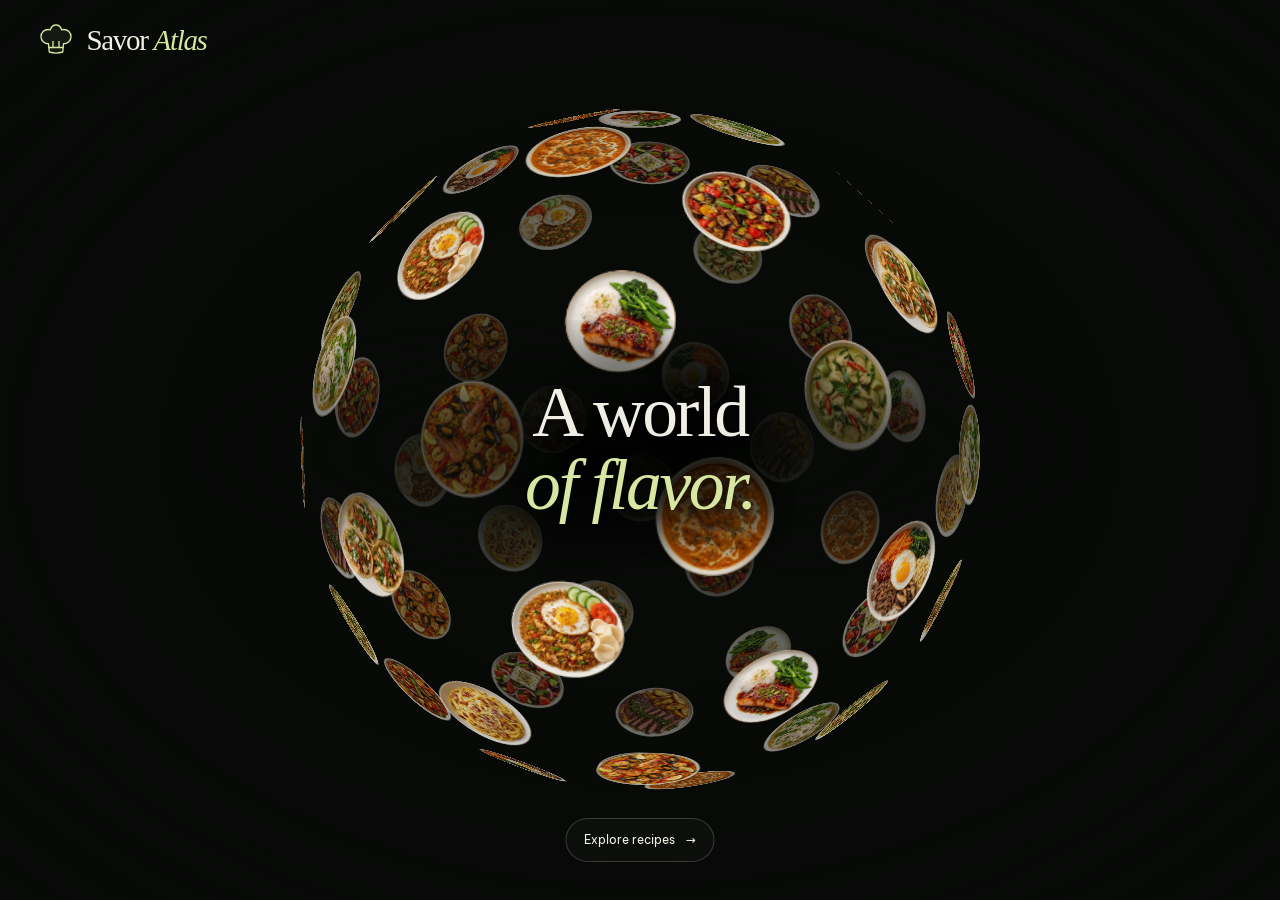
<file: savor-atlas/index.html>
<!doctype html>
<html lang="en">
<head>
<meta charset="utf-8"><meta name="viewport" content="width=device-width,initial-scale=1">
<meta name="description" content="Explore 12 signature dishes from 12 countries. Turn the globe, discover a recipe and cook it step by step.">
<meta name="theme-color" content="#080a08"><title>Savor Atlas — A world of recipes</title>
<link rel="icon" href="assets/cooking/favicon.svg" type="image/svg+xml">
<script>// Keep motion enabled on both the homepage and the standalone/embedded kitchen.
// Legacy saved preferences and OS settings must not disable this experience.
(() => {
  const changes = new EventTarget();
  document.documentElement.dataset.motion = 'full';
  window.SavorAtlasMotion = {
    get matches() { return false; },
    addEventListener(...args) { changes.addEventListener(...args); },
    removeEventListener(...args) { changes.removeEventListener(...args); }
  };
})();
</script>
<style>@font-face{font-family:Be;src:url('assets/cooking/fonts/BeVietnamPro-Regular.ttf');font-display:swap;font-weight:400}
@font-face{font-family:Be;src:url('assets/cooking/fonts/BeVietnamPro-SemiBold.ttf');font-display:swap;font-weight:600}
:root{--bg:#080a08;--panel:#10130f;--ink:#f2efe6;--muted:#a7ab9e;--line:#ffffff24;--accent:#d7e6a0;--serif:Georgia,'Times New Roman',serif;--sans:Be,system-ui,sans-serif;--pad:clamp(18px,3vw,44px);--safe:env(safe-area-inset-bottom,0px);--ease:cubic-bezier(.22,.61,.36,1);--persp:1150px;--cw:170px;--hw:min(58vw,650px)}
*{box-sizing:border-box;margin:0;padding:0}html,body{height:100%;height:100dvh;overflow:hidden;background:var(--bg);color:var(--ink)}body{font:400 14px/1.5 var(--sans);-webkit-font-smoothing:antialiased}button,a{color:inherit;font:inherit;-webkit-tap-highlight-color:transparent;touch-action:manipulation}button{border:0;background:none;cursor:pointer}a{text-decoration:none}img{display:block;max-width:100%}[hidden]{display:none!important}button:focus-visible,a:focus-visible,[tabindex]:focus-visible,summary:focus-visible{outline:2px solid var(--accent);outline-offset:4px}.sr-only{position:absolute;width:1px;height:1px;overflow:hidden;clip:rect(0,0,0,0);white-space:nowrap}.skip-link{position:fixed;z-index:120;top:10px;left:16px;padding:12px 18px;background:var(--accent);color:#192019;transform:translateY(-180%)}.skip-link:focus{transform:none}
header{position:fixed;inset:0 0 auto;z-index:60;display:flex;align-items:center;padding:calc(18px + env(safe-area-inset-top,0px)) var(--pad) 18px;pointer-events:none}.brand{display:flex;align-items:center;gap:12px;min-height:44px;pointer-events:auto}.brand-name{font:400 29px/1 var(--serif);letter-spacing:-.045em}.brand-name em{color:var(--accent)}.brand-mark{display:block;width:36px;height:36px;flex:none;color:var(--accent)}
#stage{position:fixed;inset:0;z-index:10;perspective:var(--persp);perspective-origin:50% 50%;overflow:hidden;touch-action:none;cursor:default;transition:opacity .35s}#stage.dragging{cursor:grabbing}#stage:focus-visible{outline-offset:-5px}#world,#orb{position:absolute;width:0;height:0;transform-style:preserve-3d}#world{top:var(--sphere-y,50%);left:50%;will-change:transform}#orb{top:0;left:0}#headline{position:absolute;top:var(--sphere-y,50%);left:50%;width:var(--hw);margin-left:calc(var(--hw)/-2);text-align:center;font:400 clamp(38px,5.6vw,80px)/1.02 var(--serif);letter-spacing:-.035em;pointer-events:none;user-select:none;text-shadow:0 2px 12px #000,0 4px 50px #0009;z-index:2}#headline .inner{position:absolute;top:0;left:0;width:100%;transform:translateY(-50%)}#headline .inner::before{content:'';position:absolute;inset:-38% -22%;background:radial-gradient(ellipse,#080a08df 0%,#080a08a3 36%,#080a0800 74%);z-index:-1}#headline em{font-weight:400;color:var(--accent)}
.sphere-card{position:absolute;top:0;left:0;width:var(--cw);height:calc(var(--cw)/1.5);margin-left:calc(var(--cw)/-2);margin-top:calc(var(--cw)/-3);cursor:default;user-select:none}.sphere-card figure{position:relative;width:100%;height:100%;overflow:hidden;border-radius:4px;background:#28291e;transition:box-shadow 180ms,filter 180ms}.sphere-card img{width:100%;height:100%;object-fit:cover;pointer-events:none;opacity:0;transition:opacity .5s}.sphere-card img.ready{opacity:1}.sphere-card figure::after{content:'';position:absolute;inset:0;background:rgba(8,10,8,var(--d,0));box-shadow:inset 0 0 0 1px #ffffff18;pointer-events:none}.vignette{position:fixed;inset:0;z-index:12;pointer-events:none;background:radial-gradient(ellipse at center,transparent 37%,#080a0820 68%,#080a08bb 100%)}
.button{display:inline-flex;align-items:center;justify-content:center;gap:10px;min-height:44px;padding:10px 18px;border:1px solid #ffffff30;border-radius:999px;background:#10150e80;font-size:12px;line-height:1.4;transition:background .2s,border-color .2s}.button:hover{border-color:#d7e6a080;background:#d7e6a00d}.hero-cta{position:fixed;z-index:25;left:50%;bottom:calc(38px + var(--safe));transform:translateX(-50%);max-width:calc(100vw - 128px);white-space:nowrap}.load-note{position:fixed;z-index:25;left:50%;bottom:10px;transform:translateX(-50%);max-width:calc(100vw - 112px);white-space:nowrap;text-align:center;font-size:10px;color:#9aa28f}
#recipeView{position:fixed;inset:0;z-index:100;background:#f5f1e8}#recipeFrame{width:100%;height:100%;border:0;display:block;background:#f5f1e8}#viewLoading{position:absolute;inset:0;display:grid;place-items:center;background:#f5f1e8;color:#30372f}#loadingBack{position:absolute;top:20px;right:24px;color:#30372f;border-color:#927044;background:#f5f1e8}body.recipe-view header,body.recipe-view .hero-layer,body.recipe-view .vignette{visibility:hidden}body.recipe-view #stage{opacity:0;pointer-events:none}
@media(max-width:520px){#headline{font-size:clamp(32px,10vw,40px)}.brand-name{font-size:26px}.hero-cta .button{font-size:11px;padding:10px 13px}}
@media(max-height:520px){.hero-cta{bottom:12px}.load-note{display:none}#headline{font-size:clamp(26px,8.5vh,36px)}}
html[data-motion="reduced"] *,html[data-motion="reduced"] *::before,html[data-motion="reduced"] *::after{transition:none!important;animation:none!important;scroll-behavior:auto!important}

/* Each tile shows the complete plate; one-finger rotation still permits pinch zoom. */
#stage{touch-action:pinch-zoom}
.sphere-card img{object-fit:contain;background:transparent}
.sphere-card figure{background:transparent;border-radius:0;overflow:visible}
.sphere-card figure::after{content:none}
.sphere-card img.ready{opacity:calc(1 - var(--d,0))}
.button:active{background:#d7e6a022}
</style>
<link rel="stylesheet" href="assets/cooking/cursors.css">
</head>
<body>
<a class="skip-link" href="#menu" id="skipMenu">Skip to recipes</a>
<header><a class="brand" href="#" id="homeLink" aria-label="Savor Atlas — Home"><svg class="brand-mark" viewBox="0 0 48 48" fill="none" aria-hidden="true" focusable="false"><path d="M14 29C8.5 29 4 24.7 4 19.5S8.3 10 13.5 10c1 0 2 .2 2.9.5C17.6 6.7 20.5 4 24 4s6.4 2.7 7.6 6.5c.9-.3 1.9-.5 2.9-.5 5.2 0 9.5 4.3 9.5 9.5S39.5 29 34 29l-1 11a30 30 0 0 1-18 0l-1-11Z" fill="currentColor" fill-opacity=".07" stroke="currentColor" stroke-width="1.8" stroke-linejoin="round"/><path d="M14.5 34h19M20 26v8m8-8v8" stroke="currentColor" stroke-width="1.8" stroke-linecap="round"/></svg><span class="brand-name">Savor <em>Atlas</em></span></a></header>
<main id="stage" tabindex="0" aria-label="Interactive food globe" aria-describedby="sphereHelp"><div id="world"><div id="orb"></div></div><h1 id="headline"><span class="inner">A world<br><em>of flavor.</em></span></h1></main>
<div class="vignette" aria-hidden="true"></div>
<div class="hero-cta hero-layer"><button class="button" id="browseRecipes">Explore recipes <span aria-hidden="true">→</span></button></div>
<p id="loadNote" class="load-note hero-layer" role="status">Preparing something delicious…</p>
<p class="sr-only" id="sphereHelp">Move your mouse, drag or use arrow keys to turn the decorative globe. Choose Explore recipes to browse the complete collection.</p><p class="sr-only" id="sphereStatus" role="status"></p>
<section id="recipeView" aria-label="Discover world recipes" hidden inert><iframe id="recipeFrame" title="Savor Atlas — Recipes and cooking guides" src="about:blank"></iframe><div id="viewLoading" role="status">Opening the kitchen…</div><button id="loadingBack" class="button">← Back to globe</button></section>
<script>const recipeData={
  "dishes": [
    {
      "id": "teriyaki-salmon",
      "name": "Salmon Teriyaki",
      "country": "Japan",
      "category": "Japan",
      "region": "East Asia",
      "description": "Glossy soy-and-mirin salmon, fluffy short-grain rice and crisp green vegetables. A little Japanese comfort for your dinner table.",
      "image": "teriyaki-salmon.webp",
      "prepMinutes": 10,
      "cookMinutes": 20,
      "totalMinutes": 30,
      "time": "30 min",
      "servings": 2,
      "difficulty": "Home-kitchen friendly",
      "quantities": [
        [
          "Salmon fillets",
          350,
          "g"
        ],
        [
          "Short-grain rice, dry",
          150,
          "g"
        ],
        [
          "Water for rice",
          180,
          "ml"
        ],
        [
          "Broccolini or green beans",
          150,
          "g"
        ],
        [
          "Soy sauce",
          2,
          "tbsp"
        ],
        [
          "Mirin",
          2,
          "tbsp"
        ],
        [
          "Sake",
          1,
          "tbsp"
        ],
        [
          "Sugar",
          1,
          "tsp"
        ],
        [
          "Neutral oil",
          1,
          "tbsp"
        ],
        [
          "Sesame seeds",
          1,
          "tsp"
        ],
        [
          "Scallion",
          1,
          "stalk"
        ]
      ],
      "ingredients": [
        "salmon",
        "rice",
        "soy",
        "seeds"
      ],
      "tags": [
        "Japan",
        "East Asia",
        "Step-by-step"
      ],
      "steps": [
        [
          "Cook the rice",
          "Rinse the rice until the water is mostly clear. Add the measured rice water, or follow your rice cooker’s guidance for the rice you use. Cook, then let it stand covered for 10 minutes."
        ],
        [
          "Mix the teriyaki sauce",
          "Stir together soy sauce, mirin, sake and sugar. Pat the salmon dry and check for pin bones. Thinly slice the scallion."
        ],
        [
          "Cook the vegetables",
          "Steam the broccolini or green beans for 3–5 minutes until bright and tender. Set aside while you cook the fish."
        ],
        [
          "Sear and glaze the salmon",
          "Heat the oil over medium heat. Place the salmon skin-side down for about 4–5 minutes, turn and cook the other side. Add the sauce and simmer gently, spooning it over the fish. Check the thickest part reaches 63°C / 145°F."
        ],
        [
          "Bring it to the table",
          "Serve the glazed salmon with rice and vegetables. Spoon over a little reduced sauce and finish with sesame seeds and scallion."
        ]
      ],
      "tip": "Reduce the glaze gently: soy sauce can become too salty if boiled down too far.",
      "safety": "Cook fish and shellfish to 63°C / 145°F, checked with a food thermometer. Cooking times vary with the thickness of the food.",
      "safetySource": "https://www.fsis.usda.gov/food-safety/safe-food-handling-and-preparation/food-safety-basics/safe-temperature-chart",
      "safetySourceLabel": "Safe cooking temperatures — USDA FSIS"
    },
    {
      "id": "argentine-steak",
      "name": "Bife de Chorizo",
      "country": "Argentina",
      "category": "Argentina",
      "region": "South America",
      "description": "Argentine striploin steak with parsley chimichurri and golden potato wedges. Despite its name, this is a steak, not a sausage.",
      "image": "argentine-steak.webp",
      "prepMinutes": 15,
      "cookMinutes": 30,
      "totalMinutes": 45,
      "time": "45 min",
      "servings": 2,
      "difficulty": "Home-kitchen friendly",
      "quantities": [
        [
          "Striploin steak",
          400,
          "g"
        ],
        [
          "Potatoes",
          350,
          "g"
        ],
        [
          "Flat-leaf parsley",
          20,
          "g"
        ],
        [
          "Garlic",
          2,
          "cloves"
        ],
        [
          "Olive oil",
          3,
          "tbsp"
        ],
        [
          "Red wine vinegar",
          1,
          "tbsp"
        ],
        [
          "Dried oregano",
          0.5,
          "tsp"
        ],
        [
          "Chili flakes",
          0.25,
          "tsp"
        ],
        [
          "Salt",
          0.5,
          "tsp"
        ],
        [
          "Black pepper",
          0.25,
          "tsp"
        ]
      ],
      "ingredients": [
        "beef",
        "potato",
        "herbs",
        "garlic"
      ],
      "tags": [
        "Argentina",
        "South America",
        "Step-by-step"
      ],
      "steps": [
        [
          "Roast the potatoes",
          "Heat the oven to 220°C / 425°F. Cut potatoes into wedges and toss with one third of the oil and a little salt. Roast for 25–30 minutes, turning once, until tender and golden."
        ],
        [
          "Make the chimichurri",
          "Finely chop parsley and garlic. Mix with the remaining olive oil, vinegar, oregano, chili flakes and a little salt. Let it sit while the steak cooks."
        ],
        [
          "Sear the steak",
          "Pat the steak dry and season with the remaining salt and pepper. Heat a heavy pan over medium-high heat. Sear for roughly 3–4 minutes per side; adjust for thickness and reduce the heat if the surface darkens too quickly."
        ],
        [
          "Check and rest",
          "Use a food thermometer: the middle of a whole-cut steak should reach at least 63°C / 145°F. Rest on a clean plate for at least 3 minutes before slicing."
        ],
        [
          "Serve with the herbs",
          "Slice across the grain, spoon chimichurri over the steak and add the potato wedges. Put any extra chimichurri on the table."
        ]
      ],
      "tip": "Chop the herbs by hand for a loose, bright chimichurri rather than a smooth puree.",
      "safety": "For whole-cut beef, reach at least 63°C / 145°F and rest for at least 3 minutes before slicing. Use a food thermometer rather than color alone.",
      "safetySource": "https://www.fsis.usda.gov/food-safety/safe-food-handling-and-preparation/food-safety-basics/safe-temperature-chart",
      "safetySourceLabel": "Safe cooking temperatures — USDA FSIS"
    },
    {
      "id": "thai-green-curry",
      "name": "Thai Green Curry",
      "country": "Thailand",
      "category": "Thailand",
      "region": "Southeast Asia",
      "description": "Fragrant green curry with chicken, coconut milk, tender eggplant and Thai basil. A home-kitchen version of gaeng khiao wan gai.",
      "image": "thai-green-curry.webp",
      "prepMinutes": 15,
      "cookMinutes": 20,
      "totalMinutes": 35,
      "time": "35 min",
      "servings": 2,
      "difficulty": "Home-kitchen friendly",
      "quantities": [
        [
          "Boneless chicken thigh",
          300,
          "g"
        ],
        [
          "Coconut milk",
          400,
          "ml"
        ],
        [
          "Thai green curry paste",
          1.5,
          "tbsp"
        ],
        [
          "Thai eggplants or small eggplant",
          200,
          "g"
        ],
        [
          "Water or unsalted stock",
          100,
          "ml"
        ],
        [
          "Fish sauce",
          1,
          "tbsp"
        ],
        [
          "Palm or brown sugar",
          1,
          "tsp"
        ],
        [
          "Thai basil",
          10,
          "g"
        ],
        [
          "Makrut lime leaves",
          3,
          "leaves"
        ],
        [
          "Red chili",
          0.5,
          "piece"
        ],
        [
          "Neutral oil",
          1,
          "tbsp"
        ],
        [
          "Jasmine rice, dry",
          150,
          "g"
        ]
      ],
      "ingredients": [
        "chicken",
        "coconut",
        "eggplant",
        "herbs"
      ],
      "tags": [
        "Thailand",
        "Southeast Asia",
        "Step-by-step"
      ],
      "steps": [
        [
          "Prepare the rice and vegetables",
          "Cook jasmine rice according to its package instructions. Cut eggplant into bite-size pieces, slice the chili and tear the lime leaves. Slice the chicken using a separate board."
        ],
        [
          "Bloom the curry paste",
          "Heat the oil over medium heat. Stir in the green curry paste for about 1 minute until fragrant; lower the heat if it catches."
        ],
        [
          "Build the coconut sauce",
          "Stir in a little coconut milk until the paste loosens, then add the rest along with the stock or water and lime leaves. Bring to a gentle simmer."
        ],
        [
          "Simmer the chicken and eggplant",
          "Add chicken and eggplant. Simmer gently for 10–15 minutes, until the eggplant is tender and the thickest chicken pieces reach 74°C / 165°F."
        ],
        [
          "Balance and finish",
          "Add fish sauce and sugar a little at a time, tasting as you go because curry pastes vary in saltiness. Stir in Thai basil and chili, remove the lime leaves and serve with rice."
        ]
      ],
      "tip": "Start with less curry paste if you are sensitive to heat; you can add more before the chicken goes in.",
      "safety": "Cook chicken to 74°C / 165°F at its thickest point, checked with a food thermometer. Keep raw poultry and its utensils separate from ready-to-eat ingredients.",
      "safetySource": "https://www.fsis.usda.gov/food-safety/safe-food-handling-and-preparation/food-safety-basics/safe-temperature-chart",
      "safetySourceLabel": "Safe cooking temperatures — USDA FSIS"
    },
    {
      "id": "chicken-pho",
      "name": "Chicken Pho",
      "country": "Vietnam",
      "category": "Vietnam",
      "region": "Southeast Asia",
      "description": "A weeknight take on Vietnam’s pho ga: clear, ginger-scented broth, tender chicken, rice noodles and a generous handful of herbs.",
      "image": "chicken-pho.webp",
      "prepMinutes": 15,
      "cookMinutes": 30,
      "totalMinutes": 45,
      "time": "45 min",
      "servings": 2,
      "difficulty": "Home-kitchen friendly",
      "quantities": [
        [
          "Boneless chicken breast",
          300,
          "g"
        ],
        [
          "Unsalted chicken stock",
          1200,
          "ml"
        ],
        [
          "Dried flat rice noodles",
          160,
          "g"
        ],
        [
          "Onion",
          1,
          "piece"
        ],
        [
          "Fresh ginger",
          30,
          "g"
        ],
        [
          "Star anise",
          2,
          "pieces"
        ],
        [
          "Cinnamon stick",
          0.5,
          "piece"
        ],
        [
          "Fish sauce",
          1.5,
          "tbsp"
        ],
        [
          "Sugar",
          1,
          "tsp"
        ],
        [
          "Scallions",
          2,
          "stalks"
        ],
        [
          "Cilantro and Thai basil",
          20,
          "g"
        ],
        [
          "Lime",
          1,
          "piece"
        ]
      ],
      "ingredients": [
        "chicken",
        "noodles",
        "ginger",
        "herbs"
      ],
      "tags": [
        "Vietnam",
        "Southeast Asia",
        "Step-by-step"
      ],
      "steps": [
        [
          "Toast the aromatics",
          "Halve the onion and ginger. Place cut-side down in a dry pan over medium-high heat for a few minutes until lightly charred. Briefly toast star anise and cinnamon until fragrant."
        ],
        [
          "Infuse the broth",
          "Add stock, onion, ginger and spices to a pot. Bring to a simmer and infuse for 10 minutes. This shortcut uses prepared stock rather than a long-simmered bone broth."
        ],
        [
          "Poach the chicken",
          "Add chicken and maintain a gentle simmer for about 12–18 minutes. Check the thickest part reaches 74°C / 165°F, then transfer to a clean plate and shred or slice."
        ],
        [
          "Prepare the noodles",
          "Cook rice noodles according to the packet, drain and divide between warm bowls. Thinly slice scallions and rinse the herbs."
        ],
        [
          "Season and assemble",
          "Strain the broth and season with fish sauce and sugar to taste. Add chicken to the noodles, pour over piping-hot broth, and finish with scallions, herbs and lime wedges."
        ]
      ],
      "tip": "A gentle simmer keeps the broth clear. Taste before adding more fish sauce because prepared stocks differ.",
      "safety": "Cook chicken to 74°C / 165°F at its thickest point, checked with a food thermometer. Keep raw poultry and its utensils separate from ready-to-eat ingredients.",
      "safetySource": "https://www.fsis.usda.gov/food-safety/safe-food-handling-and-preparation/food-safety-basics/safe-temperature-chart",
      "safetySourceLabel": "Safe cooking temperatures — USDA FSIS"
    },
    {
      "id": "carbonara",
      "name": "Spaghetti Carbonara",
      "country": "Italy",
      "category": "Italy",
      "region": "Southern Europe",
      "description": "A Roman classic of spaghetti, guanciale, Pecorino and black pepper. The silky sauce comes from eggs and pasta water, not cream.",
      "image": "carbonara.webp",
      "prepMinutes": 10,
      "cookMinutes": 15,
      "totalMinutes": 25,
      "time": "25 min",
      "servings": 2,
      "difficulty": "Home-kitchen friendly",
      "quantities": [
        [
          "Spaghetti",
          180,
          "g"
        ],
        [
          "Guanciale",
          80,
          "g"
        ],
        [
          "Pasteurized whole egg",
          1,
          "piece"
        ],
        [
          "Pasteurized egg yolks",
          2,
          "pieces"
        ],
        [
          "Pecorino Romano, grated",
          45,
          "g"
        ],
        [
          "Black pepper",
          0.5,
          "tsp"
        ],
        [
          "Salt for pasta water",
          1,
          "tsp"
        ],
        [
          "Reserved pasta water",
          120,
          "ml"
        ]
      ],
      "ingredients": [
        "pasta",
        "egg",
        "pecorino",
        "pepper"
      ],
      "tags": [
        "Italy",
        "Southern Europe",
        "Step-by-step"
      ],
      "steps": [
        [
          "Start the pasta",
          "Bring a pot of water to a boil and add a modest amount of salt. Cook spaghetti until al dente, following its package timing. Reserve the measured pasta water before draining."
        ],
        [
          "Render the guanciale",
          "Cut guanciale into small strips or cubes. Place in a cool skillet, bring to medium heat and cook for about 5–8 minutes until golden and its fat has rendered."
        ],
        [
          "Whisk the egg mixture",
          "In a bowl, whisk pasteurized egg and yolks with Pecorino and most of the black pepper. Add a spoonful of warm pasta water to loosen the mixture."
        ],
        [
          "Toss away from direct heat",
          "Toss drained pasta with guanciale and its fat. Take the pan completely off the heat and wait briefly so it is not sizzling, then add the egg mixture while tossing constantly."
        ],
        [
          "Make it silky",
          "Add reserved pasta water a little at a time until the sauce is glossy and coats the strands. Serve immediately with remaining pepper and a little extra cheese if desired."
        ]
      ],
      "tip": "Keep the pan off direct heat when adding the eggs. A hot, dry pan will scramble the sauce.",
      "safety": "Use pasteurized eggs for this gently heated sauce. Residual pasta heat does not reliably make an ordinary raw egg safe.",
      "safetySource": "https://www.fda.gov/food/buy-store-serve-safe-food/what-you-need-know-about-egg-safety",
      "safetySourceLabel": "Egg safety — FDA"
    },
    {
      "id": "seafood-paella",
      "name": "Seafood Paella",
      "country": "Spain",
      "category": "Spain",
      "region": "Southern Europe",
      "description": "Saffron-gold rice, shrimp, mussels and sweet pepper, cooked in a wide pan. A seafood paella adapted for a home stovetop.",
      "image": "seafood-paella.webp",
      "prepMinutes": 15,
      "cookMinutes": 30,
      "totalMinutes": 45,
      "time": "45 min",
      "servings": 2,
      "difficulty": "Home-kitchen friendly",
      "quantities": [
        [
          "Bomba or other paella rice",
          180,
          "g"
        ],
        [
          "Raw shrimp",
          200,
          "g"
        ],
        [
          "Fresh mussels, scrubbed",
          250,
          "g"
        ],
        [
          "Hot seafood stock",
          650,
          "ml"
        ],
        [
          "Tomato, grated",
          120,
          "g"
        ],
        [
          "Red bell pepper",
          100,
          "g"
        ],
        [
          "Garlic",
          2,
          "cloves"
        ],
        [
          "Olive oil",
          2,
          "tbsp"
        ],
        [
          "Smoked paprika",
          0.5,
          "tsp"
        ],
        [
          "Saffron",
          0.1,
          "g"
        ],
        [
          "Lemon",
          1,
          "piece"
        ],
        [
          "Salt",
          0.25,
          "tsp"
        ]
      ],
      "ingredients": [
        "rice",
        "shrimp",
        "saffron",
        "tomato"
      ],
      "tags": [
        "Spain",
        "Southern Europe",
        "Step-by-step"
      ],
      "steps": [
        [
          "Prepare the seafood",
          "Clean the shrimp and scrub and debeard the mussels. Discard cracked mussels and any open ones that do not close when tapped. Warm the stock and add saffron."
        ],
        [
          "Build the sofrito",
          "Heat oil in a wide skillet. Soften sliced pepper for 4–5 minutes. Add minced garlic, grated tomato and paprika; cook for 3–4 minutes until the tomato thickens."
        ],
        [
          "Add the rice",
          "Stir in the dry rice for 1 minute. Pour in hot saffron stock, spread the rice into an even layer and bring to a steady simmer. Taste the liquid and adjust salt if needed."
        ],
        [
          "Cook without constant stirring",
          "Simmer for about 10 minutes, then arrange the seafood on top. Cook another 8–12 minutes, adding a little hot water if needed. Seafood should reach 63°C / 145°F; discard mussels that remain closed after cooking."
        ],
        [
          "Rest and serve",
          "When the rice is tender and the liquid absorbed, remove from heat and cover loosely for 5 minutes. Serve with lemon wedges. Avoid scraping the pan if the bottom has burned."
        ]
      ],
      "tip": "The rice should simmer in a thin, even layer. Use a wider pan, rather than a deeper pot, when scaling up.",
      "safety": "Cook fish and shellfish to 63°C / 145°F, checked with a food thermometer. Cooking times vary with the thickness of the food.",
      "safetySource": "https://www.fsis.usda.gov/food-safety/safe-food-handling-and-preparation/food-safety-basics/safe-temperature-chart",
      "safetySourceLabel": "Safe cooking temperatures — USDA FSIS"
    },
    {
      "id": "butter-chicken",
      "name": "Butter Chicken",
      "country": "India",
      "category": "India",
      "region": "South Asia",
      "description": "A home-style murgh makhani with tender chicken, spiced tomato sauce, butter and a swirl of cream. Rich, fragrant and gently warming.",
      "image": "butter-chicken.webp",
      "prepMinutes": 25,
      "cookMinutes": 25,
      "totalMinutes": 50,
      "time": "50 min",
      "servings": 2,
      "difficulty": "Home-kitchen friendly",
      "quantities": [
        [
          "Boneless chicken thigh",
          350,
          "g"
        ],
        [
          "Plain yogurt",
          80,
          "g"
        ],
        [
          "Crushed tomatoes",
          300,
          "g"
        ],
        [
          "Butter",
          25,
          "g"
        ],
        [
          "Heavy cream",
          60,
          "ml"
        ],
        [
          "Garlic",
          3,
          "cloves"
        ],
        [
          "Fresh ginger",
          15,
          "g"
        ],
        [
          "Garam masala",
          1,
          "tsp"
        ],
        [
          "Ground cumin",
          0.5,
          "tsp"
        ],
        [
          "Kashmiri chili powder",
          0.5,
          "tsp"
        ],
        [
          "Dried fenugreek leaves",
          1,
          "tsp"
        ],
        [
          "Salt",
          0.5,
          "tsp"
        ],
        [
          "Basmati rice, dry",
          150,
          "g"
        ]
      ],
      "ingredients": [
        "chicken",
        "tomato",
        "butter",
        "spices"
      ],
      "tags": [
        "India",
        "South Asia",
        "Step-by-step"
      ],
      "steps": [
        [
          "Marinate the chicken",
          "Cut chicken into bite-size pieces. Mix with yogurt, half the grated garlic and ginger, half the garam masala, cumin, chili powder and a little salt. Cover and refrigerate for 20 minutes."
        ],
        [
          "Prepare the rice",
          "Cook basmati rice according to its packet instructions while the chicken marinates. Keep it covered until serving."
        ],
        [
          "Brown the chicken",
          "Heat half the butter in a skillet over medium heat. Lift chicken from the marinade and brown for 2–3 minutes per side. It will finish cooking in the sauce. Discard leftover raw marinade."
        ],
        [
          "Make the tomato sauce",
          "Add remaining butter, garlic and ginger to a clean section of the pan. Stir briefly, then add tomatoes and remaining garam masala. Simmer for 10 minutes; add a splash of water if too thick."
        ],
        [
          "Finish gently",
          "Return chicken to the sauce and simmer until every piece reaches 74°C / 165°F. Lower the heat and stir in cream and crushed fenugreek. Taste, adjust salt and serve with rice."
        ]
      ],
      "tip": "Do not boil hard after adding cream. A longer refrigerated marinade is optional; the stated time includes a short 20-minute marinade.",
      "safety": "Cook chicken to 74°C / 165°F at its thickest point, checked with a food thermometer. Keep raw poultry and its utensils separate from ready-to-eat ingredients.",
      "safetySource": "https://www.fsis.usda.gov/food-safety/safe-food-handling-and-preparation/food-safety-basics/safe-temperature-chart",
      "safetySourceLabel": "Safe cooking temperatures — USDA FSIS"
    },
    {
      "id": "ratatouille",
      "name": "Ratatouille",
      "country": "France",
      "category": "France",
      "region": "Western Europe",
      "description": "A rustic Provençal vegetable stew of eggplant, zucchini, peppers and ripe tomatoes. Simple ingredients, softened slowly into something generous.",
      "image": "ratatouille.webp",
      "prepMinutes": 15,
      "cookMinutes": 35,
      "totalMinutes": 50,
      "time": "50 min",
      "servings": 2,
      "difficulty": "Home-kitchen friendly",
      "quantities": [
        [
          "Eggplant",
          250,
          "g"
        ],
        [
          "Zucchini",
          200,
          "g"
        ],
        [
          "Bell pepper",
          150,
          "g"
        ],
        [
          "Ripe tomatoes",
          300,
          "g"
        ],
        [
          "Onion",
          1,
          "piece"
        ],
        [
          "Garlic",
          2,
          "cloves"
        ],
        [
          "Olive oil",
          3,
          "tbsp"
        ],
        [
          "Fresh basil",
          10,
          "g"
        ],
        [
          "Dried thyme",
          0.5,
          "tsp"
        ],
        [
          "Salt",
          0.5,
          "tsp"
        ],
        [
          "Black pepper",
          0.25,
          "tsp"
        ]
      ],
      "ingredients": [
        "eggplant",
        "zucchini",
        "tomato",
        "herbs"
      ],
      "tags": [
        "France",
        "Western Europe",
        "Step-by-step"
      ],
      "steps": [
        [
          "Cut the vegetables",
          "Dice eggplant, zucchini, pepper and tomatoes into similar bite-size pieces. Chop onion and garlic. Keep each vegetable separate."
        ],
        [
          "Brown the eggplant",
          "Heat half the oil in a wide, heavy pot over medium heat. Brown eggplant for 6–8 minutes, working in batches if necessary. Transfer to a bowl."
        ],
        [
          "Soften the base",
          "Add the remaining oil and soften onion and pepper for 5 minutes. Stir in garlic, then zucchini, and cook for another 3–4 minutes."
        ],
        [
          "Simmer slowly",
          "Return eggplant and add tomatoes, thyme, salt and pepper. Cover and simmer gently for 20–25 minutes, stirring occasionally. Uncover toward the end if the stew is too watery."
        ],
        [
          "Finish with basil",
          "Taste and adjust seasoning. Tear basil over the vegetables and let the pot rest for a few minutes before serving with bread, rice or on its own."
        ]
      ],
      "tip": "Browning the eggplant separately adds flavor and keeps the vegetables from collapsing into a puree.",
      "safety": "",
      "safetySource": "https://www.fsis.usda.gov/food-safety/safe-food-handling-and-preparation/food-safety-basics/safe-temperature-chart",
      "safetySourceLabel": "Safe cooking temperatures — USDA FSIS"
    },
    {
      "id": "bibimbap",
      "name": "Bibimbap",
      "country": "South Korea",
      "category": "South Korea",
      "region": "East Asia",
      "description": "A colorful rice bowl with separately cooked vegetables, savory beef, gochujang and a fried egg. Mix everything together just before eating.",
      "image": "bibimbap.webp",
      "prepMinutes": 20,
      "cookMinutes": 20,
      "totalMinutes": 40,
      "time": "40 min",
      "servings": 2,
      "difficulty": "Home-kitchen friendly",
      "quantities": [
        [
          "Short-grain rice, dry",
          150,
          "g"
        ],
        [
          "Water for rice",
          180,
          "ml"
        ],
        [
          "Beef sirloin, thinly sliced",
          180,
          "g"
        ],
        [
          "Carrot",
          100,
          "g"
        ],
        [
          "Spinach",
          100,
          "g"
        ],
        [
          "Bean sprouts",
          100,
          "g"
        ],
        [
          "Shiitake mushrooms",
          100,
          "g"
        ],
        [
          "Eggs",
          2,
          "pieces"
        ],
        [
          "Gochujang",
          1,
          "tbsp"
        ],
        [
          "Soy sauce",
          1,
          "tbsp"
        ],
        [
          "Sesame oil",
          2,
          "tsp"
        ],
        [
          "Neutral oil",
          1,
          "tbsp"
        ],
        [
          "Sesame seeds",
          1,
          "tsp"
        ],
        [
          "Garlic",
          1,
          "clove"
        ]
      ],
      "ingredients": [
        "rice",
        "beef",
        "egg",
        "gochujang"
      ],
      "tags": [
        "South Korea",
        "East Asia",
        "Step-by-step"
      ],
      "steps": [
        [
          "Cook rice and prepare the toppings",
          "Rinse and cook rice with its measured water, following your rice cooker’s guidance. Julienne carrots, slice mushrooms and mince garlic. Rinse spinach and bean sprouts."
        ],
        [
          "Cook the vegetables separately",
          "Blanch spinach and bean sprouts until tender, drain well and season with a little sesame oil. Sauté carrots and mushrooms separately in small portions of neutral oil."
        ],
        [
          "Cook the beef",
          "Toss beef with soy sauce and garlic. Stir-fry over medium-high heat until cooked through. For whole-cut beef, check 63°C / 145°F and allow at least 3 minutes of rest before serving."
        ],
        [
          "Prepare sauce and eggs",
          "Loosen gochujang with a little water and remaining sesame oil. Fry the eggs in the remaining neutral oil until the whites and yolks are firm."
        ],
        [
          "Arrange, then mix",
          "Divide rice between bowls. Arrange each vegetable and beef in separate sections. Add the eggs, gochujang sauce and sesame seeds. Mix thoroughly at the table so every bite gets a little of everything."
        ]
      ],
      "tip": "Cook each topping separately so its flavor and color stay distinct. Add gochujang gradually to control the heat.",
      "safety": "For whole-cut beef, reach at least 63°C / 145°F and rest for at least 3 minutes before slicing. Use a food thermometer rather than color alone. Cook eggs until both whites and yolks are firm.",
      "safetySource": "https://www.fsis.usda.gov/food-safety/safe-food-handling-and-preparation/food-safety-basics/safe-temperature-chart",
      "safetySourceLabel": "Safe cooking temperatures — USDA FSIS"
    },
    {
      "id": "chicken-tacos",
      "name": "Chicken Tacos",
      "country": "Mexico",
      "category": "Mexico",
      "region": "North America",
      "description": "Soft corn tortillas with lime-marinated chicken, white onion, cilantro and salsa. Bright, simple tacos made for sharing.",
      "image": "chicken-tacos.webp",
      "prepMinutes": 20,
      "cookMinutes": 15,
      "totalMinutes": 35,
      "time": "35 min",
      "servings": 2,
      "difficulty": "Home-kitchen friendly",
      "quantities": [
        [
          "Boneless chicken thigh",
          350,
          "g"
        ],
        [
          "Small corn tortillas",
          6,
          "pieces"
        ],
        [
          "Limes",
          2,
          "pieces"
        ],
        [
          "White onion",
          0.5,
          "piece"
        ],
        [
          "Cilantro",
          15,
          "g"
        ],
        [
          "Red salsa",
          4,
          "tbsp"
        ],
        [
          "Neutral oil",
          1,
          "tbsp"
        ],
        [
          "Ground cumin",
          0.5,
          "tsp"
        ],
        [
          "Smoked paprika",
          0.5,
          "tsp"
        ],
        [
          "Dried oregano",
          0.5,
          "tsp"
        ],
        [
          "Garlic",
          2,
          "cloves"
        ],
        [
          "Salt",
          0.5,
          "tsp"
        ]
      ],
      "ingredients": [
        "chicken",
        "tortilla",
        "lime",
        "herbs"
      ],
      "tags": [
        "Mexico",
        "North America",
        "Step-by-step"
      ],
      "steps": [
        [
          "Marinate the chicken",
          "Mix the oil, juice from half the limes, minced garlic, cumin, paprika, oregano and salt. Coat chicken and refrigerate for 15 minutes. Reserve the remaining limes for serving."
        ],
        [
          "Prepare the fresh toppings",
          "Finely chop onion and cilantro. Put them in separate bowls with the salsa. Keep this work surface separate from raw chicken preparation."
        ],
        [
          "Sear the chicken",
          "Heat a skillet over medium-high heat. Lift chicken from the marinade and cook for about 5–7 minutes per side, adjusting heat for thickness. Check the thickest part reaches 74°C / 165°F. Discard leftover raw marinade."
        ],
        [
          "Rest and warm the tortillas",
          "Rest chicken on a clean board for 3 minutes, then chop into small pieces. Warm corn tortillas briefly on both sides in a dry pan and keep wrapped in a clean towel."
        ],
        [
          "Build your tacos",
          "Fill the warm tortillas with chicken. Add onion, cilantro and salsa, then squeeze lime over each taco. Serve immediately while the tortillas are soft."
        ]
      ],
      "tip": "Warm tortillas one at a time and keep them covered; cold corn tortillas are more likely to split.",
      "safety": "Cook chicken to 74°C / 165°F at its thickest point, checked with a food thermometer. Keep raw poultry and its utensils separate from ready-to-eat ingredients.",
      "safetySource": "https://www.fsis.usda.gov/food-safety/safe-food-handling-and-preparation/food-safety-basics/safe-temperature-chart",
      "safetySourceLabel": "Safe cooking temperatures — USDA FSIS"
    },
    {
      "id": "greek-salad",
      "name": "Horiatiki Salad",
      "country": "Greece",
      "category": "Greece",
      "region": "Southern Europe",
      "description": "Greece’s village salad: ripe tomatoes, cucumber, olives and a generous piece of feta. No lettuce needed—let the vegetables do the talking.",
      "image": "greek-salad.webp",
      "prepMinutes": 15,
      "cookMinutes": 0,
      "totalMinutes": 15,
      "time": "15 min",
      "servings": 2,
      "difficulty": "Home-kitchen friendly",
      "quantities": [
        [
          "Ripe tomatoes",
          300,
          "g"
        ],
        [
          "Cucumber",
          200,
          "g"
        ],
        [
          "Green bell pepper",
          100,
          "g"
        ],
        [
          "Red onion",
          0.5,
          "piece"
        ],
        [
          "Feta cheese",
          120,
          "g"
        ],
        [
          "Kalamata olives",
          60,
          "g"
        ],
        [
          "Extra-virgin olive oil",
          2,
          "tbsp"
        ],
        [
          "Red wine vinegar",
          1,
          "tbsp"
        ],
        [
          "Dried oregano",
          0.5,
          "tsp"
        ],
        [
          "Salt",
          0.25,
          "tsp"
        ]
      ],
      "ingredients": [
        "tomato",
        "cucumber",
        "feta",
        "olive"
      ],
      "tags": [
        "Greece",
        "Southern Europe",
        "Step-by-step"
      ],
      "steps": [
        [
          "Prepare the vegetables",
          "Wash and dry tomatoes, cucumber and pepper. Cut tomatoes into wedges and cucumber into chunky half-moons. Slice pepper into thin strips."
        ],
        [
          "Slice the onion",
          "Thinly slice the red onion. If you prefer a milder flavor, soak it in cold water for 5 minutes, then drain thoroughly."
        ],
        [
          "Dress lightly",
          "Combine vegetables and olives in a bowl. Add olive oil, vinegar and a small pinch of salt. Toss gently; remember feta and olives will add salt too."
        ],
        [
          "Add the feta",
          "Place the feta on top in one generous piece or a few large chunks. Sprinkle with oregano and spoon a little dressing over it."
        ],
        [
          "Serve straight away",
          "Let the salad stand for 5 minutes so the tomatoes release some juice, then serve. A piece of bread is lovely for the dressing left in the bowl."
        ]
      ],
      "tip": "Use the ripest tomatoes you can find, and keep the feta in generous pieces rather than crumbling it finely.",
      "safety": "",
      "safetySource": "https://www.fsis.usda.gov/food-safety/safe-food-handling-and-preparation/food-safety-basics/safe-temperature-chart",
      "safetySourceLabel": "Safe cooking temperatures — USDA FSIS"
    },
    {
      "id": "nasi-goreng",
      "name": "Nasi Goreng",
      "country": "Indonesia",
      "category": "Indonesia",
      "region": "Southeast Asia",
      "description": "Indonesian fried rice with sweet kecap manis, savory chicken and a fried egg. Cucumber, tomato and crackers bring freshness and crunch.",
      "image": "nasi-goreng.webp",
      "prepMinutes": 15,
      "cookMinutes": 15,
      "totalMinutes": 30,
      "time": "30 min",
      "servings": 2,
      "difficulty": "Home-kitchen friendly",
      "quantities": [
        [
          "Cooked, chilled rice",
          400,
          "g"
        ],
        [
          "Boneless chicken thigh",
          180,
          "g"
        ],
        [
          "Eggs",
          2,
          "pieces"
        ],
        [
          "Shallots",
          2,
          "pieces"
        ],
        [
          "Garlic",
          2,
          "cloves"
        ],
        [
          "Kecap manis",
          1.5,
          "tbsp"
        ],
        [
          "Sambal oelek",
          1,
          "tsp"
        ],
        [
          "Fish sauce",
          1,
          "tsp"
        ],
        [
          "Neutral oil",
          1.5,
          "tbsp"
        ],
        [
          "Scallions",
          2,
          "stalks"
        ],
        [
          "Cucumber",
          100,
          "g"
        ],
        [
          "Tomato",
          100,
          "g"
        ],
        [
          "Shrimp crackers",
          4,
          "pieces"
        ]
      ],
      "ingredients": [
        "rice",
        "chicken",
        "egg",
        "kecap"
      ],
      "tags": [
        "Indonesia",
        "Southeast Asia",
        "Step-by-step"
      ],
      "steps": [
        [
          "Prepare cold rice and aromatics",
          "Use rice that was cooled promptly and refrigerated, not rice left at room temperature overnight. Break up clumps. Mince shallots and garlic and dice the chicken on a separate board."
        ],
        [
          "Fry the eggs",
          "Heat a little oil in a skillet. Fry eggs until both whites and yolks are firm, then transfer to a clean plate and keep warm."
        ],
        [
          "Cook the chicken",
          "Add remaining oil and soften shallots and garlic for 1 minute. Add chicken and stir-fry until it reaches 74°C / 165°F in the thickest pieces."
        ],
        [
          "Fry the rice",
          "Add sambal, then rice. Toss over medium-high heat, breaking up clumps. Stir in kecap manis and fish sauce. Reheat the rice thoroughly to 74°C / 165°F, then fold in sliced scallions."
        ],
        [
          "Plate with a fresh finish",
          "Divide fried rice between plates, top with the eggs, and add sliced cucumber, tomato and shrimp crackers. Serve immediately."
        ]
      ],
      "tip": "Cold, separate rice grains fry better than freshly cooked wet rice. Scale up by cooking in batches, not by overcrowding the pan.",
      "safety": "Use promptly cooled, refrigerated cooked rice and reheat it to 74°C / 165°F. Cook chicken to 74°C / 165°F and eggs until both whites and yolks are firm.",
      "safetySource": "https://www.fsis.usda.gov/food-safety/safe-food-handling-and-preparation/food-safety-basics/leftovers-and-food-safety",
      "safetySourceLabel": "Safe cooking temperatures — USDA FSIS"
    }
  ],
  "ingredientCatalog": {
    "salmon": [
      "Salmon",
      0
    ],
    "beef": [
      "Beef",
      1
    ],
    "chicken": [
      "Chicken",
      2
    ],
    "rice": [
      "Rice",
      3
    ],
    "asparagus": [
      "Asparagus",
      5
    ],
    "potato": [
      "Potatoes",
      6
    ],
    "garlic": [
      "Garlic",
      7
    ],
    "butter": [
      "Butter",
      9
    ],
    "herbs": [
      "Fresh herbs",
      13
    ],
    "seeds": [
      "Sesame",
      19,
      "world"
    ],
    "lemon": [
      "Lemon",
      16
    ],
    "pepper": [
      "Black pepper",
      17
    ],
    "tomato": [
      "Tomatoes",
      18
    ],
    "soy": [
      "Soy sauce",
      0,
      "world"
    ],
    "coconut": [
      "Coconut milk",
      1,
      "world"
    ],
    "eggplant": [
      "Eggplant",
      2,
      "world"
    ],
    "noodles": [
      "Rice noodles",
      3,
      "world"
    ],
    "ginger": [
      "Ginger",
      4,
      "world"
    ],
    "pasta": [
      "Spaghetti",
      5,
      "world"
    ],
    "egg": [
      "Eggs",
      6,
      "world"
    ],
    "pecorino": [
      "Pecorino",
      7,
      "world"
    ],
    "shrimp": [
      "Shrimp",
      8,
      "world"
    ],
    "saffron": [
      "Saffron",
      9,
      "world"
    ],
    "spices": [
      "Spice blend",
      10,
      "world"
    ],
    "zucchini": [
      "Zucchini",
      11,
      "world"
    ],
    "gochujang": [
      "Gochujang",
      12,
      "world"
    ],
    "tortilla": [
      "Corn tortillas",
      13,
      "world"
    ],
    "lime": [
      "Lime",
      14,
      "world"
    ],
    "cucumber": [
      "Cucumber",
      15,
      "world"
    ],
    "feta": [
      "Feta",
      16,
      "world"
    ],
    "olive": [
      "Olives",
      17,
      "world"
    ],
    "kecap": [
      "Kecap manis",
      18,
      "world"
    ]
  }
}
;
'use strict';
const $=s=>document.querySelector(s),root=document.documentElement,stage=$('#stage'),world=$('#world'),orb=$('#orb');
const recipeView=$('#recipeView'),recipeFrame=$('#recipeFrame');
const reduced=window.SavorAtlasMotion,clamp=(v,a,b)=>Math.min(b,Math.max(a,v)),radians=Math.PI/180;
const recipes=recipeData.dishes.map(d=>({...d,title:d.name,subject:d.name,thumb:'assets/cooking/globe-'+d.id+'.webp'}));
const byId=new Map(recipes.map(d=>[d.id,d]));
const sphereRecipes=Array.from({length:60},(_,i)=>recipes[(i*5+Math.floor(i/12))%12]);
const vectors=[],sphereCards=[],thumbs=new Map(),thumbnailLoads=new Map();
let R=300,perspective=1150,yaw=0,pitch=-4,velocityX=0,velocityY=0,pointer=null,raf=0,lastFrame=0,lastWidth=0,lastHeight=0,renderStamp='',activeId=null;
let hoverPoint=null,hoverAim=null;
let viewReady=false,frameStarted=false,pendingDish=null,returnFocus=null;
function resetHoverMotion(){hoverPoint=null;hoverAim=null}
function setHomeInert(inert){stage.inert=inert;$('header').inert=inert;$('.hero-cta').inert=inert;$('#skipMenu').inert=inert}
function openRecipe(id=null,trigger=null,{route=true}={}){
 if(id&&!byId.has(id))return;
 if(recipeView.hidden)returnFocus=trigger||document.activeElement;
 activeId=id;pendingDish=id;resetHoverMotion();velocityX=velocityY=0;
 recipeView.hidden=false;recipeView.inert=false;document.body.classList.add('recipe-view');setHomeInert(true);
 if(route){const hash=id?'#dish='+encodeURIComponent(id):'#menu';if(location.hash!==hash)history.pushState(null,'',hash)}
 if(!frameStarted){frameStarted=true;recipeFrame.src='kitchen/index.html'+(id?'?dish='+encodeURIComponent(id):'')}
 else if(viewReady){recipeFrame.contentWindow.postMessage({type:'savor-atlas:select',id},location.origin);recipeFrame.focus()}
 wake();
}
function closeRecipes({route=true}={}){
 if(recipeView.hidden)return;
 recipeView.hidden=true;recipeView.inert=true;document.body.classList.remove('recipe-view');setHomeInert(false);activeId=null;
 if(route&&location.hash)history.pushState(null,'',location.pathname+location.search);
 resetHoverMotion();velocityX=velocityY=0;layout(true);wake();
 (returnFocus?.isConnected&&!returnFocus.closest('[inert]')?returnFocus:$('#browseRecipes')).focus({preventScroll:true});
}
function handleRoute(){
 const hash=new URLSearchParams(location.hash.slice(1));
 if(location.hash==='#menu')openRecipe(null,null,{route:false});
 else if(hash.has('dish')){const id=hash.get('dish');if(byId.has(id))openRecipe(id,null,{route:false});else{closeRecipes({route:false});history.replaceState(null,'',location.pathname+location.search);$('#sphereStatus').textContent='That recipe could not be found. Choose another dish to explore.'}}
 else closeRecipes({route:false});
}
addEventListener('message',event=>{
 if(event.origin!==location.origin||event.source!==recipeFrame.contentWindow||!event.data||typeof event.data!=='object')return;
 if(event.data.type==='savor-atlas:ready'){
  viewReady=true;$('#viewLoading').hidden=true;$('#loadingBack').hidden=true;
  if(!recipeView.hidden){recipeFrame.contentWindow.postMessage({type:'savor-atlas:select',id:pendingDish},location.origin);recipeFrame.focus()}
 }else if(event.data.type==='savor-atlas:home')closeRecipes();
 else if(event.data.type==='savor-atlas:selected'&&!recipeView.hidden&&byId.has(event.data.id)){
  activeId=event.data.id;history.replaceState(null,'','#dish='+encodeURIComponent(activeId));
 }
});
$('#browseRecipes').addEventListener('click',()=>openRecipe(null,$('#browseRecipes')));
$('#skipMenu').addEventListener('click',e=>{e.preventDefault();openRecipe(null,$('#skipMenu'))});
$('#homeLink').addEventListener('click',e=>{e.preventDefault();closeRecipes()});
$('#loadingBack').addEventListener('click',()=>closeRecipes());
addEventListener('hashchange',handleRoute);addEventListener('popstate',handleRoute);
function updateAtlasHint(){if(loaded<sphereRecipes.length)return;$('#loadNote').textContent='';$('#loadNote').hidden=true}
function initializeSphereInteraction(){
 stage.addEventListener('focus',()=>{resetHoverMotion();velocityX=velocityY=0});
 stage.addEventListener('keydown',e=>{
  if(e.target!==stage||e.altKey||e.ctrlKey||e.metaKey||stage.inert)return;
  if(['ArrowLeft','ArrowRight','ArrowUp','ArrowDown'].includes(e.key)){
   e.preventDefault();resetHoverMotion();velocityX=velocityY=0;
   if(e.key==='ArrowLeft')yaw-=12;if(e.key==='ArrowRight')yaw+=12;if(e.key==='ArrowUp')pitch=clamp(pitch+10,-32,32);if(e.key==='ArrowDown')pitch=clamp(pitch-10,-32,32);wake();
  }
 });
}

sphereRecipes.forEach((recipe,i)=>{
 const y=1-i/(sphereRecipes.length-1)*2,r=Math.sqrt(Math.max(0,1-y*y)),angle=i*Math.PI*(3-Math.sqrt(5)),x=Math.cos(angle)*r,z=Math.sin(angle)*r;vectors.push({x,y,z,lat:Math.asin(y)/radians,lon:Math.atan2(x,z)/radians});
 const card=document.createElement('div');card.className='sphere-card';card.dataset.id=recipe.id;card.setAttribute('aria-hidden','true');const figure=document.createElement('figure'),image=document.createElement('img');image.alt='';image.draggable=false;image.width=480;image.height=320;image.decoding='async';figure.append(image);card.append(figure);orb.append(card);sphereCards.push(card);
});
function wake(){if(!raf&&!document.hidden)raf=requestAnimationFrame(frame)}
function layout(force=false){
 const w=innerWidth,h=innerHeight;if(!force&&w===lastWidth&&h===lastHeight)return;lastWidth=w;lastHeight=h;
 const top=$('header').getBoundingClientRect().bottom+8;
 const bottom=$('.hero-cta').getBoundingClientRect().top-8;
 // Leave room for perspective and tangent cards, with the whole atlas in view.
 R=Math.max(44,Math.min(360,h*.36,w*.44,(bottom-top)/2/1.08));
 root.style.setProperty('--sphere-y',((top+bottom)/2)+'px');
 root.style.setProperty('--cw',Math.round(Math.max(68,R*(w<=640?.39:.42)))+'px');
 perspective=w<=380?620:w<=640?760:w<=900?920:1150;root.style.setProperty('--persp',perspective+'px');
 sphereCards.forEach((card,i)=>{const v=vectors[i];card.style.transform=`translate3d(${v.x*R}px,${-v.y*R}px,${v.z*R}px) rotateY(${v.lon}deg) rotateX(${v.lat}deg)`});renderStamp='';wake();
}
function frame(time){
 raf=0;const dt=lastFrame?clamp((time-lastFrame)/16.667,.25,2):1;lastFrame=time;const paused=!recipeView.hidden;
 if(!pointer&&!paused){
  if(reduced.matches)velocityX=velocityY=0;
  if(hoverAim){const follow=1-Math.exp(-dt*16.667/(reduced.matches?85:115));yaw+=(hoverAim.yaw-yaw)*follow;pitch+=(hoverAim.pitch-pitch)*follow;if(Math.abs(hoverAim.yaw-yaw)<.01&&Math.abs(hoverAim.pitch-pitch)<.01){yaw=hoverAim.yaw;pitch=hoverAim.pitch;hoverAim=null}}
  else{const decay=Math.pow(.94,dt),travel=(1-decay)/.06;yaw+=velocityX*travel;pitch+=velocityY*travel;velocityX*=decay;velocityY*=decay;if(Math.abs(velocityX)<.002)velocityX=0;if(Math.abs(velocityY)<.002)velocityY=0}
 }
 const bounded=clamp(pitch,-32,32);if(bounded!==pitch)velocityY=0;pitch=bounded;
 const stamp=[pitch.toFixed(4),yaw.toFixed(4),R,activeId].join('|');
 if(stamp!==renderStamp){renderStamp=stamp;world.style.transform=`translateZ(0px) rotateY(${yaw}deg) rotateX(${pitch}deg)`;const sinX=Math.sin(pitch*radians),cosX=Math.cos(pitch*radians),sinY=Math.sin(yaw*radians),cosY=Math.cos(yaw*radians);vectors.forEach((v,i)=>{const zf=-v.x*sinY+(-v.y*sinX+v.z*cosX)*cosY,base=.14+.86*Math.pow(clamp((zf+1)/2,0,1),.85);let dim=1-base;if(activeId)dim=Math.min(.95,dim+.72);const value=dim.toFixed(3);if(sphereCards[i]._d!==value){sphereCards[i].style.setProperty('--d',value);sphereCards[i]._d=value}})}
 if(!paused&&(hoverAim||Math.abs(velocityX)>0||Math.abs(velocityY)>0))wake();else lastFrame=0;
}
function followMouse(event){
 if(event.pointerType!=='mouse'||event.buttons||stage.inert)return;
 const current={x:event.clientX,y:event.clientY};
 if(hoverPoint){const dx=current.x-hoverPoint.x,dy=current.y-hoverPoint.y;if(dx||dy){const aim={yaw:(hoverAim?.yaw??yaw)+dx*.16,pitch:clamp((hoverAim?.pitch??pitch)-dy*.12,-32,32)};
  // Dampen only deliberate input, with a shorter settling time for reduced motion.
  hoverAim=aim;
  velocityX=velocityY=0;wake()}}
 hoverPoint=current;
}
stage.addEventListener('pointerenter',event=>{if(event.pointerType==='mouse')hoverPoint={x:event.clientX,y:event.clientY}});
stage.addEventListener('pointerleave',()=>{hoverPoint=null});
stage.addEventListener('pointermove',event=>{if(!pointer)followMouse(event)});
stage.addEventListener('pointerdown',event=>{if(event.button!==0||pointer||activeId)return;resetHoverMotion();pointer={id:event.pointerId,x:event.clientX,y:event.clientY,lastX:event.clientX,lastY:event.clientY,time:event.timeStamp,touch:event.pointerType==='touch',decided:event.pointerType!=='touch',distance:0};velocityX=velocityY=0;stage.classList.add('dragging');if(!pointer.touch){stage.setPointerCapture(event.pointerId);event.preventDefault()}});
stage.addEventListener('pointermove',event=>{if(!pointer||pointer.id!==event.pointerId)return;const dx=event.clientX-pointer.x,dy=event.clientY-pointer.y;pointer.distance=Math.max(pointer.distance,Math.hypot(dx,dy));if(pointer.touch&&!pointer.decided){if(pointer.distance<10)return;pointer.decided=true;stage.setPointerCapture(event.pointerId)}const vx=(event.clientX-pointer.lastX)*.13,vy=-(event.clientY-pointer.lastY)*.13,dt=Math.max(8,event.timeStamp-pointer.time)/16.667;yaw+=vx;pitch=clamp(pitch+vy,-32,32);velocityX=clamp(vx/dt,-4,4);velocityY=clamp(vy/dt,-4,4);pointer.lastX=event.clientX;pointer.lastY=event.clientY;pointer.time=event.timeStamp;wake()});
function endPointer(event,cancel=false){if(!pointer||pointer.id!==event.pointerId)return;const start=pointer;pointer=null;stage.classList.remove('dragging');if(stage.hasPointerCapture(event.pointerId))stage.releasePointerCapture(event.pointerId);if(cancel||reduced.matches||event.timeStamp-start.time>100)velocityX=velocityY=0;wake()}
stage.addEventListener('pointerup',event=>endPointer(event));stage.addEventListener('pointercancel',event=>endPointer(event,true));stage.addEventListener('lostpointercapture',event=>endPointer(event,true));
addEventListener('blur',()=>{resetHoverMotion();velocityX=velocityY=0});
addEventListener('resize',()=>layout());addEventListener('orientationchange',()=>setTimeout(()=>layout(true),220));if(window.visualViewport)visualViewport.addEventListener('resize',()=>layout());document.fonts?.ready.then(()=>layout(true));document.addEventListener('visibilitychange',()=>{resetHoverMotion();if(document.hidden){cancelAnimationFrame(raf);raf=0;lastFrame=0;velocityX=velocityY=0}else wake()});reduced.addEventListener('change',()=>{resetHoverMotion();velocityX=velocityY=0;wake()});
let loaded=0;const queue=sphereRecipes.map((recipe,i)=>i).sort((a,b)=>vectors[b].z-vectors[a].z);
function loadThumbnailSource(recipe){
 if(!thumbnailLoads.has(recipe.id))thumbnailLoads.set(recipe.id,new Promise(resolve=>{
  const image=new Image();image.decoding='async';let settled=false;
  const finish=()=>{if(settled)return;settled=true;clearTimeout(timer);thumbs.set(recipe.id,recipe.thumb);resolve(recipe.thumb)};
  const timer=setTimeout(finish,8000);image.onload=finish;image.onerror=finish;image.src=recipe.thumb;
 }));
 return thumbnailLoads.get(recipe.id);
}
async function loadThumbnail(i){
 const recipe=sphereRecipes[i],url=await loadThumbnailSource(recipe),cardImage=sphereCards[i].querySelector('img');
 await new Promise(resolve=>{const finish=()=>{cardImage.classList.add('ready');resolve()};cardImage.onload=finish;cardImage.onerror=finish;cardImage.src=url;if(cardImage.complete)finish()});
 loaded++;if(loaded===sphereRecipes.length)updateAtlasHint();else $('#loadNote').textContent=`${loaded} / ${sphereRecipes.length} food previews ready`;
}
async function thumbnailWorker(){while(queue.length)await loadThumbnail(queue.shift())}
initializeSphereInteraction();layout(true);handleRoute();for(let i=0;i<4;i++)thumbnailWorker();
addEventListener('pagehide',()=>{cancelAnimationFrame(raf);raf=0});addEventListener('pageshow',()=>{layout(true);wake()});
</script>
</body></html>
</file>
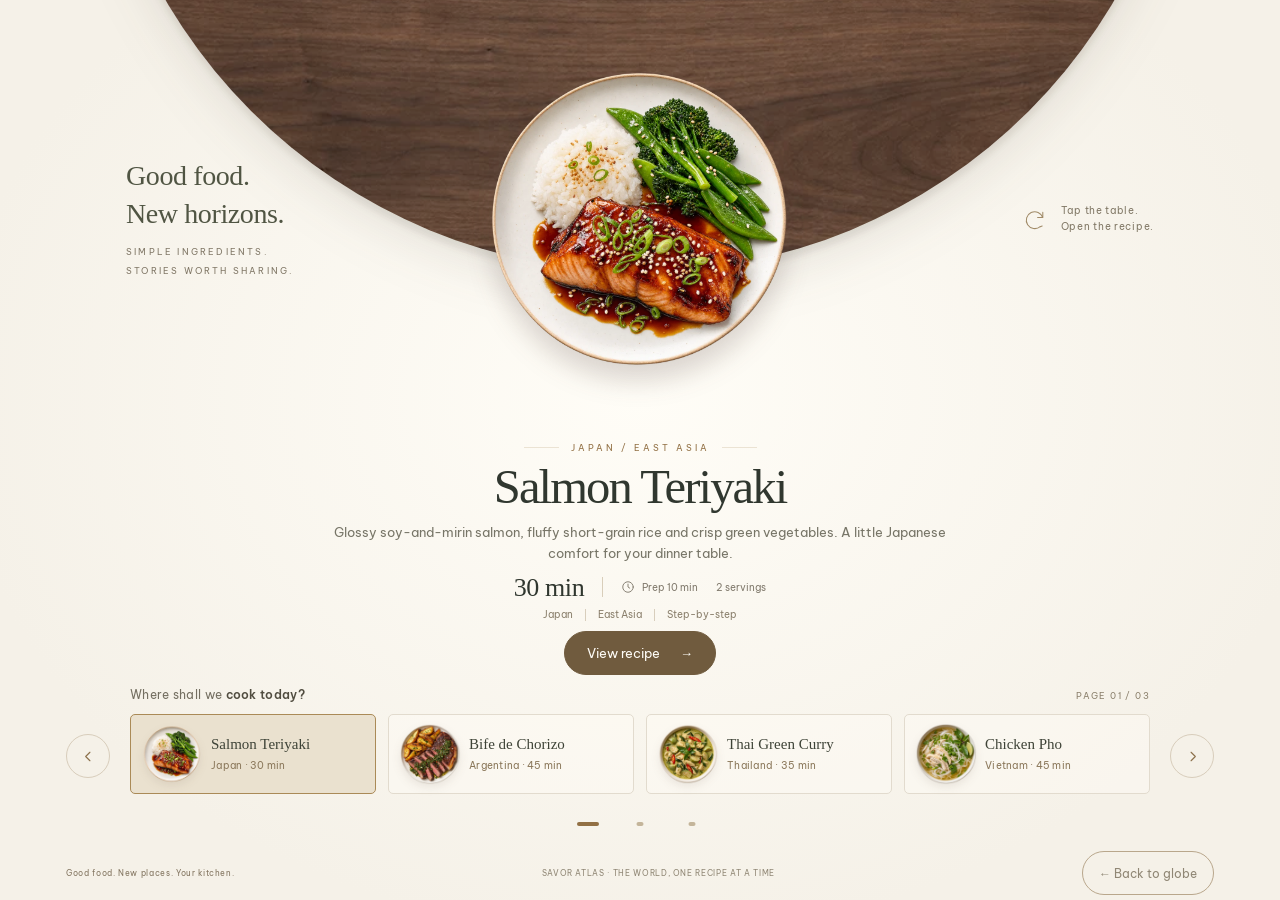
<file: savor-atlas/kitchen/index.html>
<!doctype html>
<html lang="en" data-table="walnut">
    <head>
        <meta charset="utf-8" />
        <meta name="viewport" content="width=device-width,initial-scale=1" />
        <meta name="theme-color" content="#f5f1e8" />
        <meta
            name="description"
            content="Explore iconic dishes from around the world, with measured ingredients and step-by-step cooking guides."
        />
        <title>Savor Atlas — Recipes from around the world</title>
        <script>// Keep motion enabled on both the homepage and the standalone/embedded kitchen.
// Legacy saved preferences and OS settings must not disable this experience.
(() => {
  const changes = new EventTarget();
  document.documentElement.dataset.motion = 'full';
  window.SavorAtlasMotion = {
    get matches() { return false; },
    addEventListener(...args) { changes.addEventListener(...args); },
    removeEventListener(...args) { changes.removeEventListener(...args); }
  };
})();
</script>
        <link rel="stylesheet" href="../assets/cooking/table-presets.css" />
        <link rel="stylesheet" href="../assets/cooking/table.css" />
    <link rel="stylesheet" href="../assets/cooking/cooking.css"><link rel="stylesheet" href="../assets/cooking/kitchen-layout.css"><link rel="stylesheet" href="../assets/cooking/cursors.css"><link rel="icon" href="../assets/cooking/favicon.svg" type="image/svg+xml"></head>
    <body>
        <main class="experience">
            <section
                class="stage"
                aria-label="Open the selected recipe"
                aria-haspopup="dialog"
                role="button"
                tabindex="0"
                id="stage"
            >
                <div class="table-wheel" id="wheel"><div class="table-surface"></div></div>
                <div class="table-caption">
                    <b>Good food.<br />New horizons.</b>Simple ingredients.<br />Stories worth sharing.
                </div>
                <div class="orbit-hint">
                    <img class="icon" src="../assets/cooking/icons/rotate.svg" alt="" aria-hidden="true" /><span>Tap the table.<br />Open the recipe.</span>
                </div>
            </section>
            <section class="details" id="details" aria-live="polite" aria-atomic="true">
                <div class="eyebrow" id="category"></div>
                <h1 id="dish-name"></h1>
                <p class="description" id="description"></p>
                <div class="dish-meta">
                    <span class="price" id="price"></span><span class="meta-divider"></span
                    ><span class="preparation"
                        ><img class="icon" src="../assets/cooking/icons/clock.svg" alt="" aria-hidden="true" /><span id="time"></span></span
                    ><span class="preparation">2 servings</span>
                </div>
                <div class="ingredient-tags" id="tags"></div>
                <button class="view-recipe-button" id="view-recipe" type="button">View recipe <span aria-hidden="true">→</span></button>
            </section>
            <section class="menu-section" id="recipe-menu" aria-label="Choose a recipe">
                <div class="menu-heading">
                    <h2>Where shall we <b>cook today?</b></h2>
                    <span class="menu-counter" id="counter" aria-live="polite">PAGE 01 / 03</span>
                </div>
                <div class="carousel">
                    <button class="arrow-button" id="previous" aria-label="Previous recipe page">
                        <img class="icon" src="../assets/cooking/icons/chevron-left.svg" alt="" aria-hidden="true" />
                    </button>
                    <div class="menu-track" id="menu-track" aria-label="Recipe collection"></div>
                    <button class="arrow-button" id="next" aria-label="Next recipe page">
                        <img class="icon" src="../assets/cooking/icons/chevron-right.svg" alt="" aria-hidden="true" />
                    </button>
                </div>
                <div class="pager" id="pager" aria-label="Choose recipe page"></div>
            </section>
        </main>

        <footer class="kitchen-footer">
            <span class="footer-mark">Good food. New places. Your kitchen.</span
            ><span>SAVOR ATLAS · THE WORLD, ONE RECIPE AT A TIME</span>
            <button class="back-to-sphere" id="backToSphere" type="button">← Back to globe</button>
        </footer>

        <dialog class="dish-dialog" id="dish-dialog" aria-labelledby="modal-name" tabindex="-1">
            <div class="flying-plate" id="flying-plate" aria-hidden="true">
                <img alt="" /><span class="plate-solid"></span>
            </div>
            <span class="sr-only" id="detail-status" role="status"></span>
            <article class="detail-panel" id="detail-panel" hidden>
                <div class="recipe-top"><span>SAVOR ATLAS / THE RECIPE</span><button type="button" class="dialog-close" aria-label="Close recipe">×</button></div>
                <div class="recipe-scroll" id="recipe-scroll">
                <div class="detail-kicker" id="modal-category"></div>
                <h2 id="modal-name"></h2>
                <p class="detail-copy" id="modal-description"></p>
                <section class="detail-section">
                    <h3 id="ingredients-heading">At the heart of the dish</h3>
                    <ul class="detail-ingredients" id="modal-ingredients" aria-labelledby="ingredients-heading"></ul>
                </section>
                <section class="detail-section recipe-preparation">
                    <div class="ingredients-heading"><h3>Gather your ingredients</h3><label>Servings <select id="servings" aria-label="Number of servings"><option value="1">1 person</option><option value="2" selected>2 people</option><option value="4">4 people</option></select></label></div>
                    <p class="recipe-help">Check off ingredients as you prepare them. 1 tbsp = 15 ml; 1 tsp = 5 ml. Amounts scale with servings; cooking times do not.</p>
                    <ul class="ingredient-checklist" id="recipe-ingredients"></ul>
                </section>
                <section class="detail-section" id="cooking-guide"><h3>Let’s cook, step by step</h3><ol class="recipe-steps" id="recipe-steps"></ol><p id="cooking-status" role="status" aria-live="polite"></p></section>
                <aside class="recipe-tip"><h3>A little kitchen wisdom</h3><p id="recipe-tip"></p></aside>
                <p id="recipe-safety" class="recipe-safety"></p><a id="safety-source" class="safety-source" target="_blank" rel="noopener noreferrer">Safe cooking temperatures — USDA FSIS ↗</a>
                <div class="detail-facts">
                    <div><small>Total time</small><strong id="modal-time"></strong></div>
                    <div><small>Servings</small><strong id="modal-servings">2 servings</strong></div>
                </div>
                </div>
                <div class="detail-bottom">
                    <div class="cooking-controls" id="cooking-controls" hidden><button type="button" id="previous-step">← Previous</button><span id="step-count"></span><button type="button" id="next-step">Done, next →</button></div>
                    <div class="cooking-actionline" id="cooking-actionline">
                    <div>
                        <span class="detail-price-label">Ready in</span>
                        <div class="detail-price" id="modal-price"></div>
                    </div>
<button type="button" class="order-button" id="start-cooking">Start cooking <span aria-hidden="true">→</span></button>
                    </div>
                </div>
            </article>
        </dialog>

<script>const recipeMenu={
  "dishes": [
    {
      "id": "teriyaki-salmon",
      "name": "Salmon Teriyaki",
      "country": "Japan",
      "category": "Japan",
      "region": "East Asia",
      "description": "Glossy soy-and-mirin salmon, fluffy short-grain rice and crisp green vegetables. A little Japanese comfort for your dinner table.",
      "image": "teriyaki-salmon.webp",
      "prepMinutes": 10,
      "cookMinutes": 20,
      "totalMinutes": 30,
      "time": "30 min",
      "servings": 2,
      "difficulty": "Home-kitchen friendly",
      "quantities": [
        [
          "Salmon fillets",
          350,
          "g"
        ],
        [
          "Short-grain rice, dry",
          150,
          "g"
        ],
        [
          "Water for rice",
          180,
          "ml"
        ],
        [
          "Broccolini or green beans",
          150,
          "g"
        ],
        [
          "Soy sauce",
          2,
          "tbsp"
        ],
        [
          "Mirin",
          2,
          "tbsp"
        ],
        [
          "Sake",
          1,
          "tbsp"
        ],
        [
          "Sugar",
          1,
          "tsp"
        ],
        [
          "Neutral oil",
          1,
          "tbsp"
        ],
        [
          "Sesame seeds",
          1,
          "tsp"
        ],
        [
          "Scallion",
          1,
          "stalk"
        ]
      ],
      "ingredients": [
        "salmon",
        "rice",
        "soy",
        "seeds"
      ],
      "tags": [
        "Japan",
        "East Asia",
        "Step-by-step"
      ],
      "steps": [
        [
          "Cook the rice",
          "Rinse the rice until the water is mostly clear. Add the measured rice water, or follow your rice cooker’s guidance for the rice you use. Cook, then let it stand covered for 10 minutes."
        ],
        [
          "Mix the teriyaki sauce",
          "Stir together soy sauce, mirin, sake and sugar. Pat the salmon dry and check for pin bones. Thinly slice the scallion."
        ],
        [
          "Cook the vegetables",
          "Steam the broccolini or green beans for 3–5 minutes until bright and tender. Set aside while you cook the fish."
        ],
        [
          "Sear and glaze the salmon",
          "Heat the oil over medium heat. Place the salmon skin-side down for about 4–5 minutes, turn and cook the other side. Add the sauce and simmer gently, spooning it over the fish. Check the thickest part reaches 63°C / 145°F."
        ],
        [
          "Bring it to the table",
          "Serve the glazed salmon with rice and vegetables. Spoon over a little reduced sauce and finish with sesame seeds and scallion."
        ]
      ],
      "tip": "Reduce the glaze gently: soy sauce can become too salty if boiled down too far.",
      "safety": "Cook fish and shellfish to 63°C / 145°F, checked with a food thermometer. Cooking times vary with the thickness of the food.",
      "safetySource": "https://www.fsis.usda.gov/food-safety/safe-food-handling-and-preparation/food-safety-basics/safe-temperature-chart",
      "safetySourceLabel": "Safe cooking temperatures — USDA FSIS"
    },
    {
      "id": "argentine-steak",
      "name": "Bife de Chorizo",
      "country": "Argentina",
      "category": "Argentina",
      "region": "South America",
      "description": "Argentine striploin steak with parsley chimichurri and golden potato wedges. Despite its name, this is a steak, not a sausage.",
      "image": "argentine-steak.webp",
      "prepMinutes": 15,
      "cookMinutes": 30,
      "totalMinutes": 45,
      "time": "45 min",
      "servings": 2,
      "difficulty": "Home-kitchen friendly",
      "quantities": [
        [
          "Striploin steak",
          400,
          "g"
        ],
        [
          "Potatoes",
          350,
          "g"
        ],
        [
          "Flat-leaf parsley",
          20,
          "g"
        ],
        [
          "Garlic",
          2,
          "cloves"
        ],
        [
          "Olive oil",
          3,
          "tbsp"
        ],
        [
          "Red wine vinegar",
          1,
          "tbsp"
        ],
        [
          "Dried oregano",
          0.5,
          "tsp"
        ],
        [
          "Chili flakes",
          0.25,
          "tsp"
        ],
        [
          "Salt",
          0.5,
          "tsp"
        ],
        [
          "Black pepper",
          0.25,
          "tsp"
        ]
      ],
      "ingredients": [
        "beef",
        "potato",
        "herbs",
        "garlic"
      ],
      "tags": [
        "Argentina",
        "South America",
        "Step-by-step"
      ],
      "steps": [
        [
          "Roast the potatoes",
          "Heat the oven to 220°C / 425°F. Cut potatoes into wedges and toss with one third of the oil and a little salt. Roast for 25–30 minutes, turning once, until tender and golden."
        ],
        [
          "Make the chimichurri",
          "Finely chop parsley and garlic. Mix with the remaining olive oil, vinegar, oregano, chili flakes and a little salt. Let it sit while the steak cooks."
        ],
        [
          "Sear the steak",
          "Pat the steak dry and season with the remaining salt and pepper. Heat a heavy pan over medium-high heat. Sear for roughly 3–4 minutes per side; adjust for thickness and reduce the heat if the surface darkens too quickly."
        ],
        [
          "Check and rest",
          "Use a food thermometer: the middle of a whole-cut steak should reach at least 63°C / 145°F. Rest on a clean plate for at least 3 minutes before slicing."
        ],
        [
          "Serve with the herbs",
          "Slice across the grain, spoon chimichurri over the steak and add the potato wedges. Put any extra chimichurri on the table."
        ]
      ],
      "tip": "Chop the herbs by hand for a loose, bright chimichurri rather than a smooth puree.",
      "safety": "For whole-cut beef, reach at least 63°C / 145°F and rest for at least 3 minutes before slicing. Use a food thermometer rather than color alone.",
      "safetySource": "https://www.fsis.usda.gov/food-safety/safe-food-handling-and-preparation/food-safety-basics/safe-temperature-chart",
      "safetySourceLabel": "Safe cooking temperatures — USDA FSIS"
    },
    {
      "id": "thai-green-curry",
      "name": "Thai Green Curry",
      "country": "Thailand",
      "category": "Thailand",
      "region": "Southeast Asia",
      "description": "Fragrant green curry with chicken, coconut milk, tender eggplant and Thai basil. A home-kitchen version of gaeng khiao wan gai.",
      "image": "thai-green-curry.webp",
      "prepMinutes": 15,
      "cookMinutes": 20,
      "totalMinutes": 35,
      "time": "35 min",
      "servings": 2,
      "difficulty": "Home-kitchen friendly",
      "quantities": [
        [
          "Boneless chicken thigh",
          300,
          "g"
        ],
        [
          "Coconut milk",
          400,
          "ml"
        ],
        [
          "Thai green curry paste",
          1.5,
          "tbsp"
        ],
        [
          "Thai eggplants or small eggplant",
          200,
          "g"
        ],
        [
          "Water or unsalted stock",
          100,
          "ml"
        ],
        [
          "Fish sauce",
          1,
          "tbsp"
        ],
        [
          "Palm or brown sugar",
          1,
          "tsp"
        ],
        [
          "Thai basil",
          10,
          "g"
        ],
        [
          "Makrut lime leaves",
          3,
          "leaves"
        ],
        [
          "Red chili",
          0.5,
          "piece"
        ],
        [
          "Neutral oil",
          1,
          "tbsp"
        ],
        [
          "Jasmine rice, dry",
          150,
          "g"
        ]
      ],
      "ingredients": [
        "chicken",
        "coconut",
        "eggplant",
        "herbs"
      ],
      "tags": [
        "Thailand",
        "Southeast Asia",
        "Step-by-step"
      ],
      "steps": [
        [
          "Prepare the rice and vegetables",
          "Cook jasmine rice according to its package instructions. Cut eggplant into bite-size pieces, slice the chili and tear the lime leaves. Slice the chicken using a separate board."
        ],
        [
          "Bloom the curry paste",
          "Heat the oil over medium heat. Stir in the green curry paste for about 1 minute until fragrant; lower the heat if it catches."
        ],
        [
          "Build the coconut sauce",
          "Stir in a little coconut milk until the paste loosens, then add the rest along with the stock or water and lime leaves. Bring to a gentle simmer."
        ],
        [
          "Simmer the chicken and eggplant",
          "Add chicken and eggplant. Simmer gently for 10–15 minutes, until the eggplant is tender and the thickest chicken pieces reach 74°C / 165°F."
        ],
        [
          "Balance and finish",
          "Add fish sauce and sugar a little at a time, tasting as you go because curry pastes vary in saltiness. Stir in Thai basil and chili, remove the lime leaves and serve with rice."
        ]
      ],
      "tip": "Start with less curry paste if you are sensitive to heat; you can add more before the chicken goes in.",
      "safety": "Cook chicken to 74°C / 165°F at its thickest point, checked with a food thermometer. Keep raw poultry and its utensils separate from ready-to-eat ingredients.",
      "safetySource": "https://www.fsis.usda.gov/food-safety/safe-food-handling-and-preparation/food-safety-basics/safe-temperature-chart",
      "safetySourceLabel": "Safe cooking temperatures — USDA FSIS"
    },
    {
      "id": "chicken-pho",
      "name": "Chicken Pho",
      "country": "Vietnam",
      "category": "Vietnam",
      "region": "Southeast Asia",
      "description": "A weeknight take on Vietnam’s pho ga: clear, ginger-scented broth, tender chicken, rice noodles and a generous handful of herbs.",
      "image": "chicken-pho.webp",
      "prepMinutes": 15,
      "cookMinutes": 30,
      "totalMinutes": 45,
      "time": "45 min",
      "servings": 2,
      "difficulty": "Home-kitchen friendly",
      "quantities": [
        [
          "Boneless chicken breast",
          300,
          "g"
        ],
        [
          "Unsalted chicken stock",
          1200,
          "ml"
        ],
        [
          "Dried flat rice noodles",
          160,
          "g"
        ],
        [
          "Onion",
          1,
          "piece"
        ],
        [
          "Fresh ginger",
          30,
          "g"
        ],
        [
          "Star anise",
          2,
          "pieces"
        ],
        [
          "Cinnamon stick",
          0.5,
          "piece"
        ],
        [
          "Fish sauce",
          1.5,
          "tbsp"
        ],
        [
          "Sugar",
          1,
          "tsp"
        ],
        [
          "Scallions",
          2,
          "stalks"
        ],
        [
          "Cilantro and Thai basil",
          20,
          "g"
        ],
        [
          "Lime",
          1,
          "piece"
        ]
      ],
      "ingredients": [
        "chicken",
        "noodles",
        "ginger",
        "herbs"
      ],
      "tags": [
        "Vietnam",
        "Southeast Asia",
        "Step-by-step"
      ],
      "steps": [
        [
          "Toast the aromatics",
          "Halve the onion and ginger. Place cut-side down in a dry pan over medium-high heat for a few minutes until lightly charred. Briefly toast star anise and cinnamon until fragrant."
        ],
        [
          "Infuse the broth",
          "Add stock, onion, ginger and spices to a pot. Bring to a simmer and infuse for 10 minutes. This shortcut uses prepared stock rather than a long-simmered bone broth."
        ],
        [
          "Poach the chicken",
          "Add chicken and maintain a gentle simmer for about 12–18 minutes. Check the thickest part reaches 74°C / 165°F, then transfer to a clean plate and shred or slice."
        ],
        [
          "Prepare the noodles",
          "Cook rice noodles according to the packet, drain and divide between warm bowls. Thinly slice scallions and rinse the herbs."
        ],
        [
          "Season and assemble",
          "Strain the broth and season with fish sauce and sugar to taste. Add chicken to the noodles, pour over piping-hot broth, and finish with scallions, herbs and lime wedges."
        ]
      ],
      "tip": "A gentle simmer keeps the broth clear. Taste before adding more fish sauce because prepared stocks differ.",
      "safety": "Cook chicken to 74°C / 165°F at its thickest point, checked with a food thermometer. Keep raw poultry and its utensils separate from ready-to-eat ingredients.",
      "safetySource": "https://www.fsis.usda.gov/food-safety/safe-food-handling-and-preparation/food-safety-basics/safe-temperature-chart",
      "safetySourceLabel": "Safe cooking temperatures — USDA FSIS"
    },
    {
      "id": "carbonara",
      "name": "Spaghetti Carbonara",
      "country": "Italy",
      "category": "Italy",
      "region": "Southern Europe",
      "description": "A Roman classic of spaghetti, guanciale, Pecorino and black pepper. The silky sauce comes from eggs and pasta water, not cream.",
      "image": "carbonara.webp",
      "prepMinutes": 10,
      "cookMinutes": 15,
      "totalMinutes": 25,
      "time": "25 min",
      "servings": 2,
      "difficulty": "Home-kitchen friendly",
      "quantities": [
        [
          "Spaghetti",
          180,
          "g"
        ],
        [
          "Guanciale",
          80,
          "g"
        ],
        [
          "Pasteurized whole egg",
          1,
          "piece"
        ],
        [
          "Pasteurized egg yolks",
          2,
          "pieces"
        ],
        [
          "Pecorino Romano, grated",
          45,
          "g"
        ],
        [
          "Black pepper",
          0.5,
          "tsp"
        ],
        [
          "Salt for pasta water",
          1,
          "tsp"
        ],
        [
          "Reserved pasta water",
          120,
          "ml"
        ]
      ],
      "ingredients": [
        "pasta",
        "egg",
        "pecorino",
        "pepper"
      ],
      "tags": [
        "Italy",
        "Southern Europe",
        "Step-by-step"
      ],
      "steps": [
        [
          "Start the pasta",
          "Bring a pot of water to a boil and add a modest amount of salt. Cook spaghetti until al dente, following its package timing. Reserve the measured pasta water before draining."
        ],
        [
          "Render the guanciale",
          "Cut guanciale into small strips or cubes. Place in a cool skillet, bring to medium heat and cook for about 5–8 minutes until golden and its fat has rendered."
        ],
        [
          "Whisk the egg mixture",
          "In a bowl, whisk pasteurized egg and yolks with Pecorino and most of the black pepper. Add a spoonful of warm pasta water to loosen the mixture."
        ],
        [
          "Toss away from direct heat",
          "Toss drained pasta with guanciale and its fat. Take the pan completely off the heat and wait briefly so it is not sizzling, then add the egg mixture while tossing constantly."
        ],
        [
          "Make it silky",
          "Add reserved pasta water a little at a time until the sauce is glossy and coats the strands. Serve immediately with remaining pepper and a little extra cheese if desired."
        ]
      ],
      "tip": "Keep the pan off direct heat when adding the eggs. A hot, dry pan will scramble the sauce.",
      "safety": "Use pasteurized eggs for this gently heated sauce. Residual pasta heat does not reliably make an ordinary raw egg safe.",
      "safetySource": "https://www.fda.gov/food/buy-store-serve-safe-food/what-you-need-know-about-egg-safety",
      "safetySourceLabel": "Egg safety — FDA"
    },
    {
      "id": "seafood-paella",
      "name": "Seafood Paella",
      "country": "Spain",
      "category": "Spain",
      "region": "Southern Europe",
      "description": "Saffron-gold rice, shrimp, mussels and sweet pepper, cooked in a wide pan. A seafood paella adapted for a home stovetop.",
      "image": "seafood-paella.webp",
      "prepMinutes": 15,
      "cookMinutes": 30,
      "totalMinutes": 45,
      "time": "45 min",
      "servings": 2,
      "difficulty": "Home-kitchen friendly",
      "quantities": [
        [
          "Bomba or other paella rice",
          180,
          "g"
        ],
        [
          "Raw shrimp",
          200,
          "g"
        ],
        [
          "Fresh mussels, scrubbed",
          250,
          "g"
        ],
        [
          "Hot seafood stock",
          650,
          "ml"
        ],
        [
          "Tomato, grated",
          120,
          "g"
        ],
        [
          "Red bell pepper",
          100,
          "g"
        ],
        [
          "Garlic",
          2,
          "cloves"
        ],
        [
          "Olive oil",
          2,
          "tbsp"
        ],
        [
          "Smoked paprika",
          0.5,
          "tsp"
        ],
        [
          "Saffron",
          0.1,
          "g"
        ],
        [
          "Lemon",
          1,
          "piece"
        ],
        [
          "Salt",
          0.25,
          "tsp"
        ]
      ],
      "ingredients": [
        "rice",
        "shrimp",
        "saffron",
        "tomato"
      ],
      "tags": [
        "Spain",
        "Southern Europe",
        "Step-by-step"
      ],
      "steps": [
        [
          "Prepare the seafood",
          "Clean the shrimp and scrub and debeard the mussels. Discard cracked mussels and any open ones that do not close when tapped. Warm the stock and add saffron."
        ],
        [
          "Build the sofrito",
          "Heat oil in a wide skillet. Soften sliced pepper for 4–5 minutes. Add minced garlic, grated tomato and paprika; cook for 3–4 minutes until the tomato thickens."
        ],
        [
          "Add the rice",
          "Stir in the dry rice for 1 minute. Pour in hot saffron stock, spread the rice into an even layer and bring to a steady simmer. Taste the liquid and adjust salt if needed."
        ],
        [
          "Cook without constant stirring",
          "Simmer for about 10 minutes, then arrange the seafood on top. Cook another 8–12 minutes, adding a little hot water if needed. Seafood should reach 63°C / 145°F; discard mussels that remain closed after cooking."
        ],
        [
          "Rest and serve",
          "When the rice is tender and the liquid absorbed, remove from heat and cover loosely for 5 minutes. Serve with lemon wedges. Avoid scraping the pan if the bottom has burned."
        ]
      ],
      "tip": "The rice should simmer in a thin, even layer. Use a wider pan, rather than a deeper pot, when scaling up.",
      "safety": "Cook fish and shellfish to 63°C / 145°F, checked with a food thermometer. Cooking times vary with the thickness of the food.",
      "safetySource": "https://www.fsis.usda.gov/food-safety/safe-food-handling-and-preparation/food-safety-basics/safe-temperature-chart",
      "safetySourceLabel": "Safe cooking temperatures — USDA FSIS"
    },
    {
      "id": "butter-chicken",
      "name": "Butter Chicken",
      "country": "India",
      "category": "India",
      "region": "South Asia",
      "description": "A home-style murgh makhani with tender chicken, spiced tomato sauce, butter and a swirl of cream. Rich, fragrant and gently warming.",
      "image": "butter-chicken.webp",
      "prepMinutes": 25,
      "cookMinutes": 25,
      "totalMinutes": 50,
      "time": "50 min",
      "servings": 2,
      "difficulty": "Home-kitchen friendly",
      "quantities": [
        [
          "Boneless chicken thigh",
          350,
          "g"
        ],
        [
          "Plain yogurt",
          80,
          "g"
        ],
        [
          "Crushed tomatoes",
          300,
          "g"
        ],
        [
          "Butter",
          25,
          "g"
        ],
        [
          "Heavy cream",
          60,
          "ml"
        ],
        [
          "Garlic",
          3,
          "cloves"
        ],
        [
          "Fresh ginger",
          15,
          "g"
        ],
        [
          "Garam masala",
          1,
          "tsp"
        ],
        [
          "Ground cumin",
          0.5,
          "tsp"
        ],
        [
          "Kashmiri chili powder",
          0.5,
          "tsp"
        ],
        [
          "Dried fenugreek leaves",
          1,
          "tsp"
        ],
        [
          "Salt",
          0.5,
          "tsp"
        ],
        [
          "Basmati rice, dry",
          150,
          "g"
        ]
      ],
      "ingredients": [
        "chicken",
        "tomato",
        "butter",
        "spices"
      ],
      "tags": [
        "India",
        "South Asia",
        "Step-by-step"
      ],
      "steps": [
        [
          "Marinate the chicken",
          "Cut chicken into bite-size pieces. Mix with yogurt, half the grated garlic and ginger, half the garam masala, cumin, chili powder and a little salt. Cover and refrigerate for 20 minutes."
        ],
        [
          "Prepare the rice",
          "Cook basmati rice according to its packet instructions while the chicken marinates. Keep it covered until serving."
        ],
        [
          "Brown the chicken",
          "Heat half the butter in a skillet over medium heat. Lift chicken from the marinade and brown for 2–3 minutes per side. It will finish cooking in the sauce. Discard leftover raw marinade."
        ],
        [
          "Make the tomato sauce",
          "Add remaining butter, garlic and ginger to a clean section of the pan. Stir briefly, then add tomatoes and remaining garam masala. Simmer for 10 minutes; add a splash of water if too thick."
        ],
        [
          "Finish gently",
          "Return chicken to the sauce and simmer until every piece reaches 74°C / 165°F. Lower the heat and stir in cream and crushed fenugreek. Taste, adjust salt and serve with rice."
        ]
      ],
      "tip": "Do not boil hard after adding cream. A longer refrigerated marinade is optional; the stated time includes a short 20-minute marinade.",
      "safety": "Cook chicken to 74°C / 165°F at its thickest point, checked with a food thermometer. Keep raw poultry and its utensils separate from ready-to-eat ingredients.",
      "safetySource": "https://www.fsis.usda.gov/food-safety/safe-food-handling-and-preparation/food-safety-basics/safe-temperature-chart",
      "safetySourceLabel": "Safe cooking temperatures — USDA FSIS"
    },
    {
      "id": "ratatouille",
      "name": "Ratatouille",
      "country": "France",
      "category": "France",
      "region": "Western Europe",
      "description": "A rustic Provençal vegetable stew of eggplant, zucchini, peppers and ripe tomatoes. Simple ingredients, softened slowly into something generous.",
      "image": "ratatouille.webp",
      "prepMinutes": 15,
      "cookMinutes": 35,
      "totalMinutes": 50,
      "time": "50 min",
      "servings": 2,
      "difficulty": "Home-kitchen friendly",
      "quantities": [
        [
          "Eggplant",
          250,
          "g"
        ],
        [
          "Zucchini",
          200,
          "g"
        ],
        [
          "Bell pepper",
          150,
          "g"
        ],
        [
          "Ripe tomatoes",
          300,
          "g"
        ],
        [
          "Onion",
          1,
          "piece"
        ],
        [
          "Garlic",
          2,
          "cloves"
        ],
        [
          "Olive oil",
          3,
          "tbsp"
        ],
        [
          "Fresh basil",
          10,
          "g"
        ],
        [
          "Dried thyme",
          0.5,
          "tsp"
        ],
        [
          "Salt",
          0.5,
          "tsp"
        ],
        [
          "Black pepper",
          0.25,
          "tsp"
        ]
      ],
      "ingredients": [
        "eggplant",
        "zucchini",
        "tomato",
        "herbs"
      ],
      "tags": [
        "France",
        "Western Europe",
        "Step-by-step"
      ],
      "steps": [
        [
          "Cut the vegetables",
          "Dice eggplant, zucchini, pepper and tomatoes into similar bite-size pieces. Chop onion and garlic. Keep each vegetable separate."
        ],
        [
          "Brown the eggplant",
          "Heat half the oil in a wide, heavy pot over medium heat. Brown eggplant for 6–8 minutes, working in batches if necessary. Transfer to a bowl."
        ],
        [
          "Soften the base",
          "Add the remaining oil and soften onion and pepper for 5 minutes. Stir in garlic, then zucchini, and cook for another 3–4 minutes."
        ],
        [
          "Simmer slowly",
          "Return eggplant and add tomatoes, thyme, salt and pepper. Cover and simmer gently for 20–25 minutes, stirring occasionally. Uncover toward the end if the stew is too watery."
        ],
        [
          "Finish with basil",
          "Taste and adjust seasoning. Tear basil over the vegetables and let the pot rest for a few minutes before serving with bread, rice or on its own."
        ]
      ],
      "tip": "Browning the eggplant separately adds flavor and keeps the vegetables from collapsing into a puree.",
      "safety": "",
      "safetySource": "https://www.fsis.usda.gov/food-safety/safe-food-handling-and-preparation/food-safety-basics/safe-temperature-chart",
      "safetySourceLabel": "Safe cooking temperatures — USDA FSIS"
    },
    {
      "id": "bibimbap",
      "name": "Bibimbap",
      "country": "South Korea",
      "category": "South Korea",
      "region": "East Asia",
      "description": "A colorful rice bowl with separately cooked vegetables, savory beef, gochujang and a fried egg. Mix everything together just before eating.",
      "image": "bibimbap.webp",
      "prepMinutes": 20,
      "cookMinutes": 20,
      "totalMinutes": 40,
      "time": "40 min",
      "servings": 2,
      "difficulty": "Home-kitchen friendly",
      "quantities": [
        [
          "Short-grain rice, dry",
          150,
          "g"
        ],
        [
          "Water for rice",
          180,
          "ml"
        ],
        [
          "Beef sirloin, thinly sliced",
          180,
          "g"
        ],
        [
          "Carrot",
          100,
          "g"
        ],
        [
          "Spinach",
          100,
          "g"
        ],
        [
          "Bean sprouts",
          100,
          "g"
        ],
        [
          "Shiitake mushrooms",
          100,
          "g"
        ],
        [
          "Eggs",
          2,
          "pieces"
        ],
        [
          "Gochujang",
          1,
          "tbsp"
        ],
        [
          "Soy sauce",
          1,
          "tbsp"
        ],
        [
          "Sesame oil",
          2,
          "tsp"
        ],
        [
          "Neutral oil",
          1,
          "tbsp"
        ],
        [
          "Sesame seeds",
          1,
          "tsp"
        ],
        [
          "Garlic",
          1,
          "clove"
        ]
      ],
      "ingredients": [
        "rice",
        "beef",
        "egg",
        "gochujang"
      ],
      "tags": [
        "South Korea",
        "East Asia",
        "Step-by-step"
      ],
      "steps": [
        [
          "Cook rice and prepare the toppings",
          "Rinse and cook rice with its measured water, following your rice cooker’s guidance. Julienne carrots, slice mushrooms and mince garlic. Rinse spinach and bean sprouts."
        ],
        [
          "Cook the vegetables separately",
          "Blanch spinach and bean sprouts until tender, drain well and season with a little sesame oil. Sauté carrots and mushrooms separately in small portions of neutral oil."
        ],
        [
          "Cook the beef",
          "Toss beef with soy sauce and garlic. Stir-fry over medium-high heat until cooked through. For whole-cut beef, check 63°C / 145°F and allow at least 3 minutes of rest before serving."
        ],
        [
          "Prepare sauce and eggs",
          "Loosen gochujang with a little water and remaining sesame oil. Fry the eggs in the remaining neutral oil until the whites and yolks are firm."
        ],
        [
          "Arrange, then mix",
          "Divide rice between bowls. Arrange each vegetable and beef in separate sections. Add the eggs, gochujang sauce and sesame seeds. Mix thoroughly at the table so every bite gets a little of everything."
        ]
      ],
      "tip": "Cook each topping separately so its flavor and color stay distinct. Add gochujang gradually to control the heat.",
      "safety": "For whole-cut beef, reach at least 63°C / 145°F and rest for at least 3 minutes before slicing. Use a food thermometer rather than color alone. Cook eggs until both whites and yolks are firm.",
      "safetySource": "https://www.fsis.usda.gov/food-safety/safe-food-handling-and-preparation/food-safety-basics/safe-temperature-chart",
      "safetySourceLabel": "Safe cooking temperatures — USDA FSIS"
    },
    {
      "id": "chicken-tacos",
      "name": "Chicken Tacos",
      "country": "Mexico",
      "category": "Mexico",
      "region": "North America",
      "description": "Soft corn tortillas with lime-marinated chicken, white onion, cilantro and salsa. Bright, simple tacos made for sharing.",
      "image": "chicken-tacos.webp",
      "prepMinutes": 20,
      "cookMinutes": 15,
      "totalMinutes": 35,
      "time": "35 min",
      "servings": 2,
      "difficulty": "Home-kitchen friendly",
      "quantities": [
        [
          "Boneless chicken thigh",
          350,
          "g"
        ],
        [
          "Small corn tortillas",
          6,
          "pieces"
        ],
        [
          "Limes",
          2,
          "pieces"
        ],
        [
          "White onion",
          0.5,
          "piece"
        ],
        [
          "Cilantro",
          15,
          "g"
        ],
        [
          "Red salsa",
          4,
          "tbsp"
        ],
        [
          "Neutral oil",
          1,
          "tbsp"
        ],
        [
          "Ground cumin",
          0.5,
          "tsp"
        ],
        [
          "Smoked paprika",
          0.5,
          "tsp"
        ],
        [
          "Dried oregano",
          0.5,
          "tsp"
        ],
        [
          "Garlic",
          2,
          "cloves"
        ],
        [
          "Salt",
          0.5,
          "tsp"
        ]
      ],
      "ingredients": [
        "chicken",
        "tortilla",
        "lime",
        "herbs"
      ],
      "tags": [
        "Mexico",
        "North America",
        "Step-by-step"
      ],
      "steps": [
        [
          "Marinate the chicken",
          "Mix the oil, juice from half the limes, minced garlic, cumin, paprika, oregano and salt. Coat chicken and refrigerate for 15 minutes. Reserve the remaining limes for serving."
        ],
        [
          "Prepare the fresh toppings",
          "Finely chop onion and cilantro. Put them in separate bowls with the salsa. Keep this work surface separate from raw chicken preparation."
        ],
        [
          "Sear the chicken",
          "Heat a skillet over medium-high heat. Lift chicken from the marinade and cook for about 5–7 minutes per side, adjusting heat for thickness. Check the thickest part reaches 74°C / 165°F. Discard leftover raw marinade."
        ],
        [
          "Rest and warm the tortillas",
          "Rest chicken on a clean board for 3 minutes, then chop into small pieces. Warm corn tortillas briefly on both sides in a dry pan and keep wrapped in a clean towel."
        ],
        [
          "Build your tacos",
          "Fill the warm tortillas with chicken. Add onion, cilantro and salsa, then squeeze lime over each taco. Serve immediately while the tortillas are soft."
        ]
      ],
      "tip": "Warm tortillas one at a time and keep them covered; cold corn tortillas are more likely to split.",
      "safety": "Cook chicken to 74°C / 165°F at its thickest point, checked with a food thermometer. Keep raw poultry and its utensils separate from ready-to-eat ingredients.",
      "safetySource": "https://www.fsis.usda.gov/food-safety/safe-food-handling-and-preparation/food-safety-basics/safe-temperature-chart",
      "safetySourceLabel": "Safe cooking temperatures — USDA FSIS"
    },
    {
      "id": "greek-salad",
      "name": "Horiatiki Salad",
      "country": "Greece",
      "category": "Greece",
      "region": "Southern Europe",
      "description": "Greece’s village salad: ripe tomatoes, cucumber, olives and a generous piece of feta. No lettuce needed—let the vegetables do the talking.",
      "image": "greek-salad.webp",
      "prepMinutes": 15,
      "cookMinutes": 0,
      "totalMinutes": 15,
      "time": "15 min",
      "servings": 2,
      "difficulty": "Home-kitchen friendly",
      "quantities": [
        [
          "Ripe tomatoes",
          300,
          "g"
        ],
        [
          "Cucumber",
          200,
          "g"
        ],
        [
          "Green bell pepper",
          100,
          "g"
        ],
        [
          "Red onion",
          0.5,
          "piece"
        ],
        [
          "Feta cheese",
          120,
          "g"
        ],
        [
          "Kalamata olives",
          60,
          "g"
        ],
        [
          "Extra-virgin olive oil",
          2,
          "tbsp"
        ],
        [
          "Red wine vinegar",
          1,
          "tbsp"
        ],
        [
          "Dried oregano",
          0.5,
          "tsp"
        ],
        [
          "Salt",
          0.25,
          "tsp"
        ]
      ],
      "ingredients": [
        "tomato",
        "cucumber",
        "feta",
        "olive"
      ],
      "tags": [
        "Greece",
        "Southern Europe",
        "Step-by-step"
      ],
      "steps": [
        [
          "Prepare the vegetables",
          "Wash and dry tomatoes, cucumber and pepper. Cut tomatoes into wedges and cucumber into chunky half-moons. Slice pepper into thin strips."
        ],
        [
          "Slice the onion",
          "Thinly slice the red onion. If you prefer a milder flavor, soak it in cold water for 5 minutes, then drain thoroughly."
        ],
        [
          "Dress lightly",
          "Combine vegetables and olives in a bowl. Add olive oil, vinegar and a small pinch of salt. Toss gently; remember feta and olives will add salt too."
        ],
        [
          "Add the feta",
          "Place the feta on top in one generous piece or a few large chunks. Sprinkle with oregano and spoon a little dressing over it."
        ],
        [
          "Serve straight away",
          "Let the salad stand for 5 minutes so the tomatoes release some juice, then serve. A piece of bread is lovely for the dressing left in the bowl."
        ]
      ],
      "tip": "Use the ripest tomatoes you can find, and keep the feta in generous pieces rather than crumbling it finely.",
      "safety": "",
      "safetySource": "https://www.fsis.usda.gov/food-safety/safe-food-handling-and-preparation/food-safety-basics/safe-temperature-chart",
      "safetySourceLabel": "Safe cooking temperatures — USDA FSIS"
    },
    {
      "id": "nasi-goreng",
      "name": "Nasi Goreng",
      "country": "Indonesia",
      "category": "Indonesia",
      "region": "Southeast Asia",
      "description": "Indonesian fried rice with sweet kecap manis, savory chicken and a fried egg. Cucumber, tomato and crackers bring freshness and crunch.",
      "image": "nasi-goreng.webp",
      "prepMinutes": 15,
      "cookMinutes": 15,
      "totalMinutes": 30,
      "time": "30 min",
      "servings": 2,
      "difficulty": "Home-kitchen friendly",
      "quantities": [
        [
          "Cooked, chilled rice",
          400,
          "g"
        ],
        [
          "Boneless chicken thigh",
          180,
          "g"
        ],
        [
          "Eggs",
          2,
          "pieces"
        ],
        [
          "Shallots",
          2,
          "pieces"
        ],
        [
          "Garlic",
          2,
          "cloves"
        ],
        [
          "Kecap manis",
          1.5,
          "tbsp"
        ],
        [
          "Sambal oelek",
          1,
          "tsp"
        ],
        [
          "Fish sauce",
          1,
          "tsp"
        ],
        [
          "Neutral oil",
          1.5,
          "tbsp"
        ],
        [
          "Scallions",
          2,
          "stalks"
        ],
        [
          "Cucumber",
          100,
          "g"
        ],
        [
          "Tomato",
          100,
          "g"
        ],
        [
          "Shrimp crackers",
          4,
          "pieces"
        ]
      ],
      "ingredients": [
        "rice",
        "chicken",
        "egg",
        "kecap"
      ],
      "tags": [
        "Indonesia",
        "Southeast Asia",
        "Step-by-step"
      ],
      "steps": [
        [
          "Prepare cold rice and aromatics",
          "Use rice that was cooled promptly and refrigerated, not rice left at room temperature overnight. Break up clumps. Mince shallots and garlic and dice the chicken on a separate board."
        ],
        [
          "Fry the eggs",
          "Heat a little oil in a skillet. Fry eggs until both whites and yolks are firm, then transfer to a clean plate and keep warm."
        ],
        [
          "Cook the chicken",
          "Add remaining oil and soften shallots and garlic for 1 minute. Add chicken and stir-fry until it reaches 74°C / 165°F in the thickest pieces."
        ],
        [
          "Fry the rice",
          "Add sambal, then rice. Toss over medium-high heat, breaking up clumps. Stir in kecap manis and fish sauce. Reheat the rice thoroughly to 74°C / 165°F, then fold in sliced scallions."
        ],
        [
          "Plate with a fresh finish",
          "Divide fried rice between plates, top with the eggs, and add sliced cucumber, tomato and shrimp crackers. Serve immediately."
        ]
      ],
      "tip": "Cold, separate rice grains fry better than freshly cooked wet rice. Scale up by cooking in batches, not by overcrowding the pan.",
      "safety": "Use promptly cooled, refrigerated cooked rice and reheat it to 74°C / 165°F. Cook chicken to 74°C / 165°F and eggs until both whites and yolks are firm.",
      "safetySource": "https://www.fsis.usda.gov/food-safety/safe-food-handling-and-preparation/food-safety-basics/leftovers-and-food-safety",
      "safetySourceLabel": "Safe cooking temperatures — USDA FSIS"
    }
  ],
  "ingredientCatalog": {
    "salmon": [
      "Salmon",
      0
    ],
    "beef": [
      "Beef",
      1
    ],
    "chicken": [
      "Chicken",
      2
    ],
    "rice": [
      "Rice",
      3
    ],
    "asparagus": [
      "Asparagus",
      5
    ],
    "potato": [
      "Potatoes",
      6
    ],
    "garlic": [
      "Garlic",
      7
    ],
    "butter": [
      "Butter",
      9
    ],
    "herbs": [
      "Fresh herbs",
      13
    ],
    "seeds": [
      "Sesame",
      19,
      "world"
    ],
    "lemon": [
      "Lemon",
      16
    ],
    "pepper": [
      "Black pepper",
      17
    ],
    "tomato": [
      "Tomatoes",
      18
    ],
    "soy": [
      "Soy sauce",
      0,
      "world"
    ],
    "coconut": [
      "Coconut milk",
      1,
      "world"
    ],
    "eggplant": [
      "Eggplant",
      2,
      "world"
    ],
    "noodles": [
      "Rice noodles",
      3,
      "world"
    ],
    "ginger": [
      "Ginger",
      4,
      "world"
    ],
    "pasta": [
      "Spaghetti",
      5,
      "world"
    ],
    "egg": [
      "Eggs",
      6,
      "world"
    ],
    "pecorino": [
      "Pecorino",
      7,
      "world"
    ],
    "shrimp": [
      "Shrimp",
      8,
      "world"
    ],
    "saffron": [
      "Saffron",
      9,
      "world"
    ],
    "spices": [
      "Spice blend",
      10,
      "world"
    ],
    "zucchini": [
      "Zucchini",
      11,
      "world"
    ],
    "gochujang": [
      "Gochujang",
      12,
      "world"
    ],
    "tortilla": [
      "Corn tortillas",
      13,
      "world"
    ],
    "lime": [
      "Lime",
      14,
      "world"
    ],
    "cucumber": [
      "Cucumber",
      15,
      "world"
    ],
    "feta": [
      "Feta",
      16,
      "world"
    ],
    "olive": [
      "Olives",
      17,
      "world"
    ],
    "kecap": [
      "Kecap manis",
      18,
      "world"
    ]
  }
}
;
(() => {
  "use strict";

  const {
    dishes,
    ingredientCatalog
  } = recipeMenu;
  const wheel = document.querySelector('#wheel'),
    track = document.querySelector('#menu-track'),
    details = document.querySelector('#details'),
    pager = document.querySelector('#pager');
  const PAGE_SIZE = 4,
    PAGE_COUNT = Math.ceil(dishes.length / PAGE_SIZE);
  let selectedDishIndex = 0,
    menuPage = 0,
    tableTurn = 0;
  let detailState = "idle";
  const plates = Array.from({
    length: 4
  }, (_, i) => {
    const plate = document.createElement('div');
    plate.className = 'plate-position';
    plate.style.setProperty('--angle', `${i * 90}deg`);
    plate.setAttribute('aria-hidden', 'true');
    const img = new Image();
    img.src = '../assets/cooking/' + dishes[i].image;
    img.alt = '';
    img.draggable = false;
    plate.append(img);
    wheel.append(plate);
    return img;
  });
  function renderMenuPage() {
    track.replaceChildren();
    dishes.slice(menuPage * PAGE_SIZE, (menuPage + 1) * PAGE_SIZE).forEach((d, localIndex) => {
      const index = menuPage * PAGE_SIZE + localIndex,
        b = document.createElement('button');
      b.className = 'dish-card';
      b.type = 'button';
      b.dataset.index = index;
      b.setAttribute('aria-pressed', String(index === selectedDishIndex));
      b.setAttribute('aria-label', `${d.name}, ${d.totalMinutes} min`);
      const photo = new Image(); photo.src = '../assets/cooking/' + d.image; photo.alt = ''; photo.draggable = false; const copy = document.createElement('span'), title = document.createElement('strong'), time = document.createElement('span'); title.textContent = d.name; time.className = 'card-price'; time.textContent = d.country + ' · ' + d.time; copy.append(title, time); b.append(photo, copy);
      b.addEventListener('click', () => selectDish(index));
      track.append(b);
    });
    document.querySelector('#counter').textContent = `PAGE ${String(menuPage + 1).padStart(2, '0')} / ${String(PAGE_COUNT).padStart(2, '0')}`;
    [...pager.children].forEach((b, i) => {
      b.classList.toggle('active', i === menuPage);
      b.setAttribute('aria-current', i === menuPage ? 'page' : 'false');
    });
  }
  let menuAnimating = false;
  async function changeMenuPage(index, direction) {
    if (detailState !== 'idle' || menuAnimating) return;
    const nextPage = (index + PAGE_COUNT) % PAGE_COUNT;
    if (nextPage === menuPage) return;
    if (reducedMotion.matches) {
      menuPage = nextPage;
      renderMenuPage();
      return;
    }
    const sign = direction ?? (nextPage > menuPage ? 1 : -1);
    const controls = [document.querySelector('#previous'), document.querySelector('#next'), ...pager.children];
    const animations = [];
    menuAnimating = true;
    track.inert = true;
    track.setAttribute('aria-busy', 'true');
    controls.forEach(b => b.setAttribute('aria-disabled', 'true'));
    try {
      await Promise.all(dishes.slice(nextPage * PAGE_SIZE, (nextPage + 1) * PAGE_SIZE).map(d => {
        const img = new Image();
        img.src = '../assets/cooking/' + d.image;
        return img.decode().catch(() => {});
      }));
      if (reducedMotion.matches) { menuPage = nextPage; renderMenuPage(); return; }
      const oldCards = [...track.children],
        layout = getComputedStyle(track);
      const oldHeight = track.getBoundingClientRect().height;
      const outgoing = document.createElement('div');
      outgoing.className = 'menu-outgoing';
      outgoing.setAttribute('aria-hidden', 'true');
      outgoing.inert = true;
      outgoing.style.gridTemplateColumns = layout.gridTemplateColumns;
      outgoing.style.gap = layout.gap;
      outgoing.style.padding = layout.padding;
      track.style.minHeight = `${oldHeight}px`;
      track.classList.add('is-paging');
      menuPage = nextPage;
      renderMenuPage();
      const newCards = [...track.children];
      outgoing.append(...oldCards);
      track.append(outgoing);
      const distance = track.getBoundingClientRect().width + 16;
      const speed = innerWidth <= 600 ? 1.8 : 1.2,
        stagger = 65 / speed,
        exitDuration = 620 / speed,
        entryDuration = 680 / speed;
      const entryStart = exitDuration + (oldCards.length - 1) * stagger;
      const slide = (elements, entering) => elements.map((el, i) => {
        const order = sign > 0 ? i : elements.length - 1 - i;
        const animation = el.animate([{
          transform: `translateX(${entering ? sign * distance : 0}px)`
        }, {
          transform: `translateX(${entering ? 0 : -sign * distance}px)`
        }], {
          duration: entering ? entryDuration : exitDuration,
          delay: order * stagger + (entering ? entryStart : 0),
          easing: entering ? 'cubic-bezier(.22,.61,.36,1)' : 'cubic-bezier(.4,0,.6,1)',
          fill: 'both'
        });
        animations.push(animation);
        return animation.finished;
      });
      await Promise.all([...slide(oldCards, false), ...slide(newCards, true)]);
    } finally {
      track.querySelector('.menu-outgoing')?.remove();
      animations.forEach(a => a.cancel());
      track.classList.remove('is-paging');
      track.style.minHeight = '';
      track.inert = false;
      track.removeAttribute('aria-busy');
      controls.forEach(b => b.removeAttribute('aria-disabled'));
      menuAnimating = false;
    }
  }
  for (let i = 0; i < PAGE_COUNT; i++) {
    const dot = document.createElement('button');
    dot.type = 'button';
    dot.setAttribute('aria-label', `Recipe page ${i + 1}`);
    dot.addEventListener('click', () => changeMenuPage(i));
    pager.append(dot);
  }
  function selectDish(index, initial = false) {
    if (detailState !== "idle") return;
    if (index === selectedDishIndex && !initial) return;
    const d = dishes[index];
    if (!initial) {
      tableTurn++;
      plates[tableTurn % 4].src = '../assets/cooking/' + d.image;
      wheel.style.setProperty('--rotation', `${-tableTurn * 90}deg`);
    }
    selectedDishIndex = index;
    document.querySelector('#dish-name').textContent = d.name;
    document.querySelector('#category').textContent = d.country + ' / ' + d.region;
    document.querySelector('#description').textContent = d.description;
    document.querySelector('#price').textContent = d.time;
    document.querySelector('#time').textContent = 'Prep ' + d.prepMinutes + ' min';
    document.querySelector('#tags').replaceChildren(...d.tags.map(t => {
      const el = document.createElement('span');
      el.textContent = t;
      return el;
    }));
    [...track.children].forEach(b => b.setAttribute('aria-pressed', String(Number(b.dataset.index) === selectedDishIndex)));
    if (!initial) {
      details.classList.remove('changing');
      void details.offsetWidth;
      details.classList.add('changing');
    }
  }
  document.querySelector('#previous').addEventListener('click', () => changeMenuPage(menuPage - 1, -1));
  document.querySelector('#next').addEventListener('click', () => changeMenuPage(menuPage + 1, 1));
  track.addEventListener('keydown', e => {
    const i = [...track.children].indexOf(document.activeElement);
    if (i < 0) return;
    let target;
    if (e.key === 'ArrowRight') target = (i + 1) % PAGE_SIZE;
    if (e.key === 'ArrowLeft') target = (i + PAGE_SIZE - 1) % PAGE_SIZE;
    if (e.key === 'Home') target = 0;
    if (e.key === 'End') target = PAGE_SIZE - 1;
    if (target !== undefined) {
      e.preventDefault();
      track.children[target].focus({
        preventScroll: true
      });
    }
  });
  document.addEventListener('pointerdown', () => {
    document.documentElement.dataset.input = 'pointer';
  }, true);
  document.addEventListener('keydown', e => {
    if (['Tab', 'Enter', ' ', 'ArrowUp', 'ArrowDown', 'ArrowLeft', 'ArrowRight'].includes(e.key)) document.documentElement.dataset.input = 'keyboard';
  }, true);
  const stage = document.querySelector('#stage'),
    dialog = document.querySelector('#dish-dialog'),
    panel = document.querySelector('#detail-panel'),
    flyer = document.querySelector('#flying-plate');
  const reducedMotion = window.SavorAtlasMotion;
  reducedMotion.addEventListener('change', () => {
    if (!reducedMotion.matches) return;
    wheel.getAnimations().forEach(animation => animation.finish());
    track.getAnimations({subtree:true}).forEach(animation => animation.finish());
  });
  let transitionId = 0,
    activeAnimations = [],
    returnFocus = null,
    previousOverflow = '',
    detailMotion = null;
  function renderDishDetails(d) {
    document.querySelector('#modal-name').textContent = d.name;
    document.querySelector('#modal-category').textContent = d.country + ' / ' + d.region;
    document.querySelector('#modal-description').textContent = d.description;
    document.querySelector('#modal-time').textContent = d.time;
    document.querySelector('#modal-price').textContent = d.time;
    renderCookingRecipe(d);
    document.querySelector('#modal-ingredients').replaceChildren(...d.ingredients.map(key => {
      const [name, cell, atlas] = ingredientCatalog[key];
      const item = document.createElement('li');
      item.className = 'ingredient-item';
      const photo = document.createElement('span');
      photo.className = 'ingredient-photo';
      if (atlas === 'world') photo.classList.add('ingredient-photo--world');
      photo.setAttribute('aria-hidden', 'true');
      if (Number.isInteger(cell)) {
        photo.style.setProperty('--ingredient-x', `${cell % 5 * 25}%`);
        photo.style.setProperty('--ingredient-y', `${Math.floor(cell / 5) * 100 / 3}%`);
      } else {
        photo.classList.add('ingredient-initial');
        photo.textContent = name.slice(0, 2).toUpperCase();
      }
      const label = document.createElement('span');
      label.className = 'ingredient-name';
      label.textContent = name;
      item.append(photo, label);
      return item;
    }));
  }
  async function runDetailAnimation(el, keyframes, options) {
    const timeScale = detailMotion?.timeScale ?? 1;
    const animation = el.animate(keyframes, {
      fill: 'forwards',
      ...options,
      duration: options.duration * timeScale,
      delay: (options.delay || 0) * timeScale
    });
    activeAnimations.push(animation);
    await animation.finished;
  }
  function resetDishDetails() {
    if (detailState === 'idle') return;
    transitionId++;
    detailState = 'idle';
    const wheelTransition = wheel.style.transition;
    wheel.style.transition = 'none';
    document.body.classList.remove('dish-open');
    dialog.classList.remove('returning');
    void wheel.offsetWidth;
    activeAnimations.forEach(a => a.cancel());
    activeAnimations = [];
    detailMotion = null;
    void wheel.offsetWidth;
    wheel.style.transition = wheelTransition;
    document.body.style.overflow = previousOverflow;
    plates.forEach(img => img.classList.remove('lifted'));
    panel.hidden = true;
    panel.inert = false;
    panel.style.visibility = '';
    panel.classList.remove('forming');
    flyer.hidden = true;
    dialog.removeAttribute('aria-busy');
    document.querySelector('#detail-status').textContent = '';
    if (dialog.open) dialog.close();
    if (returnFocus?.isConnected) returnFocus.focus({
      preventScroll: true
    });
  }
  async function closeDishDetails() {
    if (detailState === 'idle' || detailState.startsWith('closing') || detailState === 'returning') return;
    if (detailState !== 'open' || reducedMotion.matches || !detailMotion || detailMotion.width !== innerWidth || detailMotion.height !== innerHeight) {
      resetDishDetails();
      return;
    }
    const run = ++transitionId;
    panel.inert = true;
    dialog.focus({
      preventScroll: true
    });
    dialog.setAttribute('aria-busy', 'true');
    const reverse = animations => Promise.all(animations.map(animation => {
      animation.reverse();
      return animation.finished;
    }));
    try {
      detailState = 'closing-content';
      await reverse(detailMotion.content);
      if (run !== transitionId) return;
      detailState = 'closing-surface';
      panel.hidden = true;
      flyer.hidden = false;
      await reverse([detailMotion.surface]);
      if (run !== transitionId) return;
      detailState = 'returning';
      dialog.classList.add('returning');
      const returnAnimations = detailMotion.flight.filter(animation => animation.effect.getKeyframes().some(frame => frame.opacity !== undefined));
      returnAnimations.forEach(animation => {
        animation.currentTime = 1000 * detailMotion.timeScale;
      });
      const returnPlate = runDetailAnimation(flyer, [{
        transform: getComputedStyle(flyer).transform
      }, {
        transform: `translate(0,0) scale(${detailMotion.homeScaleX},${detailMotion.homeScaleY})`
      }], {
        delay: 420,
        duration: 580,
        easing: 'cubic-bezier(.4,0,.2,1)'
      });
      const lowerTable = runDetailAnimation(wheel, [{
        translate: getComputedStyle(wheel).translate
      }, {
        translate: '0 0'
      }], {
        delay: 420,
        duration: 580,
        easing: 'cubic-bezier(.4,0,.2,1)'
      });
      await Promise.all([reverse(returnAnimations), returnPlate, lowerTable]);
      if (run === transitionId) resetDishDetails();
    } catch (error) {
      if (run === transitionId) {
        resetDishDetails();
        console.error('Dish close transition failed', error);
      }
    }
  }
  async function openDishDetails() {
    if (detailState !== 'idle' || menuAnimating) return;
    detailState = 'flying';
    const run = ++transitionId;
    returnFocus = document.activeElement;
    detailMotion = {
      width: innerWidth,
      height: innerHeight,
      timeScale: innerWidth <= 600 ? .6 : 1
    };
    wheel.getAnimations().forEach(a => a.finish());
    const img = plates[tableTurn % 4],
      rect = img.getBoundingClientRect(),
      d = dishes[selectedDishIndex];
    const restingSize = getComputedStyle(img);
    detailMotion.homeScaleX = parseFloat(restingSize.width) / rect.width;
    detailMotion.homeScaleY = parseFloat(restingSize.height) / rect.height;
    renderDishDetails(d);
    flyer.querySelector('img').src = img.src;
    flyer.hidden = false;
    flyer.style.cssText = `left:${rect.left}px;top:${rect.top}px;width:${rect.width}px;height:${rect.height}px`;
    panel.hidden = true;
    panel.inert = true;
    panel.style.visibility = '';
    panel.scrollTop = 0;
    panel.classList.remove('forming');
    dialog.setAttribute('aria-busy', 'true');
    document.querySelector('#detail-status').textContent = 'Opening recipe: ' + d.name;
    previousOverflow = document.body.style.overflow;
    document.body.style.overflow = 'hidden';
    dialog.showModal();
    dialog.focus({
      preventScroll: true
    });
    img.classList.add('lifted');
    document.body.classList.add('dish-open');
    try {
      if (!reducedMotion.matches) {
        const size = Math.min(340, innerWidth - 64, innerHeight * .46);
        const dx = innerWidth / 2 - (rect.left + rect.width / 2),
          dy = innerHeight / 2 - (rect.top + rect.height / 2),
          scale = size / rect.width;
        const pose = `translate(${dx}px,${dy}px) scale(${scale})`;
        detailState = 'spinning';
        const surface = flyer.querySelector('.plate-solid'),
          photo = flyer.querySelector('img');
        await Promise.all([runDetailAnimation(flyer, [{
          transform: 'translate(0,0) scale(1)'
        }, {
          transform: pose
        }], {
          duration: 580,
          easing: 'cubic-bezier(.22,.7,.2,1)'
        }), runDetailAnimation(photo, [{
          transform: 'rotate(0deg)'
        }, {
          transform: 'rotate(360deg)'
        }], {
          duration: 1000,
          easing: 'linear'
        }), runDetailAnimation(surface, [{
          opacity: 0
        }, {
          opacity: 1
        }], {
          delay: 800,
          duration: 160,
          easing: 'ease-out'
        }), runDetailAnimation(photo, [{
          opacity: 1
        }, {
          opacity: 0
        }], {
          delay: 800,
          duration: 200,
          easing: 'ease-in-out'
        })]);
        if (run !== transitionId) return;
        detailMotion.flight = activeAnimations.slice();
        detailState = 'expanding';
        panel.classList.add('forming');
        panel.hidden = false;
        panel.style.visibility = 'hidden';
        const bounds = panel.getBoundingClientRect(),
          panelStyle = getComputedStyle(panel);
        const corner = parseFloat(panelStyle.borderTopLeftRadius);
        const targetWidth = bounds.width / scale,
          targetHeight = bounds.height / scale;
        const offsetX = (bounds.left + bounds.width / 2 - innerWidth / 2) / scale;
        const offsetY = (bounds.top + bounds.height / 2 - innerHeight / 2) / scale;
        await runDetailAnimation(surface, [{
          width: `${rect.width * .92}px`,
          height: `${rect.height * .92}px`,
          borderRadius: '50%',
          transform: 'translate(-50%,-50%)',
          boxShadow: '0 0 0 #13211400'
        }, {
          width: `${targetWidth}px`,
          height: `${targetHeight}px`,
          borderRadius: `${corner / scale}px`,
          transform: `translate(calc(-50% + ${offsetX}px),calc(-50% + ${offsetY}px))`,
          boxShadow: `0 ${30 / scale}px ${100 / scale}px #1321142a`
        }], {
          duration: 820,
          easing: 'cubic-bezier(.4,0,.2,1)'
        });
        if (run !== transitionId) return;
        detailMotion.surface = activeAnimations[activeAnimations.length - 1];
        panel.style.visibility = '';
        flyer.hidden = true;
        panel.classList.remove('forming');
        detailState = 'revealing';
        const contentStart = activeAnimations.length;
        await Promise.all([...panel.children].map(el => runDetailAnimation(el, [{
          opacity: 0,
          transform: 'translateY(7px)'
        }, {
          opacity: 1,
          transform: 'translateY(0)'
        }], {
          duration: 220,
          easing: 'ease-out'
        })));
        detailMotion.content = activeAnimations.slice(contentStart);
      }
      if (run !== transitionId) return;
      flyer.hidden = true;
      panel.hidden = false;
      panel.inert = false;
      detailState = 'open';
      dialog.removeAttribute('aria-busy');
      document.querySelector('#detail-status').textContent = '';
      panel.querySelector('.dialog-close').focus({
        preventScroll: true
      });
    } catch (error) {
      if (run === transitionId) {
        closeDishDetails();
        console.error('Dish detail transition failed', error);
      }
    }
  }
  stage.addEventListener('click', e => {
    if (e.target.closest('.table-wheel')) openDishDetails();
  });
  stage.addEventListener('keydown', e => {
    if (e.target === stage && (e.key === 'Enter' || e.key === ' ')) {
      e.preventDefault();
      openDishDetails();
    }
  });
  dialog.querySelector('.dialog-close').addEventListener('click', closeDishDetails);
  dialog.addEventListener('cancel', e => {
    e.preventDefault();
    closeDishDetails();
  });
  dialog.addEventListener('keydown', e => {
    if (e.key !== 'Tab') return;
    const buttons = [...dialog.querySelectorAll('button,input,select,a[href]')].filter(b => b.getClientRects().length && !b.disabled && !b.closest('[inert]'));
    const first = buttons[0],
      last = buttons[buttons.length - 1];
    if (!first) {
      e.preventDefault();
      dialog.focus({
        preventScroll: true
      });
      return;
    }
    if (e.shiftKey && (document.activeElement === first || !dialog.contains(document.activeElement))) {
      e.preventDefault();
      last.focus();
    } else if (!e.shiftKey && (document.activeElement === last || !dialog.contains(document.activeElement))) {
      e.preventDefault();
      first.focus();
    }
  });
  dialog.addEventListener('click', e => {
    if (e.target === dialog && detailState === 'open') closeDishDetails();
  });
  dialog.addEventListener('close', () => {
    if (!dialog.open && detailState !== 'idle') resetDishDetails();
  });

  let currentRecipe = null, cookingStep = -1;
  const quantityFormat = new Intl.NumberFormat('en-US', {maximumFractionDigits:2});
  function sendToHome(message) { if (parent !== window) parent.postMessage(message, location.origin); }
  function renderQuantities() {
    if (!currentRecipe) return;
    const checked = [...document.querySelectorAll('#recipe-ingredients input')].map(input => input.checked);
    const servings = Number(document.querySelector('#servings').value);
    document.querySelector('#modal-servings').textContent = servings + ' servings';
    document.querySelector('#recipe-ingredients').replaceChildren(...currentRecipe.quantities.map(([name, amount, unit], index) => {
      const li=document.createElement('li'), label=document.createElement('label'), check=document.createElement('input'), text=document.createElement('span'), quantity=document.createElement('strong');
      check.type='checkbox'; check.checked=checked[index]||false; text.textContent=name; quantity.textContent=quantityFormat.format(amount*servings/currentRecipe.servings)+' '+unit;
      label.append(check,text,quantity);li.append(label);return li;
    }));
  }
  function updateCookingStep() {
    const count=currentRecipe.steps.length, complete=cookingStep===count;
    document.querySelectorAll('#recipe-steps li').forEach((li,index)=>{
      li.classList.toggle('step-done',index<cookingStep);
      if(index===cookingStep)li.setAttribute('aria-current','step');else li.removeAttribute('aria-current');
    });
    document.querySelector('#cooking-controls').hidden=cookingStep<0||complete;
    document.querySelector('#cooking-actionline').hidden=cookingStep>=0&&!complete;
    document.querySelector('.detail-price-label').textContent=complete?'Recipe complete':'Ready in';
    document.querySelector('#previous-step').disabled=cookingStep<=0;
    document.querySelector('#next-step').disabled=complete;
    document.querySelector('#next-step').textContent=cookingStep===count-1?'Finish cooking ✓':'Done, next →';
    document.querySelector('#step-count').textContent=complete?'Finished '+count+' steps':`${cookingStep+1} / ${count}`;
    document.querySelector('#cooking-status').textContent=cookingStep<0?'':complete?'All done! Enjoy the meal you made.':`Step ${cookingStep+1} / ${count}: ${currentRecipe.steps[cookingStep][0]}`;
    document.querySelector('#start-cooking').textContent=complete?'Cook it again ↺':cookingStep>=0?'Back to current step ↑':'Start cooking →';
  }
  function scrollToCookingStep() {
    const target=document.querySelector('#recipe-steps li[aria-current="step"]')||document.querySelector('#cooking-controls');
    target.scrollIntoView({block:'center',behavior:reducedMotion.matches?'instant':'smooth'});
  }
  function renderCookingRecipe(d) {
    currentRecipe=d;cookingStep=-1;document.querySelector('#recipe-scroll').scrollTop=0;document.querySelector('#servings').value=String(d.servings);document.querySelector('#recipe-ingredients').replaceChildren();renderQuantities();
    document.querySelector('#recipe-steps').replaceChildren(...d.steps.map(([title,copy],index)=>{
      const li=document.createElement('li'), heading=document.createElement('h4'), text=document.createElement('p');li.dataset.step=index;heading.textContent=title;text.textContent=copy;li.append(heading,text);return li;
    }));
    document.querySelector('#recipe-tip').textContent=d.tip;
    document.querySelector('#recipe-safety').textContent=d.safety;
    document.querySelector('#recipe-safety').hidden=!d.safety;
    document.querySelector('#safety-source').hidden=!d.safety;
    document.querySelector('#safety-source').href=d.safetySource;
    document.querySelector('#safety-source').textContent=d.safetySourceLabel+' ↗';
    updateCookingStep();
  }
  function selectRecipeById(id) {
    const index=dishes.findIndex(d=>d.id===id);if(index<0||index===selectedDishIndex)return;
    if(dialog.open)resetDishDetails();
    menuPage=Math.floor(index/PAGE_SIZE);renderMenuPage();selectDish(index);
    sendToHome({type:'savor-atlas:selected',id:dishes[index].id});
  }
  function initializeCookingNavigation() {
    const fitTable=()=>{
      const height=stage.clientHeight,width=stage.clientWidth;
      stage.classList.toggle('compact-table',height<220||width<1000);
      const table=Math.max(600,Math.min(1100,width*(width<=600?2:1.05)));
      const plate=Math.max(40,Math.min(330,height*.9,width*.7));
      stage.style.setProperty('--table',table+'px');stage.style.setProperty('--plate',plate+'px');
      stage.style.setProperty('--center',(height*.62-table/2)+'px');stage.style.setProperty('--orbit',(table/2-height*.12)+'px');
    };
    new ResizeObserver(fitTable).observe(stage);fitTable();
    document.querySelector('#view-recipe').addEventListener('click',openDishDetails);
    document.querySelector('#servings').addEventListener('change',renderQuantities);
    document.querySelector('#start-cooking').addEventListener('click',()=>{
      if(cookingStep<0||cookingStep===currentRecipe.steps.length)cookingStep=0;
      updateCookingStep();scrollToCookingStep();document.querySelector('#next-step').focus({preventScroll:true});
    });
    document.querySelector('#previous-step').addEventListener('click',()=>{if(cookingStep>0)cookingStep--;updateCookingStep();scrollToCookingStep()});
    document.querySelector('#next-step').addEventListener('click',()=>{if(cookingStep<currentRecipe.steps.length)cookingStep++;updateCookingStep();scrollToCookingStep();if(cookingStep===currentRecipe.steps.length)document.querySelector('#start-cooking').focus({preventScroll:true})});
    const goHome=e=>{e.preventDefault();if(parent===window)location.href='../';else sendToHome({type:'savor-atlas:home'})};
    document.querySelector('#backToSphere').addEventListener('click',goHome);
    addEventListener('keydown',e=>{if(e.key==='Escape'&&!dialog.open)goHome(e)});
    addEventListener('message',event=>{if(event.origin!==location.origin||event.source!==parent||!event.data||event.data.type!=='savor-atlas:select')return;if(typeof event.data.id==='string')selectRecipeById(event.data.id);if(parent!==window&&!dialog.open)stage.focus({preventScroll:true})});
    const id=new URLSearchParams(location.search).get('dish');if(id)selectRecipeById(id);
    track.addEventListener('click',()=>sendToHome({type:'savor-atlas:selected',id:dishes[selectedDishIndex].id}));
    stage.setAttribute('aria-label','Open selected recipe');
    plates[tableTurn % 4].decode().catch(()=>{}).then(()=>sendToHome({type:'savor-atlas:ready'}));
  }

  renderMenuPage();
  selectDish(0, true);
  initializeCookingNavigation();
})();
</script>
    </body>
</html>
</file>
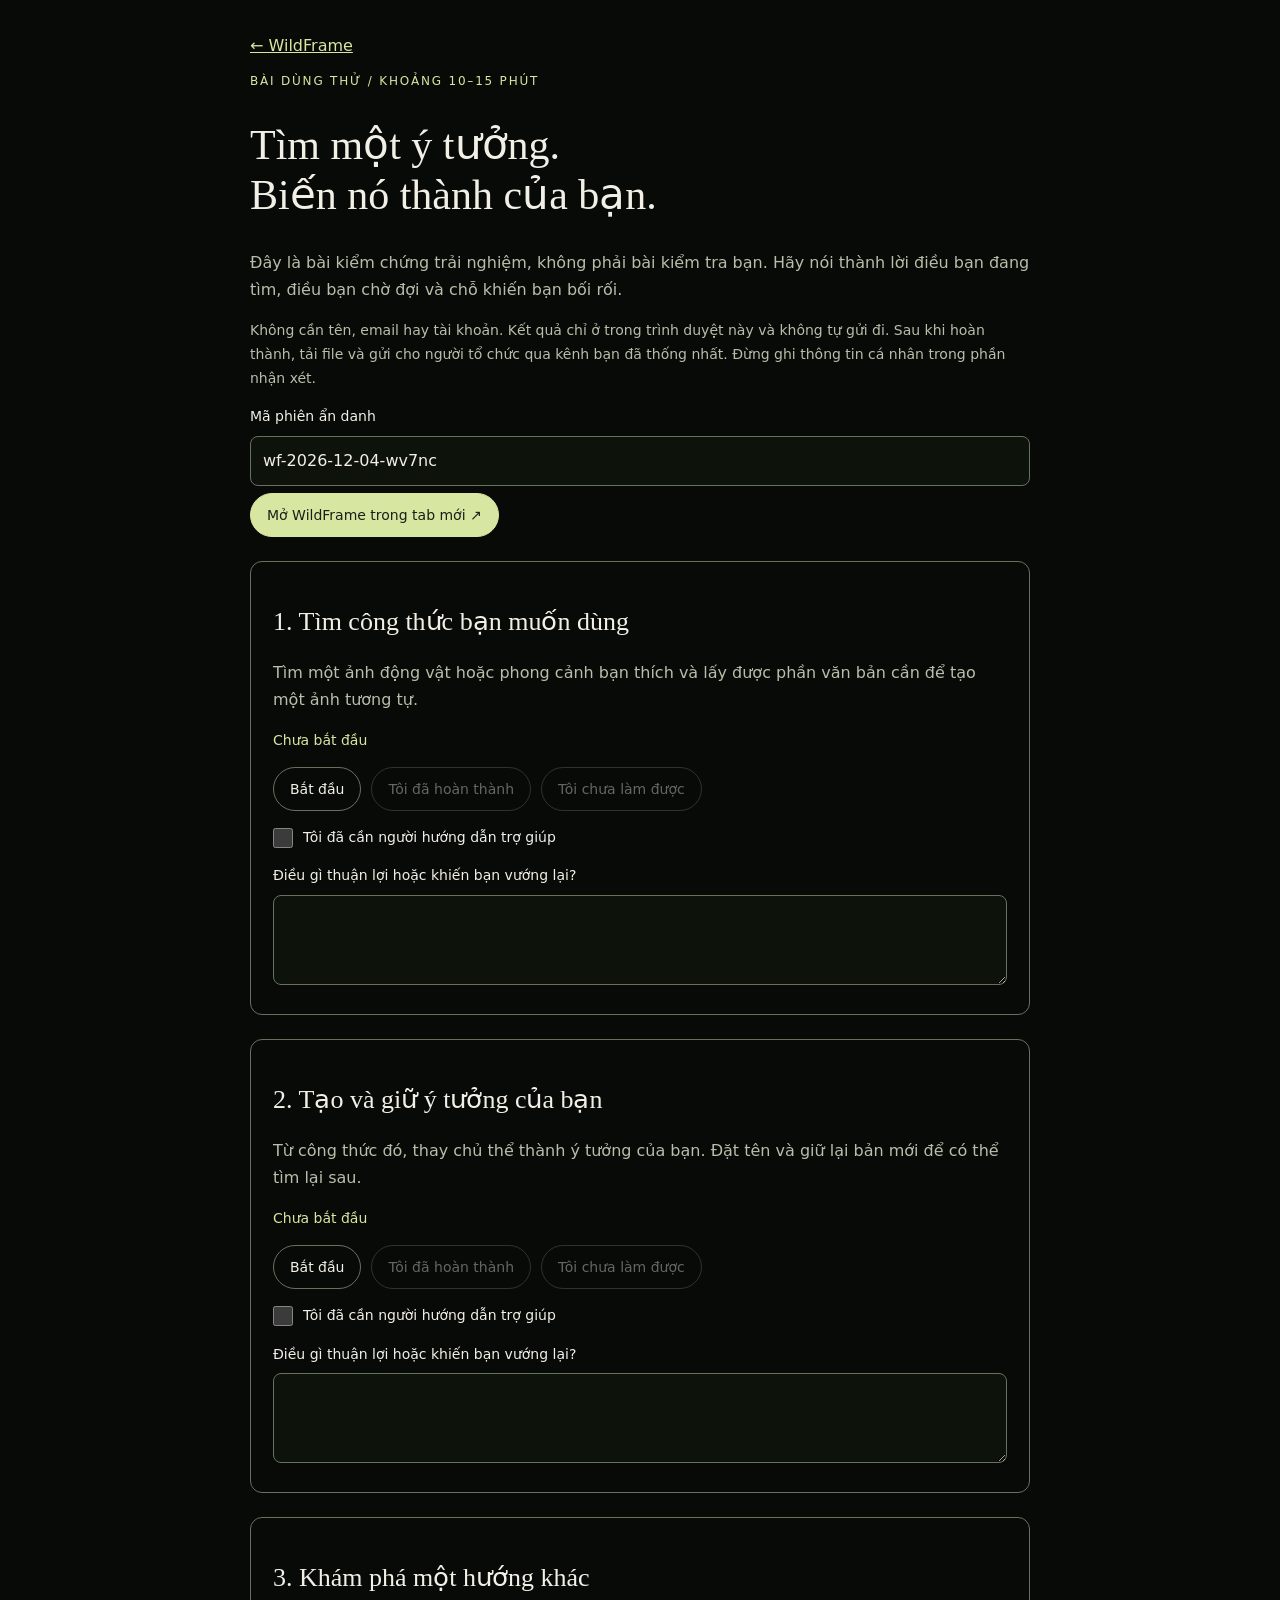
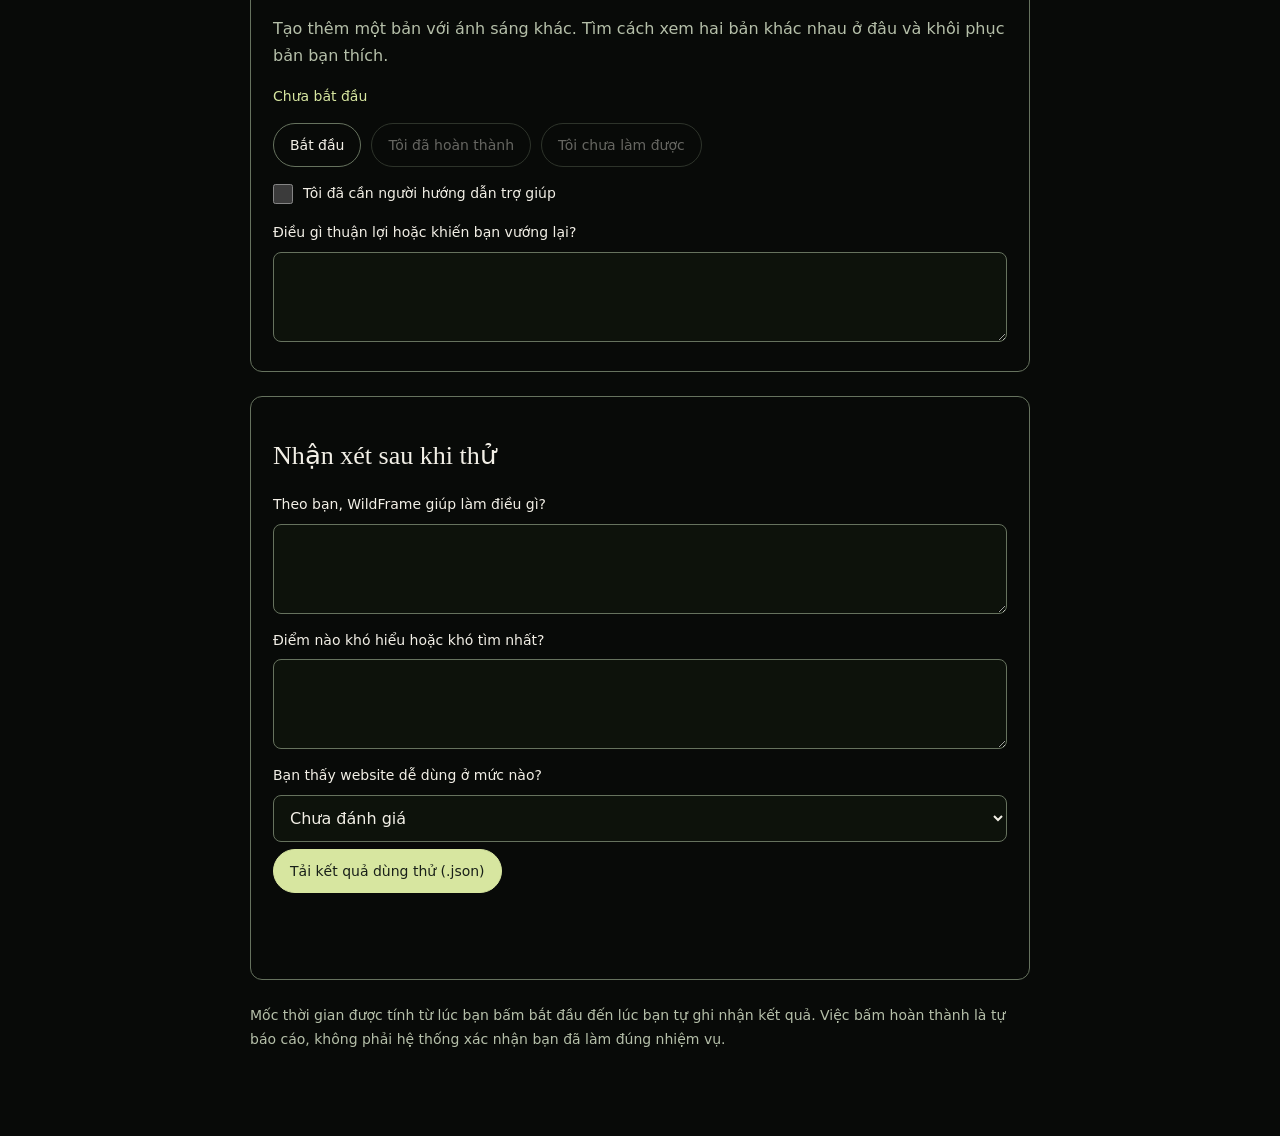
<file: try.html>
<!doctype html>
<html lang="vi"><head><meta charset="utf-8"><meta name="viewport" content="width=device-width,initial-scale=1"><meta name="robots" content="noindex,nofollow"><title>Dùng thử WildFrame</title><link rel="icon" href="/favicon.svg"><style>
:root{color-scheme:dark}*{box-sizing:border-box}body{margin:0;background:#080a08;color:#f2efe6;font:16px/1.7 system-ui,sans-serif}main{max-width:820px;margin:auto;padding:32px 20px 70px}a{color:#d7e6a0}h1,h2{font-family:Georgia,serif;font-weight:400;line-height:1.2}h1{font-size:42px}h2{font-size:26px}p{color:#b5bfa9}section{margin:24px 0;padding:22px;border:1px solid #66725e;border-radius:12px}label{display:block;margin-top:15px;font-size:14px}input,textarea,select{display:block;width:100%;margin:7px 0;padding:12px;border:1px solid #66725e;border-radius:8px;background:#0d120b;color:#f2efe6;font:16px/1.5 system-ui}textarea{min-height:90px}button,.button{display:inline-flex;align-items:center;justify-content:center;min-height:44px;padding:10px 16px;border:1px solid #66725e;border-radius:999px;background:transparent;color:#f2efe6;font:14px system-ui;cursor:pointer;text-decoration:none}button:disabled{opacity:.4;cursor:default}.primary{background:#d7e6a0;color:#192019;border-color:#d7e6a0}.actions{display:flex;gap:10px;flex-wrap:wrap;margin:14px 0}*:focus-visible{outline:2px solid #d7e6a0;outline-offset:4px}.status{color:#d7e6a0;font-size:14px}.eyebrow{text-transform:uppercase;letter-spacing:.15em;font-size:12px;color:#d7e6a0}.checkbox{display:flex;align-items:center;gap:10px}.checkbox input{width:20px;height:20px;margin:0}.note{font-size:14px}#exportStatus{min-height:2em}
</style></head><body><main>
<a href="/">← WildFrame</a><p class="eyebrow">Bài dùng thử / khoảng 10–15 phút</p><h1>Tìm một ý tưởng.<br>Biến nó thành của bạn.</h1>
<p>Đây là bài kiểm chứng trải nghiệm, không phải bài kiểm tra bạn. Hãy nói thành lời điều bạn đang tìm, điều bạn chờ đợi và chỗ khiến bạn bối rối.</p>
<p class="note">Không cần tên, email hay tài khoản. Kết quả chỉ ở trong trình duyệt này và không tự gửi đi. Sau khi hoàn thành, tải file và gửi cho người tổ chức qua kênh bạn đã thống nhất. Đừng ghi thông tin cá nhân trong phần nhận xét.</p>
<label>Mã phiên ẩn danh<input id="sessionId" maxlength="60"></label><a class="button primary" href="/" target="_blank" rel="noopener">Mở WildFrame trong tab mới ↗</a>
<div id="tasks"></div>
<section><h2>Nhận xét sau khi thử</h2><label>Theo bạn, WildFrame giúp làm điều gì?<textarea id="understanding" maxlength="1500"></textarea></label><label>Điểm nào khó hiểu hoặc khó tìm nhất?<textarea id="friction" maxlength="1500"></textarea></label><label>Bạn thấy website dễ dùng ở mức nào?<select id="ease"><option value="">Chưa đánh giá</option><option value="1">1 — Rất khó</option><option value="2">2 — Khó</option><option value="3">3 — Bình thường</option><option value="4">4 — Dễ</option><option value="5">5 — Rất dễ</option></select></label><button id="exportSession" class="primary">Tải kết quả dùng thử (.json)</button><p id="exportStatus" role="status"></p></section>
<p class="note">Mốc thời gian được tính từ lúc bạn bấm bắt đầu đến lúc bạn tự ghi nhận kết quả. Việc bấm hoàn thành là tự báo cáo, không phải hệ thống xác nhận bạn đã làm đúng nhiệm vụ.</p>
<script>
'use strict';
const tasks=[{id:'find',title:'1. Tìm công thức bạn muốn dùng',brief:'Tìm một ảnh động vật hoặc phong cảnh bạn thích và lấy được phần văn bản cần để tạo một ảnh tương tự.'},{id:'remix',title:'2. Tạo và giữ ý tưởng của bạn',brief:'Từ công thức đó, thay chủ thể thành ý tưởng của bạn. Đặt tên và giữ lại bản mới để có thể tìm lại sau.'},{id:'compare',title:'3. Khám phá một hướng khác',brief:'Tạo thêm một bản với ánh sáng khác. Tìm cách xem hai bản khác nhau ở đâu và khôi phục bản bạn thích.'}];
const state=tasks.map(task=>({...task,status:'not_started',startedAt:null,finishedAt:null,elapsedSeconds:null}));
document.querySelector('#sessionId').value='wf-'+new Date().toISOString().slice(0,10)+'-'+Math.random().toString(36).slice(2,7);
for(const task of state){
 const section=document.createElement('section');section.dataset.task=task.id;const heading=document.createElement('h2'),brief=document.createElement('p'),status=document.createElement('p'),actions=document.createElement('div');heading.textContent=task.title;brief.textContent=task.brief;status.className='status';status.textContent='Chưa bắt đầu';status.setAttribute('role','status');actions.className='actions';
 const start=document.createElement('button');start.textContent='Bắt đầu';start.dataset.start=task.id;actions.append(start);
 for(const [outcome,label] of [['completed','Tôi đã hoàn thành'],['blocked','Tôi chưa làm được']]){const button=document.createElement('button');button.textContent=label;button.dataset.outcome=outcome;button.disabled=true;button.addEventListener('click',()=>{task.status=outcome;task.finishedAt=new Date().toISOString();task.elapsedSeconds=Math.round((Date.now()-Date.parse(task.startedAt))/1000);status.textContent=(outcome==='completed'?'Tự báo cáo: hoàn thành':'Tự báo cáo: chưa làm được')+' · '+task.elapsedSeconds+' giây';actions.querySelectorAll('button').forEach(control=>control.disabled=true)});actions.append(button)}
 start.addEventListener('click',()=>{task.status='in_progress';task.startedAt=new Date().toISOString();start.disabled=true;actions.querySelectorAll('[data-outcome]').forEach(button=>button.disabled=false);status.textContent='Đang thực hiện — hãy thử theo cách của bạn.'});
 const notes=document.createElement('label');notes.textContent='Điều gì thuận lợi hoặc khiến bạn vướng lại?';const area=document.createElement('textarea');area.id='notes-'+task.id;area.maxLength=1500;notes.append(area);
 const help=document.createElement('label'),checkbox=document.createElement('input');help.className='checkbox';checkbox.type='checkbox';checkbox.id='help-'+task.id;help.append(checkbox,document.createTextNode('Tôi đã cần người hướng dẫn trợ giúp'));
 section.append(heading,brief,status,actions,help,notes);document.querySelector('#tasks').append(section);
}
document.querySelector('#exportSession').addEventListener('click',()=>{
 const result={kind:'self_reported_usability_session',version:1,participantCode:document.querySelector('#sessionId').value.trim(),exportedAt:new Date().toISOString(),tasks:state.map(task=>({...task,helpUsed:document.querySelector('#help-'+task.id).checked,notes:document.querySelector('#notes-'+task.id).value.trim()})),feedback:{understanding:document.querySelector('#understanding').value.trim(),friction:document.querySelector('#friction').value.trim(),ease:document.querySelector('#ease').value||null}};
 const url=URL.createObjectURL(new Blob([JSON.stringify(result,null,2)],{type:'application/json;charset=utf-8'})),link=document.createElement('a');link.href=url;link.download='wildframe-usability-session.json';link.click();setTimeout(()=>URL.revokeObjectURL(url),1000);document.querySelector('#exportStatus').textContent='Đã tạo file tải xuống. File chưa được gửi đi; bạn có thể kiểm tra trước khi chia sẻ.';
});
</script></main></body></html>
</file>
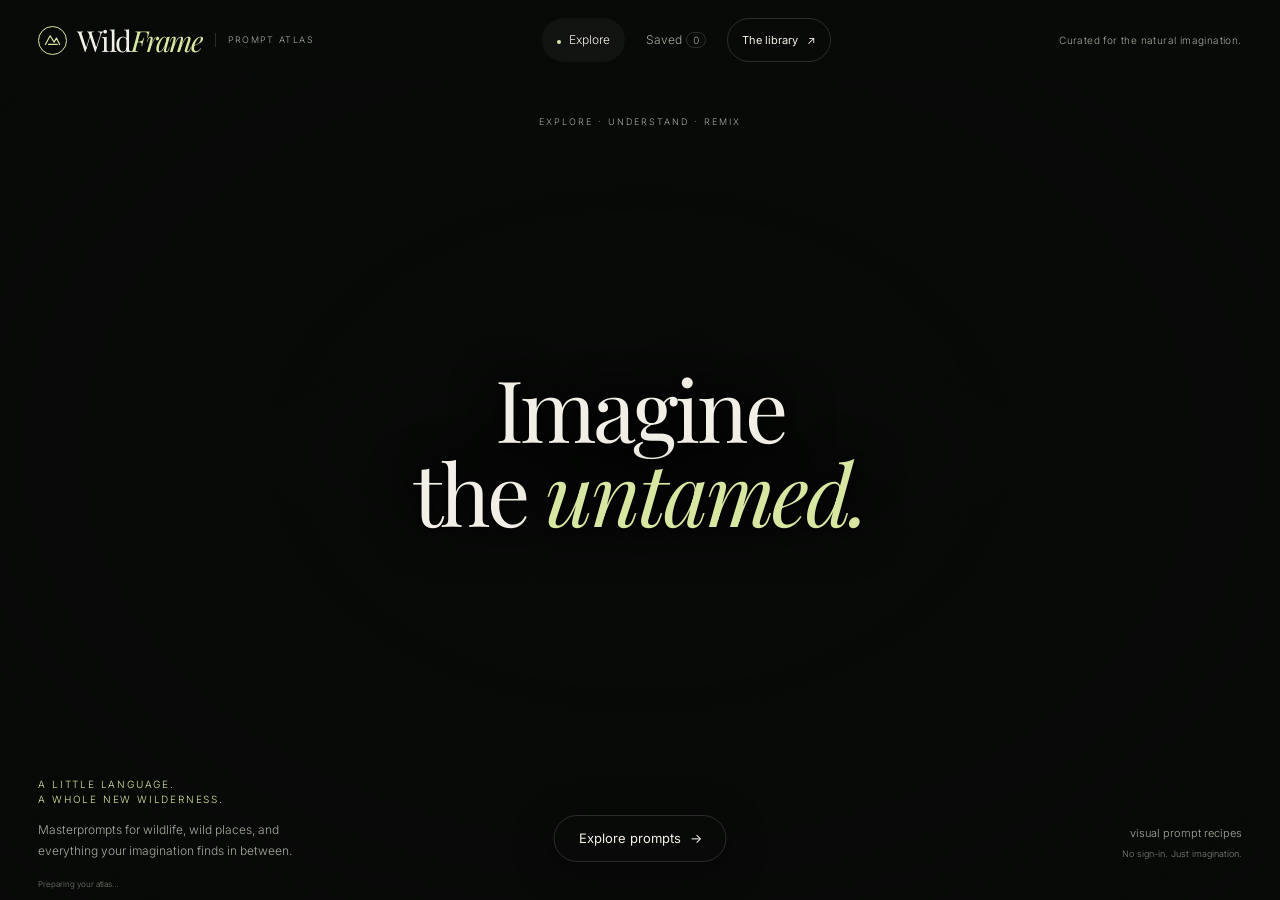
<file: source/index.template.html>
<!DOCTYPE html>
<html lang="en">
<head>
<meta charset="utf-8">
<meta name="viewport" content="width=device-width, initial-scale=1, viewport-fit=cover">
<meta name="description" content="WildFrame is a curated atlas of masterprompts for AI wildlife and artistic landscapes. Explore visual recipes, customize the details, and make something untamed.">
<meta name="theme-color" content="#080a08">
<link rel="icon" type="image/svg+xml" href="/favicon.svg">
<meta property="og:type" content="website"><meta property="og:title" content="WildFrame — Understand the prompt. Make it your own."><meta property="og:description" content="Explore AI wildlife and landscapes, understand Prompt DNA, compare styles and save your own remixes."><meta property="og:image" content="/social-preview.png"><meta property="og:image:alt" content="An AI-created fox in a misty forest beside a stream"><meta name="twitter:card" content="summary_large_image">
<title>WildFrame — Masterprompts for the natural imagination</title>
<link rel="preconnect" href="https://fonts.googleapis.com">
<link rel="preconnect" href="https://fonts.gstatic.com" crossorigin>
<link href="https://fonts.googleapis.com/css2?family=Playfair+Display:ital,wght@0,400;0,500;1,400&family=Inter:wght@300;400;500&display=swap" rel="stylesheet">
<style>
:root{--bg:#080a08;--panel:#10130f;--ink:#f2efe6;--muted:#a7ab9e;--line:#ffffff24;--accent:#d7e6a0;--accent-ink:#192019;--serif:'Playfair Display','Times New Roman',serif;--sans:Inter,-apple-system,BlinkMacSystemFont,'Segoe UI',sans-serif;--pad:clamp(18px,3vw,44px);--safe:env(safe-area-inset-bottom,0px);--ease:cubic-bezier(.22,.61,.36,1);--persp:1150px;--cw:170px;--hw:min(58vw,650px)}
*{box-sizing:border-box;margin:0;padding:0}html{background:var(--bg);scrollbar-gutter:stable}body{background:var(--bg);color:var(--ink);font:300 14px/1.5 var(--sans);min-height:100vh;min-height:100dvh;overflow-x:hidden;-webkit-font-smoothing:antialiased}button,input,select,textarea{font:inherit;color:inherit}button,a,input,select,textarea{-webkit-tap-highlight-color:transparent}button{background:none;border:0;cursor:pointer;touch-action:manipulation}button:disabled{cursor:default;opacity:.4}a{color:inherit;text-decoration:none}img{display:block;max-width:100%}button,a,[role=button]{touch-action:manipulation}button:focus-visible,a:focus-visible,[tabindex]:focus-visible,input:focus-visible,select:focus-visible,textarea:focus-visible{outline:2px solid var(--accent);outline-offset:4px}[hidden]{display:none!important}svg{width:18px;height:18px;fill:none;stroke:currentColor;stroke-width:1.5;stroke-linecap:round;stroke-linejoin:round;flex-shrink:0}.sr-only{position:absolute;width:1px;height:1px;overflow:hidden;clip:rect(0,0,0,0);white-space:nowrap}.skip-link{position:fixed;z-index:500;top:10px;left:16px;background:var(--accent);color:var(--accent-ink);padding:12px 18px;transform:translateY(-150%)}.skip-link:focus{transform:none}
.button{display:inline-flex;align-items:center;justify-content:center;gap:9px;min-height:44px;padding:11px 18px;border:1px solid var(--line);border-radius:999px;font-size:12px;font-weight:400;line-height:1.3;transition:background .2s,border-color .2s,color .2s}.button:hover{background:#ffffff0b;border-color:#ffffff6b}.button.primary{background:var(--accent);border-color:var(--accent);color:var(--accent-ink)}.button.primary:hover{background:#e7efc4}.button.small{padding:9px 14px;font-size:11px}.button[aria-pressed=true]{background:var(--accent);color:var(--accent-ink);border-color:var(--accent)}.icon-button{min-width:44px;min-height:44px;display:inline-grid;place-items:center;border:1px solid var(--line);border-radius:50%;transition:background .2s}.icon-button:hover{background:#ffffff14}.icon-button[aria-pressed=true]{color:var(--accent);border-color:#d7e6a066}.icon-button[aria-pressed=true] .bookmark{fill:currentColor}.eyebrow{font-size:10px;letter-spacing:.18em;text-transform:uppercase;color:var(--accent)}.muted{color:var(--muted)}.count{font-variant-numeric:tabular-nums;font-size:10px;border:1px solid var(--line);padding:1px 6px;border-radius:20px;margin-left:4px}
header{position:fixed;inset:0 0 auto;z-index:60;display:flex;align-items:center;justify-content:space-between;gap:24px;padding:calc(18px + env(safe-area-inset-top,0px)) var(--pad) 18px;pointer-events:none}header>*{pointer-events:auto}.brand{display:flex;align-items:center;gap:10px;min-height:44px}.brand-mark{width:29px;height:29px;border:1px solid var(--accent);border-radius:50%;display:grid;place-items:center;color:var(--accent)}.brand-mark svg{width:19px;height:19px}.brand-name{font:400 29px/1 var(--serif);letter-spacing:-.045em}.brand-name em{font-style:italic;color:var(--accent)}.brand small{border-left:1px solid var(--line);padding-left:12px;margin-left:3px;color:var(--muted);font-size:9px;letter-spacing:.15em;text-transform:uppercase}.main-nav{display:flex;align-items:center;gap:6px}.nav-button{font-size:12px;min-height:44px;padding:10px 15px;color:var(--muted);border-radius:999px;white-space:nowrap}.nav-button:hover,.nav-button[aria-current=true]{color:var(--ink);background:#ffffff0a}.nav-button[aria-current=true]::before{content:'';display:inline-block;width:4px;height:4px;background:var(--accent);border-radius:50%;margin-right:8px}.header-note{font-size:10px;color:var(--muted);letter-spacing:.04em}
#stage{position:fixed;inset:0;z-index:10;perspective:var(--persp);perspective-origin:50% 50%;overflow:hidden;touch-action:none;cursor:grab;transition:opacity .35s}#stage.dragging{cursor:grabbing}#world,#orb{position:absolute;width:0;height:0;transform-style:preserve-3d}#world{top:50%;left:50%;will-change:transform}#orb{top:0;left:0}#headline{position:absolute;top:0;left:0;width:var(--hw);margin-left:calc(var(--hw)/-2);text-align:center;font:400 clamp(38px,5.8vw,82px)/.98 var(--serif);letter-spacing:-.035em;color:var(--ink);pointer-events:none;user-select:none;text-shadow:0 3px 45px #000a}#headline .inner{position:absolute;top:0;left:0;width:100%;transform:translateY(-50%)}#headline em{font-weight:400;color:var(--accent)}.sphere-card{position:absolute;top:0;left:0;width:var(--cw);height:calc(var(--cw)/1.5);margin-left:calc(var(--cw)/-2);margin-top:calc(var(--cw)/-3);cursor:pointer;user-select:none}.sphere-card figure{position:relative;width:100%;height:100%;overflow:hidden;border-radius:4px;background:#151913;transition:transform .4s var(--ease)}.sphere-card:hover figure{transform:scale(1.04)}.sphere-card img{width:100%;height:100%;object-fit:cover;pointer-events:none;opacity:0;transition:opacity .5s}.sphere-card img.ready{opacity:1}.sphere-card figure::after{content:'';position:absolute;inset:0;background:rgba(8,10,8,var(--d,0));box-shadow:inset 0 0 0 1px #ffffff18;pointer-events:none}.vignette{position:fixed;inset:0;z-index:12;pointer-events:none;background:radial-gradient(ellipse at center,transparent 37%,#080a0820 68%,#080a08bb 100%)}.hero-kicker{position:fixed;z-index:15;top:115px;left:50%;transform:translateX(-50%);white-space:nowrap;font-size:9px;letter-spacing:.22em;color:var(--muted);text-transform:uppercase;pointer-events:none}.hero-description{position:fixed;z-index:25;left:var(--pad);bottom:calc(38px + var(--safe));max-width:260px}.hero-description p:last-child{margin-top:12px;font-size:12px;line-height:1.8;color:var(--muted)}.hero-cta{position:fixed;z-index:25;left:50%;bottom:calc(38px + var(--safe));transform:translateX(-50%);text-align:center}.hero-cta .button{padding:14px 24px;font-size:13px;box-shadow:0 8px 40px #0007}.hero-cta p{font-size:10px;color:var(--muted);margin-top:12px;letter-spacing:.04em}.hero-meta{position:fixed;z-index:25;right:var(--pad);bottom:calc(38px + var(--safe));text-align:right}.hero-meta strong{font:400 31px var(--serif);color:var(--accent)}.hero-meta p{font-size:11px;color:var(--muted);margin-top:5px}.hero-meta small{font-size:9px;color:#7c8376}.hero-layer{transition:opacity .3s}.hero-topic{position:fixed;z-index:20;top:150px;right:var(--pad);display:flex;flex-direction:column;gap:12px}.hero-topic button{font-size:10px;color:var(--muted);text-align:right;min-height:28px;padding:5px 0}.hero-topic button:hover{color:var(--accent)}
body.library-view header{background:linear-gradient(var(--bg) 78%,transparent)}body.library-view #stage,body.library-view .hero-layer,body.library-view .vignette{opacity:0;pointer-events:none}#library{position:fixed;inset:0;z-index:30;background:var(--bg);overflow:auto;padding:125px var(--pad) 45px;overscroll-behavior:contain}#library:not(.open){visibility:hidden;pointer-events:none}.library-heading{display:flex;align-items:flex-end;justify-content:space-between;gap:25px;max-width:1680px;margin:0 auto 34px}.library-heading h1{font:400 clamp(35px,5vw,66px)/1.05 var(--serif);letter-spacing:-.025em;margin-top:12px}.library-heading h1 em{color:var(--accent);font-weight:400}.library-heading p:not(.eyebrow){color:var(--muted);font-size:12px;line-height:1.8;max-width:420px}.library-stat{display:flex;gap:28px;align-items:center}.library-stat strong{display:block;font:400 27px var(--serif);color:var(--ink)}.library-stat span{font-size:10px;color:var(--muted)}.library-tools{max-width:1680px;margin:auto;display:flex;gap:14px;align-items:center;flex-wrap:wrap;padding:0 0 22px;border-bottom:1px solid var(--line)}.search{display:flex;align-items:center;gap:10px;flex:1;min-width:200px;max-width:420px;height:46px;padding:0 15px;background:#11150f;border:1px solid var(--line);border-radius:8px}.search svg{color:var(--muted)}.search input{border:0;outline:0;background:none;min-width:0;width:100%;font-size:14px}.search:focus-within{outline:1px solid var(--accent);outline-offset:2px}.search input::placeholder{color:#838b7b}.category-tabs{display:flex;gap:5px;flex-wrap:wrap}.category-tabs button{font-size:11px;min-height:44px;padding:8px 12px;border:1px solid transparent;border-radius:999px;color:var(--muted)}.category-tabs button:hover{color:var(--ink)}.category-tabs button[aria-pressed=true]{color:var(--accent);background:#d7e6a00c;border-color:#d7e6a040}.style-control{margin-left:auto}.style-control select{min-height:44px;padding:9px 30px 9px 12px;background:#11150f;border:1px solid var(--line);border-radius:7px;font-size:11px}.results-bar{max-width:1680px;margin:20px auto;display:flex;align-items:center;justify-content:space-between;gap:12px;font-size:10px;color:var(--muted)}.text-button{font-size:11px;min-height:36px;padding:6px 0;color:var(--accent);text-decoration:underline;text-underline-offset:4px}.recipe-grid{display:grid;grid-template-columns:repeat(4,minmax(0,1fr));gap:32px 20px;max-width:1680px;margin:0 auto}.recipe-card{min-width:0}.image-wrap{position:relative;aspect-ratio:3/2;border-radius:6px;overflow:hidden;background:#141a12}.open-recipe{display:block;width:100%;text-align:left}.open-recipe img{width:100%;height:100%;object-fit:cover;aspect-ratio:3/2;transition:transform .55s var(--ease),opacity .35s}.open-recipe:hover img{transform:scale(1.045)}.image-wrap::after{content:'';position:absolute;inset:50% 0 0;background:linear-gradient(transparent,#0006);pointer-events:none}.image-tag{position:absolute;bottom:12px;left:12px;z-index:1;color:#fff;font-size:9px;letter-spacing:.04em;padding:5px 8px;background:#0009;border:1px solid #ffffff26;border-radius:5px;pointer-events:none}.card-save{position:absolute;right:10px;top:10px;z-index:2;background:#080a08b0;min-width:36px;min-height:36px;color:#fff;backdrop-filter:blur(5px)}.card-copy{min-width:36px;min-height:36px;border:0}.recipe-info{display:flex;justify-content:space-between;gap:8px;margin-top:13px;align-items:flex-start}.recipe-info h2{font:400 clamp(16px,1.4vw,21px)/1.25 var(--serif);letter-spacing:-.01em}.recipe-info .title-button{text-align:left}.recipe-info .title-button:hover{color:var(--accent)}.recipe-info p{color:var(--muted);font-size:10px;margin-top:6px}.recipe-tags{display:flex;gap:7px;flex-wrap:wrap;font-size:9px;color:#87917e;margin-top:10px}.recipe-tags span::before{content:'#';color:#5e6b55}.source-pin{position:absolute;right:12px;bottom:13px;z-index:2;font-size:8px;letter-spacing:.05em;color:#e8eed7;pointer-events:none}.empty-state{padding:85px 20px;text-align:center}.empty-state h2{font:400 30px var(--serif);margin-bottom:12px}.empty-state p{color:var(--muted);font-size:13px;line-height:1.7;margin:0 auto 20px;max-width:400px}.library-footer{max-width:1680px;margin:55px auto 0;border-top:1px solid var(--line);padding-top:22px;display:flex;justify-content:space-between;gap:24px;font-size:10px;line-height:1.8;color:var(--muted)}.library-footer p{max-width:560px}
.overlay{position:fixed;inset:0;z-index:100;background:#050705e8;overflow:auto;overscroll-behavior:contain;padding:28px var(--pad) calc(28px + var(--safe))}.overlay:not(.open){visibility:hidden;pointer-events:none}.dialog-shell{max-width:1300px;margin:0 auto;background:var(--panel);border:1px solid var(--line);border-radius:16px;overflow:hidden;box-shadow:0 35px 140px #0008}.dialog-top{display:flex;align-items:center;justify-content:space-between;gap:12px;padding:14px 22px;border-bottom:1px solid var(--line);position:sticky;top:-28px;z-index:8;background:#10130ff5}.dialog-top .eyebrow{font-size:9px}.dialog-top .close-button{min-height:40px;padding:8px 14px}.dialog-body{display:grid;grid-template-columns:minmax(0,1.08fr) minmax(0,1fr)}.prompt-visual{position:relative;padding:24px;background:#090c08;min-width:0}.prompt-visual img{width:100%;height:clamp(250px,44vh,540px);object-fit:contain;background:#070907;border-radius:6px}.visual-caption{display:flex;justify-content:space-between;gap:12px;font-size:9px;color:var(--muted);margin-top:12px}.visual-note{font-size:12px;line-height:1.8;color:var(--muted);margin-top:23px;max-width:50ch}.visual-note strong{color:var(--accent);font-weight:400}.visual-parameters{display:grid;grid-template-columns:repeat(3,1fr);gap:10px;margin-top:23px;border-top:1px solid var(--line);padding-top:18px}.visual-parameters dt{font-size:8px;text-transform:uppercase;letter-spacing:.15em;color:#7f8975}.visual-parameters dd{font-size:11px;color:var(--ink);margin-top:6px}.prompt-content{padding:26px 28px;border-left:1px solid var(--line);min-width:0}.prompt-content h2{font:400 clamp(28px,3vw,43px)/1.08 var(--serif);letter-spacing:-.025em;margin:12px 0 15px}.badge{display:inline-flex;align-items:center;gap:6px;font-size:9px;padding:5px 9px;border-radius:5px;background:#d7e6a010;border:1px solid #d7e6a032;color:var(--accent)}.source-note{font-size:11px;line-height:1.7;color:var(--muted);margin:12px 0 20px}.section-label{font-size:9px;text-transform:uppercase;letter-spacing:.15em;color:var(--muted);margin-bottom:10px;display:flex;justify-content:space-between;align-items:center}.section-label span:last-child{font-size:8px;letter-spacing:.03em;text-transform:none;color:#737f6a}.prompt-text{width:100%;min-height:250px;padding:16px;background:#080b07;border:1px solid #d7e6a026;border-radius:8px;resize:vertical;font:400 12px/1.85 ui-monospace,SFMono-Regular,Consolas,monospace;color:#d5ddc9}.prompt-text:focus{border-color:var(--accent)}.prompt-actions{display:flex;gap:8px;flex-wrap:wrap;margin-top:14px}.prompt-actions .primary{flex:1}.prompt-actions .button{font-size:11px}.negative-box{border-top:1px solid var(--line);margin-top:22px;padding-top:16px}.negative-box summary{font-size:11px;color:var(--muted);cursor:pointer;min-height:36px;padding:6px 0}.negative-box p{font:400 11px/1.8 ui-monospace,monospace;color:#99a58c;margin-top:9px}.negative-box button{margin-top:7px}.insight{margin-top:22px;padding:14px 16px;border-left:2px solid var(--accent);background:#d7e6a005}.insight h3{font-size:10px;font-weight:400;color:var(--accent);margin-bottom:6px}.insight p{font-size:11px;line-height:1.8;color:var(--muted)}.prompt-navigation{display:flex;justify-content:space-between;align-items:center;gap:12px;padding:16px 24px;border-top:1px solid var(--line);font-size:10px;color:var(--muted)}.prompt-navigation button{min-height:40px;padding:8px 14px;font-size:11px}.status-line{min-height:20px;font-size:11px;line-height:1.7;color:var(--accent);margin-top:10px}
#studio{z-index:120}.studio-shell{max-width:1180px}.studio-heading{padding:25px 28px 0}.studio-heading h2{font:400 clamp(28px,3.5vw,44px)/1.1 var(--serif);margin:9px 0}.studio-heading p{font-size:12px;color:var(--muted);line-height:1.8;max-width:75ch}.studio-grid{display:grid;grid-template-columns:1fr 1fr;gap:35px;padding:28px}.studio-fields{display:grid;grid-template-columns:1fr 1fr;gap:18px 14px;align-content:start}.field-wide{grid-column:1/-1}.field label{display:block;font-size:10px;color:var(--muted);margin-bottom:8px}.field input,.field select,.field textarea{display:block;width:100%;min-height:45px;padding:11px 12px;border:1px solid var(--line);border-radius:7px;background:#090d08;font-size:14px}.field textarea{min-height:90px;resize:vertical}.field p{font-size:10px;line-height:1.7;color:#7f8b73;margin-top:7px}.studio-preview{min-width:0}.studio-preview .prompt-text{min-height:365px}.studio-source{display:flex;gap:12px;align-items:center;padding:12px;border:1px solid var(--line);border-radius:8px;margin-bottom:18px}.studio-source img{width:70px;height:52px;object-fit:cover;border-radius:4px}.studio-source strong{display:block;font-size:11px;font-weight:400}.studio-source p{font-size:9px;color:var(--muted);margin-top:4px}.studio-disclaimer{font-size:10px;color:var(--muted);line-height:1.8;margin-top:15px}.saved-variation{margin-top:16px;border-top:1px solid var(--line);padding-top:12px}.saved-variation button{font-size:10px;color:var(--accent);min-height:36px;padding:7px 0}.copy-fallback{margin-top:12px;padding:12px;border:1px solid var(--accent);border-radius:7px;color:var(--muted);font-size:11px;line-height:1.7}.copy-fallback textarea{display:block;width:100%;height:95px;margin-top:10px;padding:10px;background:#080b07;color:var(--ink);border:1px solid var(--line);font-size:12px}.toast{position:fixed;z-index:300;left:50%;bottom:calc(24px + var(--safe));transform:translate(-50%,12px);max-width:min(600px,calc(100vw - 28px));background:var(--accent);color:var(--accent-ink);border-radius:9px;padding:12px 18px;font-size:12px;line-height:1.6;box-shadow:0 15px 50px #0008;opacity:0;pointer-events:none;transition:opacity .2s,transform .2s}.toast.visible{opacity:1;transform:translate(-50%,0)}.load-note{position:fixed;bottom:10px;left:var(--pad);z-index:14;font-size:8px;color:#747d6d;pointer-events:none}
header{background:linear-gradient(#080a08 10%,#080a08c0 65%,transparent)}
#headline{font-size:clamp(32px,3.6vw,52px)}
@media(pointer:coarse){#stage{touch-action:pan-y pinch-zoom}.card-save,.card-copy{min-width:44px;min-height:44px}}
@media(max-width:1150px){.header-note{display:none}.brand small{display:none}.recipe-grid{grid-template-columns:repeat(3,minmax(0,1fr))}.hero-description{max-width:205px}.hero-description p:last-child{font-size:11px}.hero-meta{max-width:140px}.library-stat{gap:18px}.category-tabs button{padding:7px 10px}.style-control{margin-left:0}.prompt-content{padding:24px}.prompt-visual{padding:20px}.prompt-text{min-height:290px}}
@media(max-width:850px){header{padding-top:calc(14px + env(safe-area-inset-top,0px));gap:15px}.brand-name{font-size:27px}.hero-description,.hero-meta{display:none}.hero-kicker{top:98px}.hero-topic{top:125px;right:20px}.hero-topic button{font-size:9px}.dialog-body{grid-template-columns:1fr}.prompt-visual img{height:40dvh;min-height:230px}.prompt-visual{padding:18px}.visual-note{margin-top:14px;max-width:none}.visual-parameters{margin-top:15px}.prompt-content{border-left:0;border-top:1px solid var(--line)}.prompt-content h2{font-size:32px}.prompt-text{min-height:270px}.studio-grid{gap:24px;padding:24px;grid-template-columns:1fr}.studio-preview .prompt-text{min-height:290px}.library-heading{align-items:start}.library-stat{display:none}.recipe-grid{grid-template-columns:repeat(2,minmax(0,1fr))}.library-tools{gap:12px}.search{max-width:none;flex-basis:100%}.style-control{margin-left:auto}.library-heading p:not(.eyebrow){max-width:360px}.library-footer{flex-direction:column}}
@media(max-width:520px){:root{--pad:16px;--hw:min(84vw,360px)}header{gap:10px}.brand{gap:7px}.brand-mark{width:24px;height:24px}.brand-mark svg{width:16px;height:16px}.brand-name{font-size:25px}.main-nav{gap:2px}.nav-button{padding:8px 10px;font-size:11px}.main-nav .button{padding:9px 12px;font-size:10px}.nav-button[aria-current=true]::before{display:none}.saved-label{font-size:0}.saved-label::after{content:'Saved';font-size:11px}.main-nav .count{margin-left:1px}.hero-kicker{font-size:8px;top:91px;letter-spacing:.16em}.hero-topic{display:none}#headline{font-size:clamp(29px,8.2vw,35px)}.hero-cta{bottom:calc(38px + var(--safe));width:calc(100% - 32px)}.hero-cta p{font-size:9px}.hero-cta .button{font-size:12px;padding:13px 22px}#library{padding-top:105px}.library-heading{margin-bottom:23px}.library-heading h1{font-size:40px}.library-heading p:not(.eyebrow){display:none}.library-tools{padding-bottom:14px}.category-tabs{gap:2px;flex-basis:100%}.category-tabs button{padding:7px 10px;font-size:10px;min-height:40px}.style-control{margin-left:0;flex:1}.style-control select{width:100%;font-size:11px;min-height:42px}.search input{font-size:16px}.recipe-grid{gap:25px 12px}.recipe-info{margin-top:11px;gap:3px}.recipe-info h2{font-size:16px}.recipe-info p{font-size:9px;line-height:1.6}.recipe-tags{font-size:8px;gap:5px}.card-copy{display:none}.card-save{top:7px;right:7px;background:#080a08cc}.image-tag{left:8px;bottom:8px;font-size:8px;padding:4px 6px}.source-pin{display:none}.results-bar{margin:16px 0}.results-bar span{font-size:9px}.library-footer{margin-top:35px}.overlay{padding:0;background:var(--panel)}.dialog-shell{border:0;border-radius:0;min-height:100dvh}.dialog-top{top:0;padding:calc(10px + env(safe-area-inset-top,0px)) 16px 10px}.dialog-top .eyebrow{font-size:8px}.dialog-top .close-button{min-height:44px}.prompt-visual{padding:15px}.prompt-visual img{height:32dvh;min-height:200px}.visual-caption{font-size:8px}.visual-note{font-size:11px}.visual-parameters dt{font-size:8px}.visual-parameters dd{font-size:10px}.prompt-content{padding:22px 16px}.prompt-content h2{font-size:31px}.prompt-text{font-size:12px;min-height:290px}.prompt-actions .button{font-size:11px;padding:10px 14px}.prompt-navigation{padding:12px 16px calc(12px + var(--safe))}.studio-heading{padding:22px 16px 0}.studio-heading h2{font-size:33px}.studio-heading p{font-size:11px}.studio-grid{padding:22px 16px;gap:28px}.studio-fields{gap:16px 12px}.field input,.field select,.field textarea{font-size:16px}.studio-preview .prompt-text{min-height:330px}.load-note{display:none}}
@media(max-width:520px){#exploreNav{display:none}#libraryNav{white-space:nowrap}#promptPrimaryActions,#studioPrimaryActions{position:fixed;z-index:15;bottom:calc(10px + var(--safe));left:12px;right:12px;display:flex;flex-wrap:nowrap;padding:10px;margin:0;border:1px solid #d7e6a035;border-radius:12px;background:#13190ff5;box-shadow:0 8px 40px #0009}#promptPrimaryActions .button,#studioPrimaryActions .button{white-space:nowrap;padding:11px 12px;font-size:11px}#promptPrimaryActions .icon-button{flex-shrink:0}.prompt-navigation{padding-bottom:calc(95px + var(--safe))}.studio-grid{padding-bottom:calc(115px + var(--safe))}}
@media(max-width:360px){.brand-mark{display:none}.nav-button{padding:8px}.brand-name{font-size:24px}.main-nav .count{display:none}.recipe-grid{grid-template-columns:1fr}.category-tabs button{padding:6px 8px}.studio-fields{grid-template-columns:1fr}.field-wide{grid-column:auto}}
@media(max-height:520px) and (orientation:landscape){.hero-kicker,.hero-topic,.hero-cta p{display:none}.hero-cta{bottom:14px}.hero-cta .button{min-height:38px;padding:9px 18px}#headline{font-size:clamp(26px,9vh,44px)}header{padding-top:8px;padding-bottom:8px}.hero-description,.hero-meta{display:none}.prompt-visual img{height:65dvh}#library{padding-top:85px}}
@media(prefers-reduced-motion:reduce){*,*::before,*::after{animation:none!important;transition-property:none!important;scroll-behavior:auto!important}}
/* WildFrame polish. SpotlightCard's masked rim is adapted from React Bits. */
:root{--motion-fast:180ms;--motion-enter:280ms;--secondary:#a7b19a}
#headline{top:50%;left:50%;z-index:2;font-size:clamp(48px,6.7vw,96px);text-shadow:0 2px 12px #000,0 4px 50px #0009}
#headline .inner::before{content:'';position:absolute;inset:-25% -10%;background:radial-gradient(ellipse,#080a08a6,transparent 70%);z-index:-1;pointer-events:none}
.recipe-card{position:relative;isolation:isolate;padding:10px;border:1px solid #ffffff12;border-radius:12px;background:#10150e;--spot-x:50%;--spot-y:25%;transition:border-color var(--motion-fast),background var(--motion-fast)}
.recipe-card::before,.recipe-card::after{content:'';position:absolute;inset:0;border-radius:inherit;pointer-events:none;opacity:0;transition:opacity 220ms}
.recipe-card::before{z-index:-1;background:radial-gradient(260px circle at var(--spot-x) var(--spot-y),#d7e6a01c,transparent 80%)}
.recipe-card::after{z-index:3;padding:1px;background:radial-gradient(180px circle at var(--spot-x) var(--spot-y),#d7e6a0a0,transparent 90%);-webkit-mask:linear-gradient(#000 0 0) content-box,linear-gradient(#000 0 0);-webkit-mask-composite:xor;mask:linear-gradient(#000 0 0) content-box exclude,linear-gradient(#000 0 0)}
.recipe-card.spotlight-active::before,.recipe-card.spotlight-active::after,.recipe-card:focus-within::before{opacity:1}
.recipe-card:focus-within{border-color:#d7e6a080}
.recipe-info h2{font-size:clamp(18px,1.55vw,23px);line-height:1.3}
.recipe-info p,.recipe-tags{font-size:12px;line-height:1.6;color:var(--secondary)}
.recipe-tags{gap:8px;margin-top:9px}.recipe-tags span::before{color:var(--secondary)}
.source-pin{padding:4px 6px;background:#080a08cc;border-radius:4px}
.search,.style-control select,.field input,.field select,.field textarea,.prompt-text{border-color:#66725e}
.recipe-grid{gap:24px 18px}.card-save,.card-copy{min-width:44px;min-height:44px}.card-save{top:10px;right:10px}
.open-recipe:focus-visible{outline-offset:-4px;border-radius:6px}
.image-tag{font-size:11px;left:10px;bottom:10px}.source-pin{font-size:10px}
.preview-unavailable{aspect-ratio:3/2;display:grid;place-items:center;padding:24px;background:radial-gradient(ellipse at top,#27331d,#11170e)}
.preview-message{font-size:12px;line-height:1.7;text-align:center;color:var(--muted);max-width:20ch}
.library-heading p:not(.eyebrow){font-size:14px}.library-stat span,.library-footer,.results-bar{font-size:12px}
.category-tabs button,.style-control select{font-size:12px}.text-button{font-size:12px;min-height:44px}
.results-bar>div{display:flex;align-items:center;gap:16px}.results-bar span{line-height:1.6}
.source-note,.visual-note,.studio-heading p,.insight p,.studio-disclaimer{font-size:13px;line-height:1.8}
.prompt-text{font-size:13px;line-height:1.85}.section-label,.badge,.field label{font-size:12px}
.section-label span:last-child{font-size:11px;color:var(--muted)}
.visual-parameters dt{font-size:10px;color:var(--muted)}.visual-parameters dd{font-size:12px}
.visual-caption,.field p,.studio-source p{font-size:12px;color:var(--muted)}
.visual-caption a{display:inline-flex;align-items:center;min-height:32px}
.studio-source strong{font-size:13px}.negative-box summary{font-size:13px;min-height:44px}.negative-box p{font-size:12px}
.overlay{scroll-padding-top:90px;scroll-padding-bottom:110px}.overlay.open .dialog-shell{animation:dialog-arrive var(--motion-enter) var(--ease)}
.dialog-shell{overflow:clip}.dialog-top{top:0}
@keyframes dialog-arrive{from{opacity:0}to{opacity:1}}
.button:active,.icon-button:active{filter:brightness(.85)}
@media(min-width:1101px){.library-tools{position:sticky;top:80px;z-index:10;padding-top:12px;background:#080a08f5;backdrop-filter:blur(12px)}}
@media(max-width:520px){
 #headline{font-size:clamp(36px,10vw,44px)}
 .hero-cta p{font-size:11px;line-height:1.6;max-width:32ch;margin:12px auto 0}
 .recipe-card{padding:7px;border-radius:10px}.recipe-grid{gap:18px 10px}
 .recipe-info h2{font-size:18px;line-height:1.25}.recipe-info p{font-size:11px}.recipe-tags{font-size:10px;gap:6px}
 .card-save{top:6px;right:6px}.image-tag{font-size:9px;left:6px;bottom:6px}
 .category-tabs{gap:2px;justify-content:space-between}.category-tabs button{font-size:11px;min-height:44px;padding:8px}
 .style-control select{font-size:13px;min-height:44px}.results-bar span{font-size:12px}.results-bar{align-items:flex-start}
 .results-bar>div{flex-wrap:wrap;justify-content:flex-end;gap:4px 12px}.text-button{font-size:12px}
 .library-heading h1{font-size:42px}.library-footer{font-size:12px}
 .prompt-text{font-size:13px}.source-note,.visual-note,.studio-heading p{font-size:13px}
 .field label{font-size:12px}.field p{font-size:12px}.studio-disclaimer{font-size:12px}
 .prompt-content{padding-bottom:40px}.visual-caption{font-size:11px;align-items:center}
 .visual-parameters dt{font-size:9px}.visual-parameters dd{font-size:11px}
 .overlay{scroll-padding-top:82px;scroll-padding-bottom:120px}
 .toast{bottom:calc(104px + var(--safe));font-size:13px}
 .hero-topic button{min-height:44px}.prompt-navigation{gap:8px}
}
@media(prefers-reduced-motion:reduce){.recipe-card::before,.recipe-card::after{transition:none}.overlay.open .dialog-shell{animation:none}}
/* LAB_STYLES */
/* JOURNEY_STYLES */
/* ATLAS_STYLES */
</style>
</head>
<body>
<svg class="sr-only" aria-hidden="true"><defs><symbol id="icon-copy" viewBox="0 0 24 24"><rect x="8" y="8" width="12" height="12" rx="2"/><path d="M16 8V4H4v12h4"/></symbol><symbol id="icon-bookmark" viewBox="0 0 24 24"><path class="bookmark" d="M6 3h12v18l-6-4-6 4z"/></symbol><symbol id="icon-search" viewBox="0 0 24 24"><circle cx="10.5" cy="10.5" r="6.5"/><path d="m16 16 5 5"/></symbol><symbol id="icon-arrow" viewBox="0 0 24 24"><path d="M5 12h14m-5-5 5 5-5 5"/></symbol><symbol id="icon-mark" viewBox="0 0 24 24"><path d="m3 17 6-11 5 8 3-5 4 8M7 17h11"/></symbol><symbol id="icon-lock" viewBox="0 0 24 24"><rect x="5" y="10" width="14" height="11" rx="2"/><path d="M8 10V7a4 4 0 0 1 8 0v3m-4 5v2"/></symbol><symbol id="icon-unlock" viewBox="0 0 24 24"><rect x="5" y="10" width="14" height="11" rx="2"/><path d="M8 10V7a4 4 0 0 1 7-2m-3 10v2"/></symbol><symbol id="icon-reset" viewBox="0 0 24 24"><path d="M3 10a9 9 0 1 1 2 8M3 4v6h6"/></symbol></defs></svg>
<a href="#library" class="skip-link" id="skipLibrary">Skip to prompt library</a>
<header><a href="#" class="brand" id="homeLink" aria-label="WildFrame home"><span class="brand-mark"><svg aria-hidden="true"><use href="#icon-mark"/></svg></span><span class="brand-name">Wild<em>Frame</em></span><small>Prompt Atlas</small></a><nav class="main-nav" aria-label="Main navigation"><button id="exploreNav" class="nav-button" aria-current="true">Explore</button><button id="savedNav" class="nav-button"><span class="saved-label">Saved</span><span class="count" id="savedCount">0</span></button><button id="libraryNav" class="button small">The library <span aria-hidden="true">↗</span></button></nav><span class="header-note">Curated for the natural imagination.</span></header>
<main id="stage" aria-label="Interactive visual prompt atlas" aria-describedby="sphereHelp" tabindex="0"><div id="world"><div id="orb"></div></div><h1 id="headline"><span class="inner">Imagine<br>the <em>untamed.</em></span></h1></main>
<div class="vignette"></div>
<p class="hero-kicker hero-layer">Explore · Understand · Remix</p>
<aside class="hero-description hero-layer"><p class="eyebrow">A little language.<br>A whole new wilderness.</p><p>Masterprompts for wildlife, wild places, and everything your imagination finds in between.</p></aside>
<div class="hero-cta hero-layer"><button class="button" id="browsePrompts">Explore prompts <span aria-hidden="true">→</span></button></div>
<aside class="hero-meta hero-layer"><strong id="heroCount"><!-- SPHERE_COUNT --></strong><p>visual prompt recipes</p><small>No sign-in. Just imagination.</small></aside>
<p class="load-note hero-layer" id="loadNote" role="status">Preparing your atlas…</p>
<!-- ATLAS_PANEL -->
<section id="library" aria-labelledby="libraryTitle" inert><div class="library-heading"><div><p class="eyebrow" id="libraryEyebrow">The WildFrame Collection / Vol. 01</p><h1 id="libraryTitle" tabindex="-1">Find your next<br><em>what if.</em></h1></div><p>Start with an image. Find the words behind it.<br>Make the next version your own.</p><div class="library-stat"><div><strong><!-- LIBRARY_COUNT --></strong><span>curated prompts</span></div><div><strong>4</strong><span>ways to wander</span></div></div></div>
<!-- TEASER_PANEL -->
<div class="library-discovery" id="libraryDiscovery"><div class="library-tools"><label class="search"><svg aria-hidden="true"><use href="#icon-search"/></svg><span class="sr-only">Search prompts by subject, place or style</span><input id="promptSearch" type="search" placeholder="A fox, a forest, a feeling…" autocomplete="off"></label><div class="category-tabs" aria-label="Prompt categories"><button data-category="All" aria-pressed="true">All</button><button data-category="Wildlife" aria-pressed="false">Wildlife</button><button data-category="Landscapes" aria-pressed="false">Landscapes</button><button data-category="Macro" aria-pressed="false">Macro</button><button data-category="Underwater" aria-pressed="false">Underwater</button></div><label class="style-control"><span class="sr-only">Visual style</span><select id="styleFilter"><option value="All">Every style</option><option>Photography</option><option>Painterly</option><option>Ink wash</option><option>Dreamscape</option></select></label></div><div class="active-filters" id="activeFilters" role="group" aria-label="Active filters" hidden></div></div>
<div class="results-bar"><span id="resultCount" role="status"><!-- LIBRARY_COUNT --> prompts, ready to make your own</span><div><button class="text-button" id="clearFilters" hidden>Clear filters</button><button class="text-button" id="exportSaved" hidden>Download saved prompts ↗</button></div></div><div class="recipe-grid" id="recipeGrid"></div><div class="empty-state" id="emptyState" hidden><p class="eyebrow">Room for a new direction</p><h2 id="emptyTitle">Nothing in this clearing.</h2><p id="emptyDescription">Try another subject or remove a filter. Your next idea may be one word away.</p><button class="button" id="emptyReset">Explore all prompts →</button></div><footer class="library-footer"><p>A platform-curated library. Generated examples show the prompt used; reference studies offer newly written prompts inspired by an existing image. Outputs vary between image tools.</p><p>WildFrame / Made for curious image makers.<br>Saved prompts and variations stay in this browser.<br><a href="/credits" target="_blank" rel="noopener">Sources &amp; credits ↗</a> · <a href="/try" target="_blank" rel="noopener">Help test WildFrame ↗</a></p></footer></section>
<section id="promptDialog" class="overlay" role="dialog" aria-modal="true" aria-labelledby="promptTitle" inert><div class="dialog-shell"><div class="dialog-top"><p class="eyebrow">WildFrame / Inside the masterprompt</p><button class="button close-button" id="promptClose">Close <span aria-hidden="true">×</span></button></div><div class="dialog-body"><div class="prompt-visual"><img id="promptImage" alt=""><div class="visual-caption"><span id="visualType">AI-generated example</span><a id="fullImageLink" target="_blank" rel="noopener noreferrer">Open image ↗</a></div><p class="visual-note" id="visualNote"></p><dl class="visual-parameters"><div><dt>Category</dt><dd id="parameterCategory"></dd></div><div><dt>Visual language</dt><dd id="parameterStyle"></dd></div><div><dt>Example ratio</dt><dd>3:2 landscape</dd></div></dl><div class="insight"><h3>Make it yours</h3><p>Keep the composition. Change the subject. Or let the light take the same idea somewhere completely different.</p></div></div><div class="prompt-content"><p class="eyebrow" id="promptCategory"></p><h2 id="promptTitle"></h2><span class="badge" id="sourceBadge"></span><p class="source-note" id="sourceNote"></p><label class="section-label" for="masterText"><span>The masterprompt</span><span id="promptLength"></span></label><!-- DNA_PANEL -->
<textarea id="masterText" class="prompt-text" readonly spellcheck="false"></textarea><div class="prompt-actions" id="promptPrimaryActions"><button class="button primary" id="copyMaster"><svg aria-hidden="true"><use href="#icon-copy"/></svg>Copy masterprompt</button><button class="icon-button" id="savePrompt" aria-label="Save this prompt" aria-pressed="false"><svg aria-hidden="true"><use href="#icon-bookmark"/></svg></button><button class="button" id="sharePrompt">Share ↗</button></div><p class="status-line" id="promptStatus" role="status"></p><div class="prompt-actions"><button class="button" id="customizePrompt">Customize in the studio <span aria-hidden="true">↗</span></button></div><details class="negative-box"><summary>Suggested exclusions / negative prompt</summary><p id="negativeText"></p><button class="text-button" id="copyNegative">Copy exclusions</button></details><div id="promptCopyFallback" class="copy-fallback" hidden><p>Clipboard access is unavailable. Select and copy this text:</p><textarea readonly aria-label="Text to copy manually"></textarea></div></div></div><div class="prompt-navigation"><button class="button small" id="previousPrompt">← Previous</button><span id="promptIndex"></span><button class="button small" id="nextPrompt">Next →</button></div></div></section>
<section id="studio" class="overlay" role="dialog" aria-modal="true" aria-labelledby="studioTitle" inert><div class="dialog-shell studio-shell"><div class="dialog-top"><p class="eyebrow">WildFrame / Your own direction</p><button class="button close-button" id="studioClose">Back to prompt <span aria-hidden="true">×</span></button></div><div class="studio-heading"><p class="eyebrow">The prompt studio</p><h2 id="studioTitle">Same spark. <em>New possibilities.</em></h2><p>Rebuild a visual recipe around your idea. The example stays as inspiration; the text below becomes your own variation.</p></div><div class="studio-grid"><form class="studio-fields" id="studioForm"><div class="field field-wide"><label for="studioSubject">What is the subject?</label><input id="studioSubject" maxlength="220" required></div><div class="field field-wide"><label for="studioSetting">Where does the scene unfold?</label><input id="studioSetting" maxlength="250" required></div><div class="field"><label for="studioStyle">Visual language</label><select id="studioStyle"><option>Photography</option><option>Painterly</option><option>Ink wash</option><option>Dreamscape</option></select></div><div class="field"><label for="studioRatio">Aspect ratio</label><select id="studioRatio"><option value="3:2">3:2 / Landscape</option><option value="16:9">16:9 / Cinematic</option><option value="1:1">1:1 / Square</option><option value="4:5">4:5 / Portrait</option><option value="9:16">9:16 / Vertical</option></select></div><div class="field field-wide"><label for="studioLight">Lighting and atmosphere</label><input id="studioLight" maxlength="220"></div><div class="field field-wide"><label for="studioPalette">Colour palette</label><input id="studioPalette" maxlength="220" placeholder="e.g. forest green, slate and gold"></div><div class="field field-wide"><label for="studioComposition">Composition and details</label><textarea id="studioComposition" maxlength="500" rows="3"></textarea></div><div class="field field-wide"><label for="studioNegative">What should be left out?</label><textarea id="studioNegative" maxlength="450" rows="3"></textarea><p>Use exclusions as a separate negative prompt if your image tool supports it.</p></div><div class="field-wide"><button type="button" class="text-button" id="resetStudio">Reset to the recipe’s starting points</button></div></form><div class="studio-preview"><div class="studio-source"><img id="studioImage" alt=""><div><strong id="studioSourceTitle"></strong><p>Reference only / editing does not generate a new image.</p></div></div><label class="section-label" for="studioOutput"><span>Your variation</span><span>Ready to copy</span></label><textarea id="studioOutput" class="prompt-text" readonly spellcheck="false"></textarea><div class="field variation-name"><label for="variationName">Name this variation</label><input id="variationName" maxlength="80" autocomplete="off"><p>Keep different directions as separate versions.</p></div><div class="prompt-actions" id="studioPrimaryActions"><button class="button primary" id="copyStudio"><svg aria-hidden="true"><use href="#icon-copy"/></svg>Copy variation</button><button class="button" id="saveVariation">Save variation</button></div><div class="prompt-actions"><button class="text-button" id="downloadStudio">Download as .txt ↗</button></div><p id="studioStatus" class="status-line" role="status"></p><div id="studioCopyFallback" class="copy-fallback" hidden><p>Select and copy your variation:</p><textarea readonly aria-label="Variation to copy manually"></textarea></div><p class="studio-disclaimer">Use the prompt in your preferred image tool. WildFrame helps you compose the words; images are generated in that tool.</p></div><!-- HISTORY_PANEL --></div></div></section>
<!-- EXPERIMENTS_PANEL -->
<div id="toast" class="toast" role="status" aria-live="polite"></div>
<script>
/* DATA_PLACEHOLDER */
/* LAB_DATA */
/* ATLAS_DATA */
/* LAB_CORE */
/* LAB_UI */
/* JOURNEY_SCRIPT */
/* VISUALS_PLACEHOLDER */
/* ATLAS_UX */
/* SCRIPT_PLACEHOLDER */
</script>
</body>
</html>
</file>
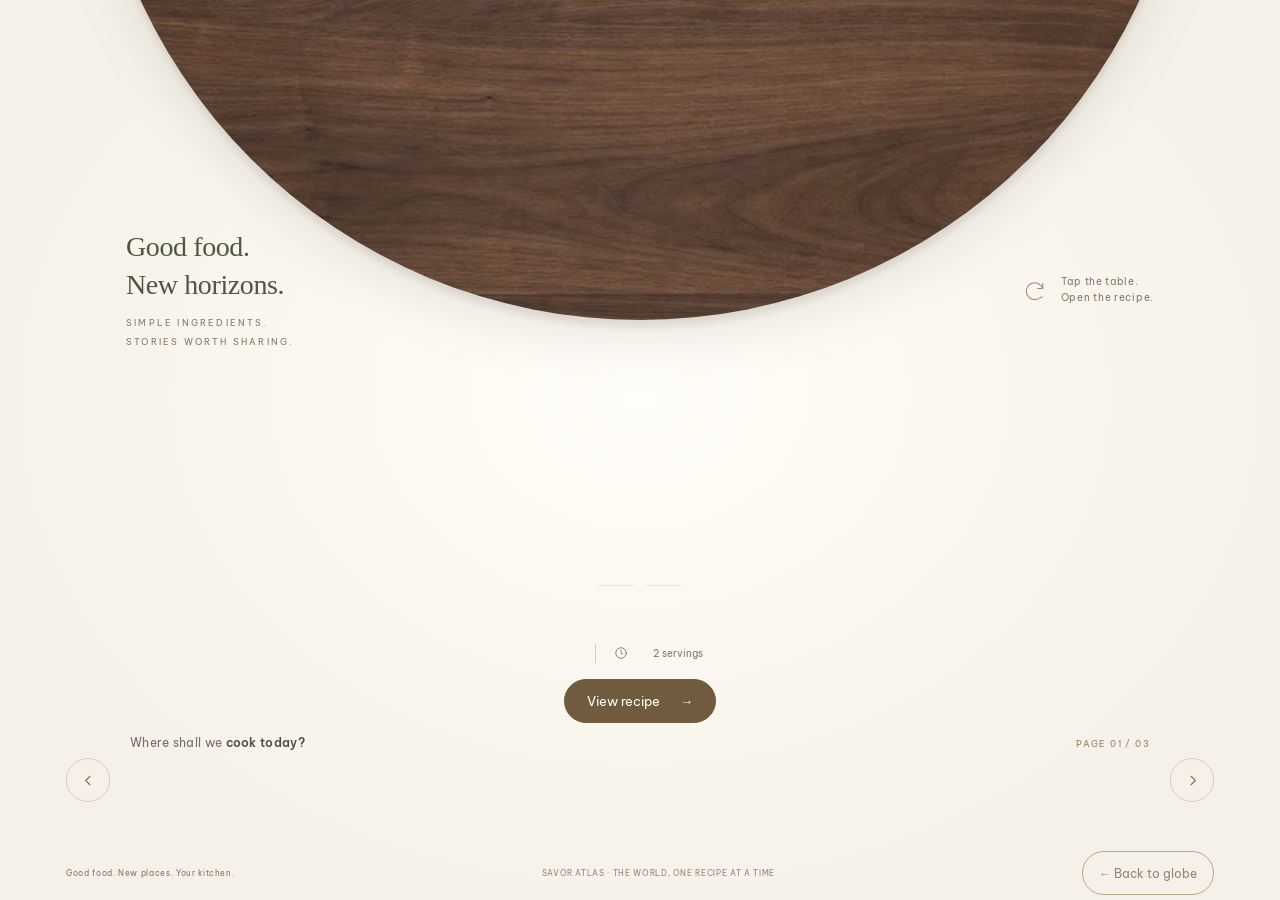
<file: savor-atlas/source/kitchen.template.html>
<!doctype html>
<html lang="en" data-table="walnut">
    <head>
        <meta charset="utf-8" />
        <meta name="viewport" content="width=device-width,initial-scale=1" />
        <meta name="theme-color" content="#f5f1e8" />
        <meta
            name="description"
            content="Explore iconic dishes from around the world, with measured ingredients and step-by-step cooking guides."
        />
        <title>Savor Atlas — Recipes from around the world</title>
        <script>/* MOTION_PREFERENCE */</script>
        <link rel="stylesheet" href="../assets/cooking/table-presets.css" />
        <link rel="stylesheet" href="../assets/cooking/table.css" />
    <link rel="stylesheet" href="../assets/cooking/cooking.css"><link rel="stylesheet" href="../assets/cooking/kitchen-layout.css"><link rel="stylesheet" href="../assets/cooking/cursors.css"><link rel="icon" href="../assets/cooking/favicon.svg" type="image/svg+xml"></head>
    <body>
        <main class="experience">
            <section
                class="stage"
                aria-label="Open the selected recipe"
                aria-haspopup="dialog"
                role="button"
                tabindex="0"
                id="stage"
            >
                <div class="table-wheel" id="wheel"><div class="table-surface"></div></div>
                <div class="table-caption">
                    <b>Good food.<br />New horizons.</b>Simple ingredients.<br />Stories worth sharing.
                </div>
                <div class="orbit-hint">
                    <img class="icon" src="../assets/cooking/icons/rotate.svg" alt="" aria-hidden="true" /><span>Tap the table.<br />Open the recipe.</span>
                </div>
            </section>
            <section class="details" id="details" aria-live="polite" aria-atomic="true">
                <div class="eyebrow" id="category"></div>
                <h1 id="dish-name"></h1>
                <p class="description" id="description"></p>
                <div class="dish-meta">
                    <span class="price" id="price"></span><span class="meta-divider"></span
                    ><span class="preparation"
                        ><img class="icon" src="../assets/cooking/icons/clock.svg" alt="" aria-hidden="true" /><span id="time"></span></span
                    ><span class="preparation">2 servings</span>
                </div>
                <div class="ingredient-tags" id="tags"></div>
                <button class="view-recipe-button" id="view-recipe" type="button">View recipe <span aria-hidden="true">→</span></button>
            </section>
            <section class="menu-section" id="recipe-menu" aria-label="Choose a recipe">
                <div class="menu-heading">
                    <h2>Where shall we <b>cook today?</b></h2>
                    <span class="menu-counter" id="counter" aria-live="polite">PAGE 01 / 03</span>
                </div>
                <div class="carousel">
                    <button class="arrow-button" id="previous" aria-label="Previous recipe page">
                        <img class="icon" src="../assets/cooking/icons/chevron-left.svg" alt="" aria-hidden="true" />
                    </button>
                    <div class="menu-track" id="menu-track" aria-label="Recipe collection"></div>
                    <button class="arrow-button" id="next" aria-label="Next recipe page">
                        <img class="icon" src="../assets/cooking/icons/chevron-right.svg" alt="" aria-hidden="true" />
                    </button>
                </div>
                <div class="pager" id="pager" aria-label="Choose recipe page"></div>
            </section>
        </main>

        <footer class="kitchen-footer">
            <span class="footer-mark">Good food. New places. Your kitchen.</span
            ><span>SAVOR ATLAS · THE WORLD, ONE RECIPE AT A TIME</span>
            <button class="back-to-sphere" id="backToSphere" type="button">← Back to globe</button>
        </footer>

        <dialog class="dish-dialog" id="dish-dialog" aria-labelledby="modal-name" tabindex="-1">
            <div class="flying-plate" id="flying-plate" aria-hidden="true">
                <img alt="" /><span class="plate-solid"></span>
            </div>
            <span class="sr-only" id="detail-status" role="status"></span>
            <article class="detail-panel" id="detail-panel" hidden>
                <div class="recipe-top"><span>SAVOR ATLAS / THE RECIPE</span><button type="button" class="dialog-close" aria-label="Close recipe">×</button></div>
                <div class="recipe-scroll" id="recipe-scroll">
                <div class="detail-kicker" id="modal-category"></div>
                <h2 id="modal-name"></h2>
                <p class="detail-copy" id="modal-description"></p>
                <section class="detail-section">
                    <h3 id="ingredients-heading">At the heart of the dish</h3>
                    <ul class="detail-ingredients" id="modal-ingredients" aria-labelledby="ingredients-heading"></ul>
                </section>
                <section class="detail-section recipe-preparation">
                    <div class="ingredients-heading"><h3>Gather your ingredients</h3><label>Servings <select id="servings" aria-label="Number of servings"><option value="1">1 person</option><option value="2" selected>2 people</option><option value="4">4 people</option></select></label></div>
                    <p class="recipe-help">Check off ingredients as you prepare them. 1 tbsp = 15 ml; 1 tsp = 5 ml. Amounts scale with servings; cooking times do not.</p>
                    <ul class="ingredient-checklist" id="recipe-ingredients"></ul>
                </section>
                <section class="detail-section" id="cooking-guide"><h3>Let’s cook, step by step</h3><ol class="recipe-steps" id="recipe-steps"></ol><p id="cooking-status" role="status" aria-live="polite"></p></section>
                <aside class="recipe-tip"><h3>A little kitchen wisdom</h3><p id="recipe-tip"></p></aside>
                <p id="recipe-safety" class="recipe-safety"></p><a id="safety-source" class="safety-source" target="_blank" rel="noopener noreferrer">Safe cooking temperatures — USDA FSIS ↗</a>
                <div class="detail-facts">
                    <div><small>Total time</small><strong id="modal-time"></strong></div>
                    <div><small>Servings</small><strong id="modal-servings">2 servings</strong></div>
                </div>
                </div>
                <div class="detail-bottom">
                    <div class="cooking-controls" id="cooking-controls" hidden><button type="button" id="previous-step">← Previous</button><span id="step-count"></span><button type="button" id="next-step">Done, next →</button></div>
                    <div class="cooking-actionline" id="cooking-actionline">
                    <div>
                        <span class="detail-price-label">Ready in</span>
                        <div class="detail-price" id="modal-price"></div>
                    </div>
<button type="button" class="order-button" id="start-cooking">Start cooking <span aria-hidden="true">→</span></button>
                    </div>
                </div>
            </article>
        </dialog>

<script>/* RECIPE_DATA */
/* TABLE_APP */</script>
    </body>
</html>
</file>
<file: savor-atlas/assets/cooking/cursors.css>
/* Native cursors stay in sync with the mouse without a JavaScript follower. */
@media (any-hover:hover) and (any-pointer:fine) and (forced-colors:none){
  :root{
    --cursor-chef-hat:url("icons/cursor-chef-hat.svg") 16 3,default;
    --cursor-action:url("icons/cursor-chef-hat-action.svg") 16 3,pointer;
    --cursor-drag:url("icons/cursor-chef-hat-drag.svg") 16 3,grabbing;
  }
  html,body,body>#stage,.sphere-card,.sphere-card figure{cursor:var(--cursor-chef-hat)}
  a[href],button:not(:disabled),summary,select:not(:disabled),input[type="checkbox"]:not(:disabled),.ingredient-checklist label,.stage[role="button"],.plate-position,.plate-position img{cursor:var(--cursor-action)}
  body>#stage.dragging,body>#stage.dragging *{cursor:var(--cursor-drag)}
  input:not([type="checkbox"]):not([type="radio"]):not([type="range"]):not([type="button"]):not([type="submit"]),textarea,[contenteditable="true"]{cursor:text}
  button:disabled,select:disabled,input:disabled,[aria-disabled="true"]{cursor:not-allowed}
}
</file>
<file: savor-atlas/assets/cooking/table.css>
@font-face  {
  font-family: Be;
  src: url("fonts/BeVietnamPro-Regular.ttf");
  font-weight: 400;
  font-display: swap;
}

@font-face  {
  font-family: Be;
  src: url("fonts/BeVietnamPro-SemiBold.ttf");
  font-weight: 600;
  font-display: swap;
}

:root  {
  --table: 1100px;
  --center: -230px;
  --orbit: 430px;
  --plate: 350px;
  --duration: 1100ms;
  --paper: #f5f1e8;
  --ink: #30372f;
  --orange: #927044;
  --page-gutter: 5%;
  --menu-width: 1200px;
  --menu-inset: 86px;
  --caption-gutter: calc(max(0px, (100% - var(--menu-width)) / 2) + var(--menu-inset));
}

*  {
  box-sizing: border-box;
}

html  {
  scroll-behavior: smooth;
  scrollbar-gutter: stable;
}

body  {
  margin: 0px;
  color: var(--ink);
  font-family: Be, Arial, sans-serif;
  -webkit-font-smoothing: antialiased;
  background: radial-gradient(ellipse at 50% 44%, #fffdf7 0, var(--paper) 76%);
}

button  {
  -webkit-tap-highlight-color: transparent;
  font: inherit;
  color: inherit;
  cursor: pointer;
}

a  {
  -webkit-tap-highlight-color: transparent;
  color: inherit;
  text-decoration: none;
}

button:focus-visible  {
  outline: 3px solid var(--orange);
  outline-offset: 5px;
}

a:focus-visible  {
  outline: 3px solid var(--orange);
  outline-offset: 5px;
}

.site-header  {
  display: flex;
  align-items: center;
  justify-content: space-between;
  padding: 0 var(--page-gutter);
  position: relative;
  z-index: 4;
  height: 94px;
}

.brand  {
  display: inline-flex;
  align-items: center;
}

.header-note  {
  position: absolute;
  left: 50%;
  transform: translateX(-50%);
  white-space: nowrap;
  text-transform: uppercase;
  display: flex;
  align-items: center;
  color: rgb(131, 122, 105);
  font-size: 9px;
  letter-spacing: 3.1px;
  gap: 15px;
}

.header-note::before  {
  content: "";
  width: 24px;
  height: 1px;
  background: rgb(170, 146, 112);
}

.menu-link  {
  width: 44px;
  height: 44px;
  display: grid;
  place-items: center;
  border: 1px solid rgb(217, 206, 188);
  border-radius: 50%;
  background: transparent;
  transition: background 0.2s, border-color 0.2s, color 0.2s;
  color: rgb(112, 91, 62);
}

.menu-link .icon  {
  width: 20px;
  height: 20px;
}

.experience  {
  overflow: hidden;
  position: relative;
}

.stage  {
  height: 384px;
  position: relative;
  isolation: isolate;
  touch-action: pan-y;
}

.table-wheel  {
  width: var(--table);
  height: var(--table);
  position: absolute;
  left: calc(50% - var(--table)/2);
  top: calc(var(--center) - var(--table)/2);
  border-radius: 50%;
  transform: rotate(var(--rotation,0deg));
  will-change: transform;
  transition: transform var(--duration) cubic-bezier(.22,.7,.17,1),translate .6s cubic-bezier(.4,0,.2,1);
}

.plate-position  {
  position: absolute;
  width: var(--plate);
  height: var(--plate);
  left: calc(50% - var(--plate)/2);
  top: calc(50% - var(--plate)/2);
  transform: rotate(var(--angle)) translateY(var(--orbit));
  display: grid;
  place-items: center;
  cursor: pointer;
}

.plate-position img  {
  display: block;
  width: 100%;
  height: 100%;
  object-fit: contain;
  filter: drop-shadow(rgba(62, 44, 39, 0.19) 0px 16px 13px);
  user-select: none;
  -webkit-user-drag: none;
  transition: scale 0.3s cubic-bezier(0.2, 0.7, 0.2, 1);
}

.table-caption  {
  position: absolute;
  top: 182px;
  text-transform: uppercase;
  z-index: -1;
  left: var(--caption-gutter);
  color: rgb(129, 120, 103);
  font-size: 9px;
  letter-spacing: 2.2px;
  line-height: 2.1;
}

.table-caption b  {
  display: block;
  font-family: Georgia, serif;
  font-weight: 400;
  letter-spacing: -0.4px;
  text-transform: none;
  color: rgb(80, 85, 67);
  font-size: 31px;
  line-height: 1.55;
  margin-bottom: 16px;
}

.orbit-hint  {
  position: absolute;
  top: 216px;
  display: flex;
  align-items: center;
  gap: 13px;
  font-size: 10px;
  right: var(--caption-gutter);
  color: rgb(130, 121, 103);
  letter-spacing: 0.7px;
  line-height: 1.6;
}

.orbit-hint .icon  {
  height: 31px;
  width: 26px;
}

.details  {
  margin: 0px auto;
  text-align: center;
  position: relative;
  padding: 17px 24px 0px;
  max-width: 800px;
}

.eyebrow  {
  text-transform: uppercase;
  display: flex;
  justify-content: center;
  align-items: center;
  gap: 12px;
  color: rgb(146, 112, 68);
  font-size: 9px;
  font-weight: 400;
  letter-spacing: 3px;
}

.eyebrow::before  {
  content: "";
  height: 1px;
  width: 35px;
  background: rgba(180, 154, 114, 0.247);
}

.eyebrow::after  {
  content: "";
  height: 1px;
  width: 35px;
  background: rgba(180, 154, 114, 0.247);
}

h1  {
  font-family: Georgia, "Times New Roman", serif;
  font-weight: 400;
  font-size: 62px;
  letter-spacing: -1.9px;
  margin: 16px 0px 14px;
  line-height: 1.12;
}

.description  {
  margin: 0px auto;
  min-height: 47px;
  color: rgb(119, 117, 103);
  max-width: 550px;
  font-size: 12px;
  line-height: 1.9;
}

.dish-meta  {
  display: flex;
  justify-content: center;
  align-items: center;
  margin-top: 19px;
  gap: 22px;
}

.price small  {
  font-weight: 400;
  letter-spacing: 0px;
  font-family: Be, sans-serif;
  font-size: 11px;
}

.meta-divider  {
  width: 1px;
  background: rgb(217, 206, 186);
  height: 20px;
}

.preparation  {
  display: flex;
  align-items: center;
  gap: 7px;
  color: rgb(130, 123, 110);
  font-size: 10px;
}

.preparation .icon  {
  width: 14px;
  height: 14px;
}

.ingredient-tags  {
  display: flex;
  justify-content: center;
  flex-wrap: wrap;
  margin-top: 13px;
  gap: 0px;
}

.details.changing  {
  animation: 0.48s ease 0s 1 normal both running reveal;
}

.menu-section  {
  padding: 38px 26px 0px;
  margin: 0px auto;
  max-width: var(--menu-width);
}

.menu-heading  {
  display: flex;
  justify-content: space-between;
  align-items: center;
  margin: 0px 58px 13px;
}

.menu-heading h2  {
  font-weight: 400;
  margin: 0px;
  color: rgb(116, 111, 97);
  font-size: 10px;
  letter-spacing: 0.3px;
}

.menu-heading h2 b  {
  font-weight: 600;
  color: rgb(81, 77, 64);
}

.menu-counter  {
  font-variant-numeric: tabular-nums;
  color: rgb(139, 128, 108);
  font-size: 9px;
  letter-spacing: 1.4px;
}

.carousel  {
  display: grid;
  grid-template-columns: 40px minmax(0px, 1fr) 40px;
  align-items: center;
  gap: 18px;
}

.arrow-button  {
  border: 1px solid rgb(216, 205, 187);
  border-radius: 50%;
  background: transparent;
  width: 40px;
  height: 40px;
  display: grid;
  place-items: center;
  transition: 0.2s;
  color: rgb(141, 114, 76);
}

.arrow-button:hover  {
  color: white;
  background: rgb(112, 91, 62);
  border-color: rgb(112, 91, 62);
}

.arrow-button .icon  {
  width: 17px;
  height: 17px;
}

.menu-track  {
  padding: 7px 2px 11px;
  display: grid;
  grid-template-columns: repeat(4, minmax(0px, 1fr));
  overflow: visible;
  gap: 14px;
}

.dish-card  {
  min-width: 0px;
  display: flex;
  align-items: center;
  text-align: left;
  position: relative;
  transition: border-color 0.25s, background 0.25s, transform 0.25s;
  width: 100%;
  min-height: 108px;
  padding: 11px 13px;
  gap: 13px;
  border: 1px solid rgb(226, 219, 206);
  border-radius: 5px;
  background: rgba(255, 253, 247, 0.36);
}

.dish-card img  {
  object-fit: contain;
  flex: 0 0 auto;
  width: 76px;
  height: 76px;
  filter: drop-shadow(rgba(72, 51, 33, 0.086) 0px 4px 4px);
}

.dish-card strong  {
  display: block;
  font-family: Georgia, serif;
  font-size: 16px;
  line-height: 1.4;
  font-weight: 400;
  color: rgb(62, 67, 55);
}

.card-price  {
  display: block;
  margin-top: 7px;
  color: rgb(139, 120, 91);
  font-size: 10px;
  letter-spacing: 0.25px;
}

.pager  {
  display: flex;
  align-items: center;
  justify-content: center;
  margin: 15px 0px 0px;
  gap: 12px;
}

footer  {
  display: flex;
  justify-content: space-between;
  padding: 26px 84px 25px;
  margin: auto;
  max-width: 1200px;
  color: rgb(144, 135, 117);
  font-size: 8px;
  letter-spacing: 0.65px;
}

.icon {
  display: block;
  flex-shrink: 0;
}

.menu-link:hover .icon,
.arrow-button:hover .icon {
  filter: brightness(0) invert(1);
}

.sr-only  {
  position: absolute;
  width: 1px;
  height: 1px;
  clip-path: inset(50%);
  overflow: hidden;
  white-space: nowrap;
}

.menu-track.is-paging  {
  position: relative;
  overflow: hidden;
  pointer-events: none;
}

.menu-outgoing  {
  position: absolute;
  inset: 0px;
  display: grid;
  pointer-events: none;
}

.pager button  {
  border: 0px;
  padding: 0px;
  width: 5px;
  border-radius: 4px;
  position: relative;
  transition: 0.3s;
  height: 3px;
  background: rgb(217, 208, 192);
}

.pager button::before  {
  content: "";
  position: absolute;
  inset: -9px -3px;
}

.pager button.active  {
  width: 22px;
  background: rgb(164, 133, 84);
}

.stage[role="button"]:focus  {
  outline: none;
}

html[data-input="keyboard"] .stage[role="button"]:focus-visible  {
  outline: 2px solid var(--orange);
  outline-offset: -6px;
  border-radius: 16px;
}

.table-surface  {
  cursor: pointer;
}

body.dish-open .table-wheel  {
  translate: 0px -540px;
}

.plate-position img.lifted  {
  visibility: hidden;
}

.dish-dialog  {
  position: fixed;
  inset: 0px;
  margin: 0px;
  border: 0px;
  padding: 20px;
  width: 100%;
  height: 100dvh;
  max-width: none;
  max-height: none;
  background: transparent;
  color: var(--ink);
  overflow: auto;
}

.dish-dialog::backdrop  {
  background: rgba(40, 51, 38, 0.4);
  backdrop-filter: blur(5px);
  animation: 0.35s ease 0s 1 normal both running backdrop-in;
}

.dish-dialog.returning::backdrop  {
  animation: 0.58s ease 0.42s 1 normal both running backdrop-out;
}

.dish-dialog[open]  {
  display: flex;
  align-items: center;
  justify-content: center;
}

.flying-plate  {
  position: fixed;
  z-index: 2;
  pointer-events: none;
  will-change: transform;
}

.flying-plate img  {
  position: relative;
  z-index: 1;
  display: block;
  width: 100%;
  height: 100%;
  object-fit: contain;
  filter: drop-shadow(rgba(37, 50, 32, 0.19) 0px 24px 22px);
}

.plate-solid  {
  position: absolute;
  left: 50%;
  top: 50%;
  width: 92%;
  height: 92%;
  transform: translate(-50%, -50%);
  border-radius: 50%;
  opacity: 0;
  background: rgb(253, 250, 243);
}

.detail-panel  {
  position: relative;
  width: min(580px, 100%);
  max-height: calc(100dvh - 40px);
  overflow: auto;
  border: 1px solid rgb(228, 221, 207);
  box-shadow: rgba(19, 33, 20, 0.165) 0px 30px 100px;
  padding: 42px;
  outline: none;
  background: rgb(253, 250, 243);
  border-radius: 20px;
}

.detail-panel.forming  {
  overflow: hidden;
}

.detail-panel.forming > *  {
  opacity: 0;
}

.dialog-close  {
  width: 36px;
  height: 36px;
  border: 1px solid rgb(223, 212, 191);
  border-radius: 50%;
  display: grid;
  place-items: center;
  font-size: 24px;
  line-height: 1;
  transition: background 0.2s, color 0.2s;
  background: rgb(248, 243, 232);
  color: rgb(137, 112, 76);
}

.dialog-close:hover  {
  background: var(--ink);
  color: white;
}

.detail-panel > .dialog-close  {
  position: absolute;
  z-index: 2;
  top: 18px;
  right: 18px;
}

.detail-kicker  {
  font-size: 9px;
  text-transform: uppercase;
  padding-right: 24px;
  color: rgb(146, 112, 68);
  font-weight: 400;
  letter-spacing: 2px;
}

.detail-panel h2  {
  font-family: Georgia, serif;
  font-weight: 400;
  letter-spacing: -1.2px;
  line-height: 1.18;
  margin: 18px 0px 17px;
  font-size: 43px;
  color: rgb(48, 55, 47);
}

.detail-copy  {
  font-size: 14px;
  line-height: 1.85;
  margin: 0px;
  color: rgb(121, 117, 102);
}

.detail-section  {
  margin-top: 28px;
  padding-top: 23px;
  border-top: 1px solid rgb(225, 217, 201);
  border-right-color: rgb(225, 217, 201);
  border-bottom-color: rgb(225, 217, 201);
  border-left-color: rgb(225, 217, 201);
}

.detail-section h3  {
  font-size: 11px;
  font-weight: 600;
  margin: 0px 0px 13px;
}

.detail-ingredients  {
  display: grid;
  grid-template-columns: repeat(2, minmax(0px, 1fr));
  gap: 10px;
  list-style: none;
  padding: 0px;
  margin: 0px;
}

.ingredient-item  {
  display: flex;
  align-items: center;
  gap: 12px;
  padding: 8px;
  border: 1px solid rgb(232, 224, 209);
  min-width: 0px;
  background: rgb(246, 242, 233);
  border-radius: 9px;
}

.ingredient-photo  {
  display: block;
  flex: 0 0 auto;
  width: 60px;
  height: 60px;
  border-radius: 10px;
  background-color: rgb(245, 243, 236);
  background-image: url("ingredients-atlas.webp");
  background-size: 500% 400%;
  background-position: var(--ingredient-x) var(--ingredient-y);
}

.ingredient-name  {
  font-size: 12px;
  font-weight: 600;
  line-height: 1.6;
  color: rgb(101, 93, 75);
}

.detail-facts  {
  display: grid;
  grid-template-columns: 1fr 1fr;
  gap: 14px;
  margin-top: 27px;
}

.detail-facts div  {
  padding: 16px;
  background: rgb(238, 232, 220);
  border-radius: 9px;
}

.detail-facts small  {
  font-size: 10px;
  display: block;
  margin-bottom: 6px;
  color: rgb(139, 128, 107);
}

.detail-facts strong  {
  font-size: 14px;
  font-weight: 600;
}

.detail-bottom  {
  display: flex;
  align-items: center;
  justify-content: space-between;
  gap: 18px;
  margin-top: 27px;
  padding-top: 22px;
  border-top: 1px solid rgb(225, 217, 201);
  border-right-color: rgb(225, 217, 201);
  border-bottom-color: rgb(225, 217, 201);
  border-left-color: rgb(225, 217, 201);
}

.detail-price-label  {
  display: block;
  font-size: 10px;
  letter-spacing: 0.4px;
  margin-bottom: 5px;
  color: rgb(139, 128, 107);
}

.order-button  {
  display: inline-flex;
  align-items: center;
  justify-content: center;
  gap: 10px;
  min-height: 48px;
  padding: 13px 23px;
  border: 1px solid rgb(128, 98, 61);
  color: rgb(255, 253, 248);
  font-size: 13px;
  font-weight: 600;
  white-space: nowrap;
  transition: background 0.2s, box-shadow 0.2s, transform 0.2s;
  background: rgb(128, 98, 61);
  border-radius: 9px;
}

.order-button .icon  {
  width: 18px;
  height: 18px;
}

.order-button:active  {
  transform: translateY(1px);
}

.detail-price  {
  white-space: nowrap;
  flex-shrink: 0;
  font-size: 26px;
  font-weight: 600;
  letter-spacing: -0.8px;
}

.detail-price small  {
  font-size: 14px;
  font-weight: 400;
}

.menu-link:hover  {
  background: rgb(112, 91, 62);
  border-color: rgb(112, 91, 62);
  color: rgb(255, 253, 247);
}

.price  {
  font-family: Georgia, serif;
  font-weight: 400;
  font-size: 25px;
  letter-spacing: -0.4px;
}

.ingredient-tags span  {
  padding: 0px 12px;
  color: rgb(139, 128, 109);
  font-size: 10px;
  line-height: 1.25;
}

.ingredient-tags span + span  {
  border-left: 1px solid rgb(216, 206, 188);
}

.dish-card:hover  {
  border-color: rgb(188, 163, 123);
  background: rgb(255, 253, 247);
  transform: translateY(-2px);
}

.dish-card[aria-pressed="true"]  {
  border-color: rgb(170, 138, 87);
  background: rgb(234, 225, 207);
}

.footer-mark  {
  color: rgb(130, 116, 95);
}

.order-button:hover  {
  background: rgb(98, 74, 45);
  border-color: rgb(98, 74, 45);
  box-shadow: rgba(112, 82, 50, 0.125) 0px 5px 14px;
}

.brand-logo  {
  display: block;
  width: 224px;
  height: 60px;
  object-fit: contain;
}

@media (min-width: 1600px)  {
  .stage  {
    height: 405px;
  }
  :root  {
    --plate: 375px;
    --orbit: 445px;
    --page-gutter: calc((100% - 1540px) / 2 + 5%);
  }
}

@media (max-width: 900px)  {
  .table-caption  {
    top: 206px;
  }
  .orbit-hint  {
    font-size: 9px;
  }
  .header-note  {
    display: none;
  }
  .menu-heading  {
    margin-left: 54px;
    margin-right: 54px;
  }
  .menu-section  {
    padding-left: 18px;
    padding-right: 18px;
  }
  .carousel  {
    gap: 12px;
  }
  footer  {
    padding-left: 72px;
    padding-right: 72px;
  }
  :root  {
    --menu-inset: 72px;
  }
}

@media (max-width: 600px)  {
  :root  {
    --table: 760px;
    --center: -200px;
    --orbit: 340px;
    --plate: 272px;
    --page-gutter: 22px;
  }
  .site-header  {
    padding: 0px 22px;
    height: 76px;
  }
  .stage  {
    height: 287px;
  }
  .table-caption  {
    display: none;
  }
  .orbit-hint  {
    display: none;
  }
  .description  {
    min-height: 60px;
    font-size: 12px;
  }
  .menu-section  {
    padding-left: 12px;
    padding-right: 12px;
    padding-top: 30px;
  }
  .menu-heading  {
    margin: 0px 38px 9px;
    gap: 12px;
  }
  .carousel  {
    grid-template-columns: 28px minmax(0px, 1fr) 28px;
    gap: 8px;
  }
  .arrow-button  {
    width: 28px;
    height: 36px;
    border-radius: 9px;
  }
  footer  {
    gap: 20px;
    padding: 24px 25px;
    font-size: 8px;
    letter-spacing: 0.2px;
  }
  .footer-mark  {
    max-width: 150px;
  }
  .menu-track  {
    grid-template-columns: repeat(2, minmax(0px, 1fr));
    gap: 10px;
  }
  .menu-heading h2  {
    max-width: 150px;
  }
  .menu-counter  {
    white-space: nowrap;
    font-size: 8px;
    letter-spacing: 0.6px;
  }
  body.dish-open .table-wheel  {
    translate: 0px -390px;
  }
  .dish-dialog  {
    padding: 18px;
  }
  .detail-panel  {
    padding: 32px 25px;
    max-height: calc(100dvh - 36px);
    border-radius: 18px;
  }
  .detail-panel h2  {
    margin-top: 20px;
    font-size: 34px;
  }
  .detail-copy  {
    font-size: 13px;
  }
  .detail-kicker  {
    font-size: 8px;
  }
  .detail-facts  {
    gap: 9px;
  }
  .detail-facts div  {
    padding: 13px;
  }
  .detail-section  {
    margin-top: 22px;
  }
  .detail-bottom  {
    margin-top: 22px;
  }
  .details  {
    padding: 14px 24px 0px;
  }
  .eyebrow  {
    font-size: 8px;
    letter-spacing: 1.8px;
    gap: 9px;
  }
  .eyebrow::before  {
    width: 18px;
  }
  .eyebrow::after  {
    width: 18px;
  }
  h1  {
    font-size: 42px;
    line-height: 1.15;
    letter-spacing: -1.3px;
    margin-top: 15px;
  }
  .dish-meta  {
    gap: 16px;
  }
  .ingredient-tags span  {
    padding-inline: 9px;
    font-size: 9px;
  }
  .dish-card  {
    min-height: 158px;
    flex-direction: column;
    text-align: center;
    padding: 10px 7px 13px;
    gap: 5px;
  }
  .dish-card img  {
    width: 76px;
    height: 76px;
  }
  .dish-card strong  {
    font-size: 15px;
  }
  .card-price  {
    margin-top: 5px;
  }
  .brand-logo  {
    width: 190px;
    height: auto;
  }
}

html[data-motion="reduced"] *,
html[data-motion="reduced"] *::before,
html[data-motion="reduced"] *::after {
  scroll-behavior: auto !important;
  animation: none !important;
  transition: none !important;
}
html[data-motion="reduced"] .dish-dialog::backdrop { animation: none; }

@media (min-width: 601px) and (max-width: 900px)  {
  .dish-card  {
    flex-direction: column;
    text-align: center;
  }
}

@media (hover: hover)  {
  .plate-position img:hover  {
    scale: 1.055;
  }
}

@media (max-width: 400px)  {
  .ingredient-item  {
    flex-direction: column;
    gap: 5px;
    text-align: center;
    padding: 9px 5px;
  }
  .ingredient-photo  {
    width: 68px;
    height: 68px;
  }
  .ingredient-name  {
    font-size: 11px;
  }
  .order-button  {
    padding: 12px 15px;
    gap: 8px;
  }
  .detail-bottom .detail-price  {
    font-size: 22px;
  }
}

@media (min-width: 601px) and (max-width: 1000px)  {
  .table-caption b  {
    font-size: 25px;
  }
  .dish-card  {
    flex-direction: column;
    text-align: center;
    padding: 10px;
    gap: 5px;
  }
  .dish-card img  {
    width: 68px;
    height: 68px;
  }
  .dish-card strong  {
    font-size: 15px;
  }
}

@keyframes reveal  {
  0%  {
    opacity: 0.2;
    transform: translateY(9px);
  }
  100%  {
    opacity: 1;
    transform: translateY(0px);
  }
}

@keyframes backdrop-in  {
  0%  {
    background: rgba(40, 51, 38, 0);
    backdrop-filter: blur(0px);
  }
  100%  {
    background: rgba(40, 51, 38, 0.4);
    backdrop-filter: blur(5px);
  }
}

@keyframes backdrop-out  {
  0%  {
    background: rgba(40, 51, 38, 0.4);
    backdrop-filter: blur(5px);
  }
  100%  {
    background: rgba(40, 51, 38, 0);
    backdrop-filter: blur(0px);
  }
}
</file>
<file: savor-atlas/assets/cooking/cooking.css>
.back-to-sphere{border:1px solid #b9a78c;background:transparent;border-radius:999px;min-height:44px;padding:10px 16px;font-size:12px;white-space:nowrap}.back-to-sphere:hover{background:#ebe2d3}.back-to-sphere:focus-visible{outline:2px solid #705b3e;outline-offset:4px}.brand-logo{max-width:190px}.detail-panel{max-height:calc(100dvh - 48px);overflow:auto;overscroll-behavior:contain;scroll-padding:24px}.detail-panel .dialog-close{position:sticky;top:0;float:right;z-index:5;background:#f5f1ef;border:1px solid #b9a78c}.detail-bottom{position:sticky;bottom:-1px;background:#fffdf8f5;backdrop-filter:blur(12px);margin:20px -24px -24px;padding:18px 24px;border-top:1px solid #d8cbb6;z-index:3}.ingredients-heading{display:flex;align-items:center;justify-content:space-between;gap:12px;flex-wrap:wrap}.ingredients-heading label{font-size:12px;color:#62594b;display:flex;align-items:center;gap:9px}.ingredients-heading select{min-height:44px;font:inherit;padding:8px;background:#fffdf8;border:1px solid #b9a78c;border-radius:7px;color:#30372f}.recipe-help{font-size:12px;color:#645e52;line-height:1.7}.ingredient-checklist{list-style:none;padding:0;margin:14px 0 0;display:grid;gap:0}.ingredient-checklist li+li{border-top:1px solid #e6dfd3}.ingredient-checklist label{display:flex;align-items:center;gap:12px;min-height:46px;padding:8px 0;font-size:14px;cursor:pointer}.ingredient-checklist input{accent-color:#526344;width:18px;height:18px;flex:none}.ingredient-checklist strong{margin-left:auto;font-weight:400;white-space:nowrap;color:#6d604a;font-size:12px}.ingredient-checklist label:has(input:checked) span{text-decoration:line-through;color:#7c7e72}.recipe-steps{list-style:none;counter-reset:recipe;display:grid;gap:12px;padding:0;margin:18px 0}.recipe-steps li{counter-increment:recipe;position:relative;padding:16px 18px 16px 52px;border:1px solid #e3d9c7;border-radius:12px;transition:background .2s,border-color .2s}.recipe-steps li::before{content:counter(recipe,decimal-leading-zero);position:absolute;left:14px;top:17px;font:14px Georgia,serif;color:#927044}.recipe-steps h4{font-size:14px;font-weight:600;margin:0 0 7px}.recipe-steps p{font-size:14px;line-height:1.85;margin:0;color:#545b4e}.recipe-steps li[aria-current=step]{background:#eef1e5;border-color:#7f8b6c;box-shadow:0 0 0 1px #7f8b6c20}.recipe-steps .step-done::before{content:'✓';color:#526344}.recipe-steps .step-done{border-color:#b9c5a9}.cooking-controls{display:flex;align-items:center;justify-content:space-between;gap:8px;position:sticky;bottom:82px;z-index:4;background:#f5f1e8f5;padding:10px;border:1px solid #d8cbb6;border-radius:12px;backdrop-filter:blur(8px)}.cooking-controls[hidden]{display:none}.cooking-controls button{min-height:44px;padding:9px 12px;background:#fffdf8;border:1px solid #b9a78c;border-radius:8px;font-size:12px}.cooking-controls button:last-child{background:#303d2d;color:#fffdf8;border-color:#303d2d}.cooking-controls button:disabled{opacity:.45;cursor:default}#step-count{font-size:12px;white-space:nowrap;color:#62594b}#cooking-status{font-size:13px;line-height:1.7;color:#495a3c;min-height:22px}.recipe-tip{background:#ede7d9;padding:18px;border-radius:10px;margin-top:22px}.recipe-tip h3{margin:0 0 8px;font-size:13px}.recipe-tip p,.recipe-safety{font-size:13px;line-height:1.8;margin:0;color:#5d5d50}.recipe-safety{margin-top:20px}.safety-source{display:inline-flex;align-items:center;min-height:44px;font-size:11px;text-decoration:underline;text-underline-offset:3px;color:#6b5a3f}.detail-price{font-size:25px}.detail-section{margin-top:24px}.detail-ingredients{margin-top:14px}.detail-copy{line-height:1.8}.order-button{white-space:nowrap;font-size:13px;min-height:46px}.recipe-preparation h3,#cooking-guide>h3{font-size:16px}.detail-facts{margin-top:24px}.card-price{font-variant-numeric:tabular-nums}
@media(max-width:600px){.site-header{height:76px}.header-note{display:none}.brand-logo{max-width:150px}.back-to-sphere{font-size:11px;padding:9px 12px}.detail-panel{max-height:calc(100dvh - 24px);padding:22px 18px}.detail-bottom{margin-left:-18px;margin-right:-18px;margin-bottom:-22px;padding:14px 18px}.ingredient-checklist label{gap:9px;font-size:13px}.ingredient-checklist strong{font-size:11px}.recipe-steps li{padding:14px 12px 14px 42px}.recipe-steps li::before{left:11px;top:15px;font-size:12px}.recipe-steps p{font-size:13px}.cooking-controls{padding:7px;bottom:76px;gap:5px}.cooking-controls button{padding:8px;font-size:11px}.detail-price{font-size:22px}}
html[data-motion="reduced"] .recipe-steps li{transition:none}

/* Keep the recipe scroll and its action bar separate so neither obscures text. */
.detail-panel{display:flex;flex-direction:column;overflow:hidden;padding:0;max-height:calc(100dvh - 40px)}
.recipe-scroll{min-height:0;overflow:auto;overscroll-behavior:contain;scroll-padding:24px;padding:42px 42px 26px}
.detail-panel>.dialog-close{position:absolute;top:18px;right:18px;float:none;width:44px;height:44px;background:#fdfaf3;z-index:6}
.detail-kicker{padding-right:44px}.detail-panel h2{padding-right:18px}
.detail-bottom{position:relative;bottom:auto;flex:none;margin:0;padding:18px 42px;background:#fdfaf3;border-top:1px solid #d8cbb6}
.cooking-controls{position:relative;bottom:auto}
@media(max-width:600px){.detail-panel{padding:0;max-height:calc(100dvh - 24px)}.recipe-scroll{padding:28px 20px 22px}.detail-panel>.dialog-close{top:12px;right:12px}.detail-bottom{margin:0;padding:14px 20px}.detail-panel h2{font-size:32px;letter-spacing:-.6px}.detail-kicker{padding-right:48px}}

.recipe-top{display:flex;align-items:center;justify-content:space-between;gap:12px;flex:none;min-height:62px;padding:9px 18px 9px 28px;border-bottom:1px solid #e7dfd2;background:#fdfaf3;z-index:6}
.recipe-top>span{font-size:10px;letter-spacing:.15em;color:#786246}
.recipe-top>.dialog-close{position:static;float:none;width:44px;height:44px;background:#fdfaf3}
.recipe-scroll{padding-top:24px}.detail-kicker{padding-right:0}.detail-panel h2{padding-right:0}
.detail-bottom{display:block}.cooking-actionline{display:flex;align-items:center;justify-content:space-between;gap:18px;width:100%}
.cooking-controls{position:static;border:0;margin:0;padding:0;background:none;backdrop-filter:none;gap:8px}
@media(max-width:600px){.recipe-top{padding:7px 12px 7px 20px;min-height:58px}.recipe-scroll{padding-top:20px}.recipe-top>span{font-size:9px;letter-spacing:.1em}.cooking-controls{padding:0;gap:6px}}

[hidden]{display:none!important}
.kitchen-actions{display:flex;align-items:center;gap:8px}.motion-toggle{display:inline-flex;align-items:center;justify-content:center;gap:8px;min-width:44px;min-height:44px;border:1px solid #b9a78c;border-radius:999px;padding:10px 13px;background:transparent;font-size:11px;white-space:nowrap}.motion-toggle svg{flex:none}.motion-toggle[aria-pressed=true]{background:#e6eadb;border-color:#8f9b7b;color:#3d4b31}.motion-toggle:hover{border-color:#705b3e}.motion-toggle:focus-visible{outline:2px solid #705b3e;outline-offset:3px}
@media(max-width:1050px){.header-note{display:none}}
@media(max-width:600px){.motion-toggle{width:44px;padding:10px}.motion-toggle [data-motion-label]{display:none}}

.ingredient-photo--world{background-image:url("ingredients-world-atlas.webp")}
.ingredient-photo.ingredient-initial{display:grid;place-items:center;background-image:none;background-color:#e9eadf;color:#5b674a;font:400 22px Georgia,serif;letter-spacing:.04em}
.card-price{line-height:1.6}.dish-card strong{overflow-wrap:anywhere}
.kitchen-footer{align-items:center;gap:20px}
@media(max-width:600px){.kitchen-footer{display:grid;grid-template-columns:minmax(0,1fr) auto;gap:6px 12px}.kitchen-footer .back-to-sphere{grid-column:2;grid-row:1 / 3}}

/* Keep recipe navigation reachable and the photographs intact on touch screens. */
.site-header{position:sticky;top:0;background:#f5f1e8f5;backdrop-filter:blur(10px)}
.view-recipe-button{display:inline-flex;align-items:center;justify-content:center;gap:20px;min-height:48px;margin-top:22px;padding:12px 24px;border:1px solid #705b3e;border-radius:999px;background:#705b3e;color:#fffdf8;font-size:14px}
.view-recipe-button:hover{background:#59462e}.view-recipe-button:active{transform:translateY(1px)}
.arrow-button{width:44px;height:44px}.carousel{grid-template-columns:44px minmax(0,1fr) 44px}
.pager{gap:8px;margin-top:4px}.pager button,.pager button.active{width:44px;height:44px;background:none;border-radius:50%}
.pager button::before{inset:auto;left:50%;top:50%;width:7px;height:4px;border-radius:4px;background:#c4b59a;transform:translate(-50%,-50%)}
.pager button.active::before{width:22px;background:#927044}
.dish-card strong{overflow-wrap:normal;text-wrap:balance}.dish-card:active{background:#e9dfcb}
@media(max-width:600px){
 :root{--table:700px;--center:-190px;--orbit:310px;--plate:clamp(192px,62vw,248px);--duration:650ms}
 html{scrollbar-gutter:auto}.site-header{height:auto;min-height:72px;padding:calc(12px + env(safe-area-inset-top,0px)) 12px 12px;gap:8px}
 .site-header .brand{flex-shrink:0}.brand-logo{width:clamp(112px,35vw,150px);max-width:150px;height:auto}
 .kitchen-actions{gap:8px}.back-to-sphere{padding:10px 12px;font-size:11px}
 .stage{height:250px}.details{padding:8px 20px 0}.details h1{font-size:clamp(34px,9vw,42px);text-wrap:balance;margin:12px 0}
 .description{font-size:14px;line-height:1.75;min-height:0;max-width:440px}.dish-meta{gap:12px;margin-top:16px}.preparation{font-size:11px}
 .ingredient-tags{margin-top:10px}.ingredient-tags span{font-size:10px}.view-recipe-button{margin-top:18px}
 .menu-section{position:relative;padding:28px 16px 0}.menu-heading{display:flex;align-items:flex-start;flex-direction:column;gap:6px;margin:0 108px 14px 0}
 .menu-heading h2{font-size:13px;line-height:1.5;max-width:none}.menu-counter{font-size:10px;letter-spacing:.4px}
 .carousel{display:block}.carousel>.arrow-button{position:absolute;top:30px;right:16px;width:44px;height:44px;border-radius:50%}
 .carousel>#previous{right:68px}.menu-track{grid-template-columns:repeat(2,minmax(0,1fr));gap:12px;padding:0}
 .dish-card{padding:12px 8px;gap:8px;min-height:176px;border-radius:12px}.dish-card img{width:96px;height:96px}.dish-card strong{font-size:16px}.card-price{font-size:11px}
 footer{padding:12px 20px calc(20px + env(safe-area-inset-bottom,0px));line-height:1.7}
 .dish-dialog{padding:12px}.detail-panel{max-height:calc(100dvh - 24px - env(safe-area-inset-top,0px) - env(safe-area-inset-bottom,0px))}
 .ingredients-heading select{font-size:16px}.detail-copy,.recipe-steps p{font-size:15px;line-height:1.75}.recipe-help{font-size:13px}
 .ingredient-checklist label{font-size:14px;min-height:48px}.ingredient-checklist label>span{min-width:0}.ingredient-checklist strong{font-size:12px}
 .ingredient-name{font-size:12px}.recipe-top>span{font-size:10px}.recipe-steps h4{font-size:15px}.recipe-tip p,.recipe-safety{font-size:14px}
 .detail-bottom{padding-bottom:calc(14px + env(safe-area-inset-bottom,0px))}.cooking-controls{gap:8px}.cooking-controls button{font-size:12px;min-height:48px}
 .dish-dialog.returning::backdrop{animation-duration:.348s;animation-delay:.252s}
}
</file>
<file: savor-atlas/assets/cooking/kitchen-layout.css>
/* The collection fills one viewport; long recipe instructions scroll in their dialog. */
html{overflow:hidden;scrollbar-gutter:auto}
body{height:100dvh;min-height:0;overflow:hidden;display:flex;flex-direction:column}
.experience{flex:1;min-height:0;width:100%;display:grid;grid-template-columns:minmax(0,1fr);grid-template-rows:minmax(100px,1fr) auto auto}
.stage{height:auto;min-height:0}
.table-caption,.orbit-hint{top:50%;transform:translateY(-50%)}
.compact-table .table-caption,.compact-table .orbit-hint{display:none}
.table-caption b{font-size:28px;line-height:1.35;margin-bottom:10px}
.details{width:min(800px,100%);padding:4px 24px 0}
.details h1{font-size:clamp(34px,5.4vh,52px);line-height:1.08;margin:8px 0;text-wrap:balance}
.description{font-size:13px;line-height:1.6;min-height:3.2em;max-width:650px}
.dish-meta{margin-top:8px;gap:18px}.price{font-size:26px;line-height:1.2}
.ingredient-tags{margin-top:6px}.view-recipe-button{min-height:44px;margin-top:10px;padding:8px 22px;font-size:13px}
.menu-section{width:min(1200px,100%);padding:12px 26px 0}
.menu-heading{margin:0 64px 6px}.menu-heading h2{font-size:12px;line-height:1.4}
.menu-track{padding:4px 2px 8px;gap:12px}.dish-card{min-height:80px;flex-direction:row;text-align:left;padding:8px 10px;gap:8px}
.dish-card>span{min-width:0}.dish-card img{width:62px;height:62px}.dish-card strong{font-size:15px;line-height:1.25}
.card-price{font-size:10px;line-height:1.5;margin-top:4px}.pager{margin:0;height:44px}
.kitchen-footer{flex:none;width:min(1200px,100%);min-height:54px;margin:0 auto;padding:5px 26px;gap:16px}
@media(min-width:601px) and (max-width:1000px){
 .dish-card{flex-direction:column;text-align:center;min-height:112px;padding:6px;gap:4px}
 .dish-card img{width:44px;height:44px}.dish-card strong{font-size:13px}
}
@media(max-width:600px){
 .experience{grid-template-rows:minmax(70px,1fr) auto auto}
 .table-caption,.orbit-hint{display:none}
 .details{padding:0 14px}.details h1{font-size:clamp(26px,3.7vh,32px);margin:6px 0}
 .eyebrow{font-size:8px;letter-spacing:1.4px;line-height:1.4}
 .description{font-size:clamp(12px,1.6vh,14px);line-height:1.45;min-height:5.8em}
 .dish-meta{margin-top:6px;gap:10px}.price{font-size:22px}.preparation{font-size:10px}
 .ingredient-tags{display:none}.view-recipe-button{margin-top:8px;padding:8px 18px}
 .menu-section{padding:6px 12px 0}
 .menu-heading{min-height:44px;margin:0 108px 6px 0;gap:3px;justify-content:center}
 .menu-heading h2{font-size:12px;line-height:1.3}.menu-counter{font-size:9px}
 .carousel>.arrow-button{top:6px;right:12px}.carousel>#previous{right:64px}
 .menu-track{padding:0;gap:8px}.dish-card{min-height:58px;padding:6px;gap:6px;border-radius:9px}
 .dish-card img{width:44px;height:44px}.dish-card strong{font-size:12px;line-height:1.25}.card-price{font-size:9.5px;margin-top:3px}
 .pager{position:fixed;left:8px;bottom:4px;height:44px;z-index:2}
 .kitchen-footer{display:flex;justify-content:flex-end;min-height:52px;padding:4px 12px}
 .kitchen-footer>span{display:none}.kitchen-footer .back-to-sphere{margin-left:auto}
}
@media(min-width:601px) and (max-height:520px){
 .experience{grid-template-columns:minmax(0,1fr) minmax(0,1fr);grid-template-rows:minmax(70px,1fr) auto;column-gap:20px;padding:0 20px}
 .stage{grid-column:1;grid-row:1}.table-caption,.orbit-hint{display:none}
 .details{grid-column:1;grid-row:2;width:100%;padding:0}.details h1{font-size:27px;margin:6px 0}
 .description{font-size:12px;line-height:1.4;min-height:4.2em}.eyebrow{font-size:8px;letter-spacing:1px}
 .dish-meta{margin-top:6px;gap:12px}.price{font-size:22px}.ingredient-tags{display:none}.view-recipe-button{margin-top:8px}
 .menu-section{grid-column:2;grid-row:1 / 3;align-self:center;position:relative;width:100%;padding:0}
 .menu-heading{min-height:44px;display:flex;align-items:flex-start;flex-direction:column;justify-content:center;margin:0 108px 8px 0;gap:4px}
 .menu-heading h2{font-size:12px}.carousel{display:block}.carousel>.arrow-button{position:absolute;top:0;right:0}.carousel>#previous{right:52px}
 .menu-track{grid-template-columns:repeat(2,minmax(0,1fr));padding:0;gap:8px}
 .dish-card{min-height:68px;flex-direction:row;text-align:left;padding:6px;gap:6px}.dish-card img{width:44px;height:44px}.dish-card strong{font-size:13px}
 .pager{position:fixed;left:8px;bottom:4px;z-index:2}
 .kitchen-footer{justify-content:flex-end;min-height:52px;padding:4px 12px}.kitchen-footer>span{display:none}
}
</file>
<file: savor-atlas/assets/cooking/table-presets.css>
.table-surface  {
  position: absolute;
  inset: 0;
  border-radius: 50%;
  background: radial-gradient(circle,#d1ba8f,#9f7a48);
  filter: drop-shadow(0 7px 3px #79684920) drop-shadow(0 15px 22px #3e352617);
}

html[data-table="walnut"] .table-surface  {
  background-image: url('table-walnut.webp');
  /* Sample the interior wood grain; the source photograph has its own rim. */
  background-size: 140% 140%;
  background-position: center;
  background-repeat: no-repeat;
  filter: saturate(.82) brightness(.94) drop-shadow(0 7px 3px #38271918) drop-shadow(0 17px 25px #3e35261a);
}

html[data-table="original"] .table-surface  {
  background: radial-gradient(ellipse at 50% 44%, #ffffff28 0, transparent 62%),
    repeating-linear-gradient(92deg, #bda57e09 0 2px, #fff5df12 2px 5px, transparent 5px 11px),
    repeating-linear-gradient(88deg, transparent 0 66px, #a28c6420 67px, #fff3dc30 68px, transparent 69px 150px),
    radial-gradient(circle at 45% 38%, #eae0ca, #ded0b3 66%, #d1bc98 98%);
  border: 2px solid #eaddc5;
  box-shadow: inset 0 0 0 12px #ffffff19, inset 0 0 0 14px #ab947517,
    0 10px 0 #beab8c, 0 16px 30px #4a38231c;
  filter: none;
}

html[data-table="original"] .table-surface::after  {
  content: '';
  position: absolute;
  inset: 33px;
  border: 1px solid #b29d791c;
  border-radius: 50%;
}
</file>
